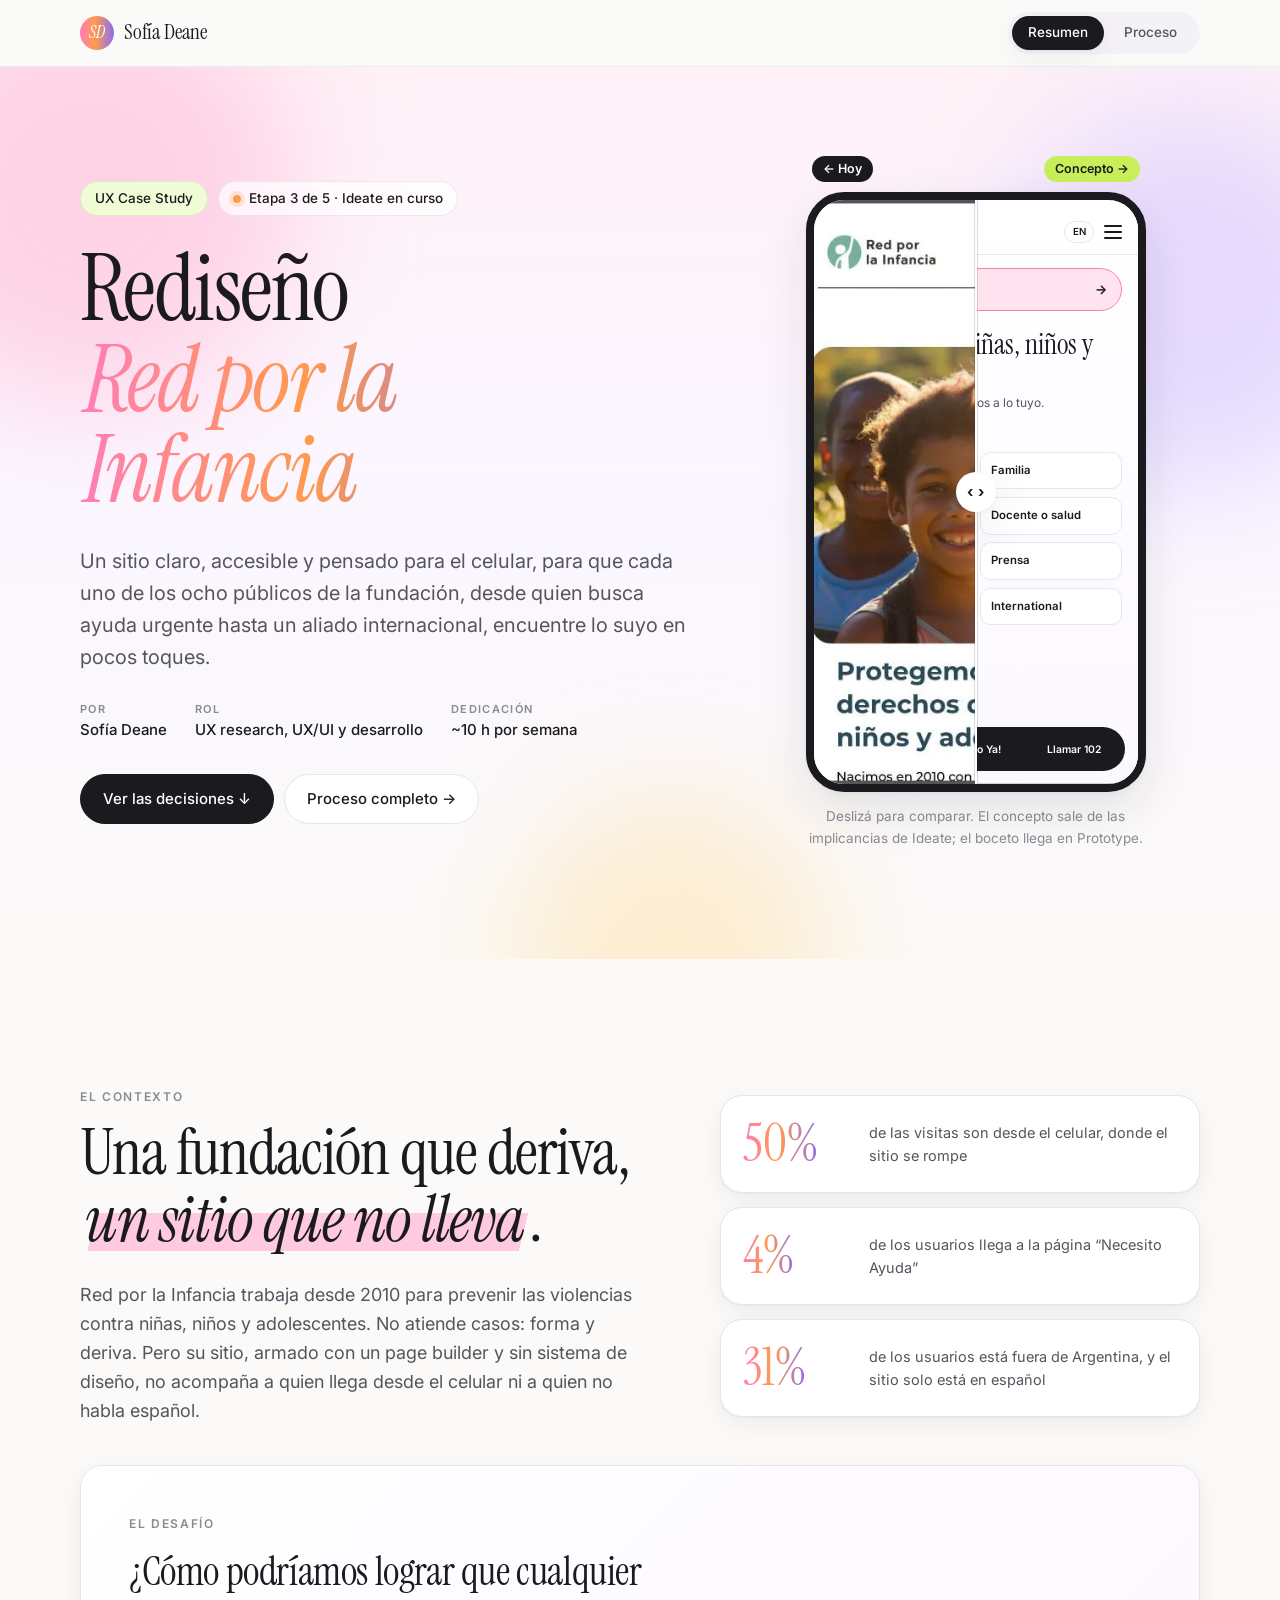
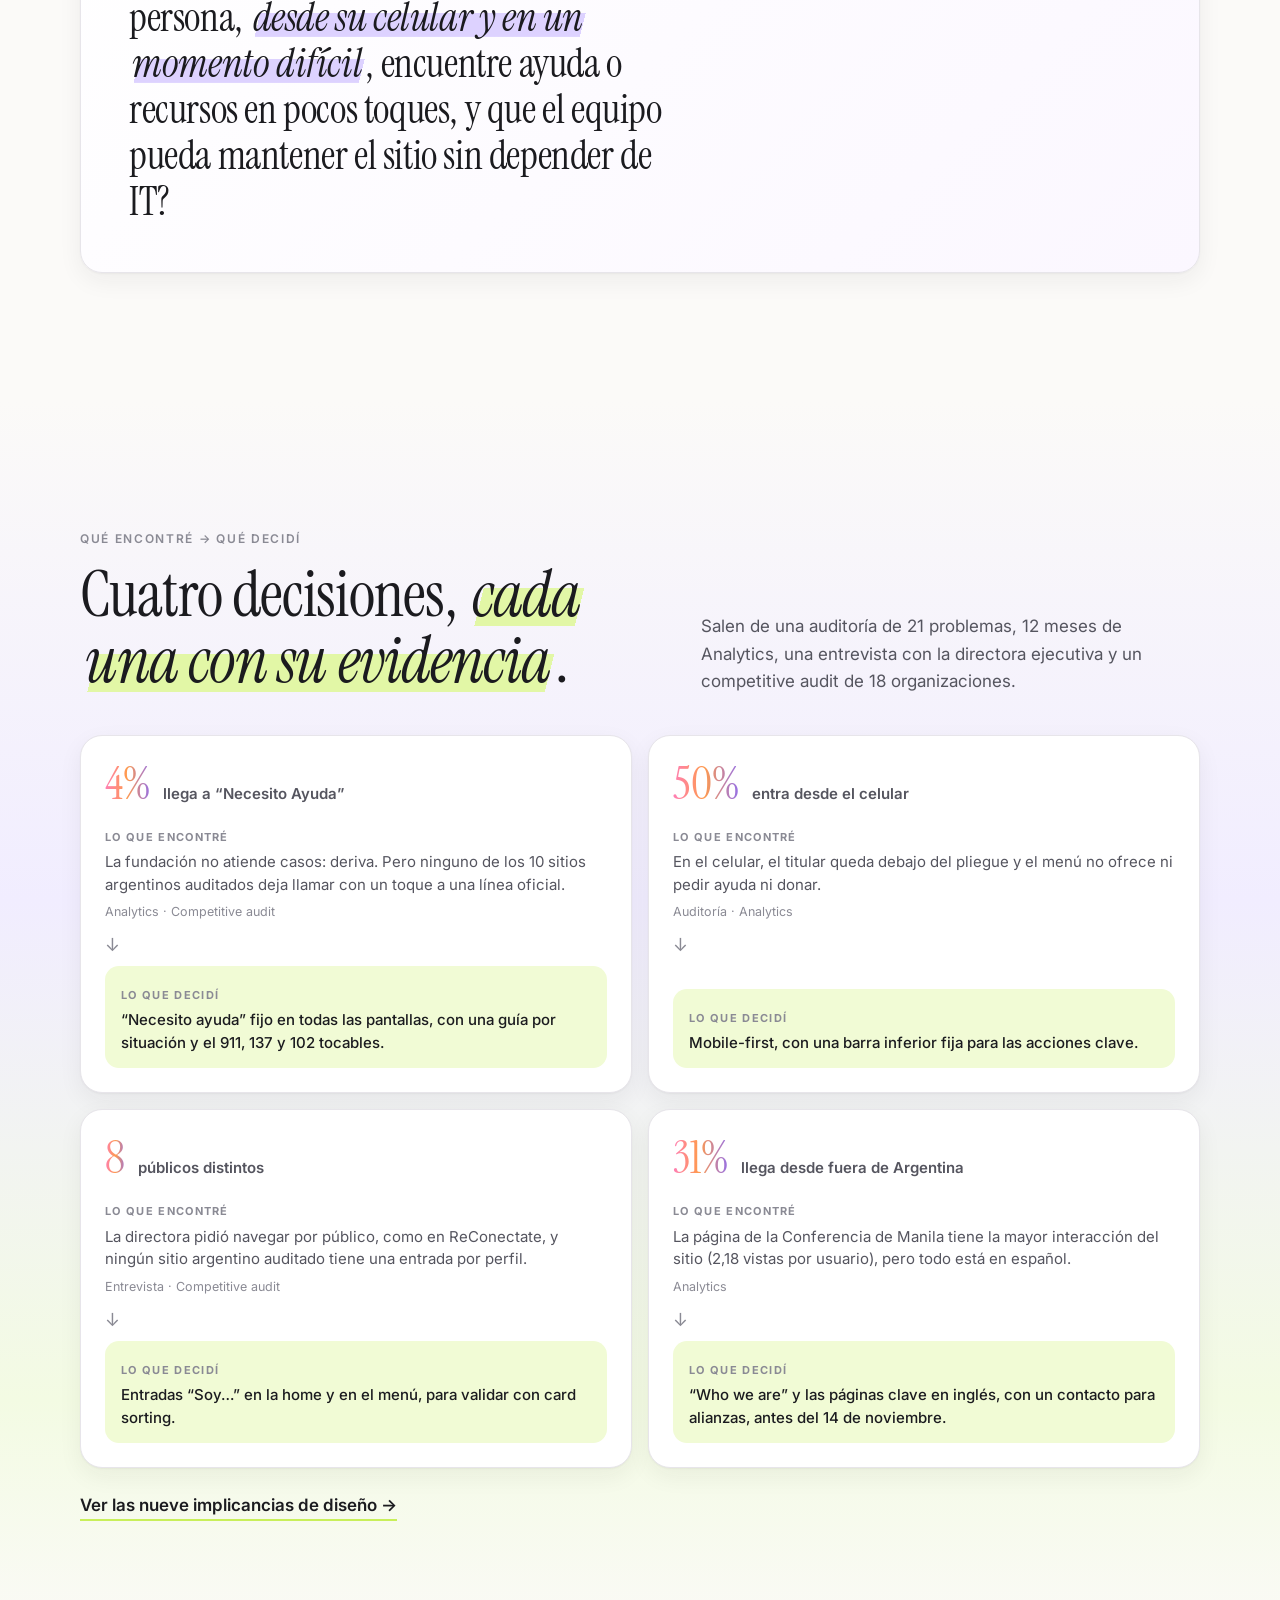
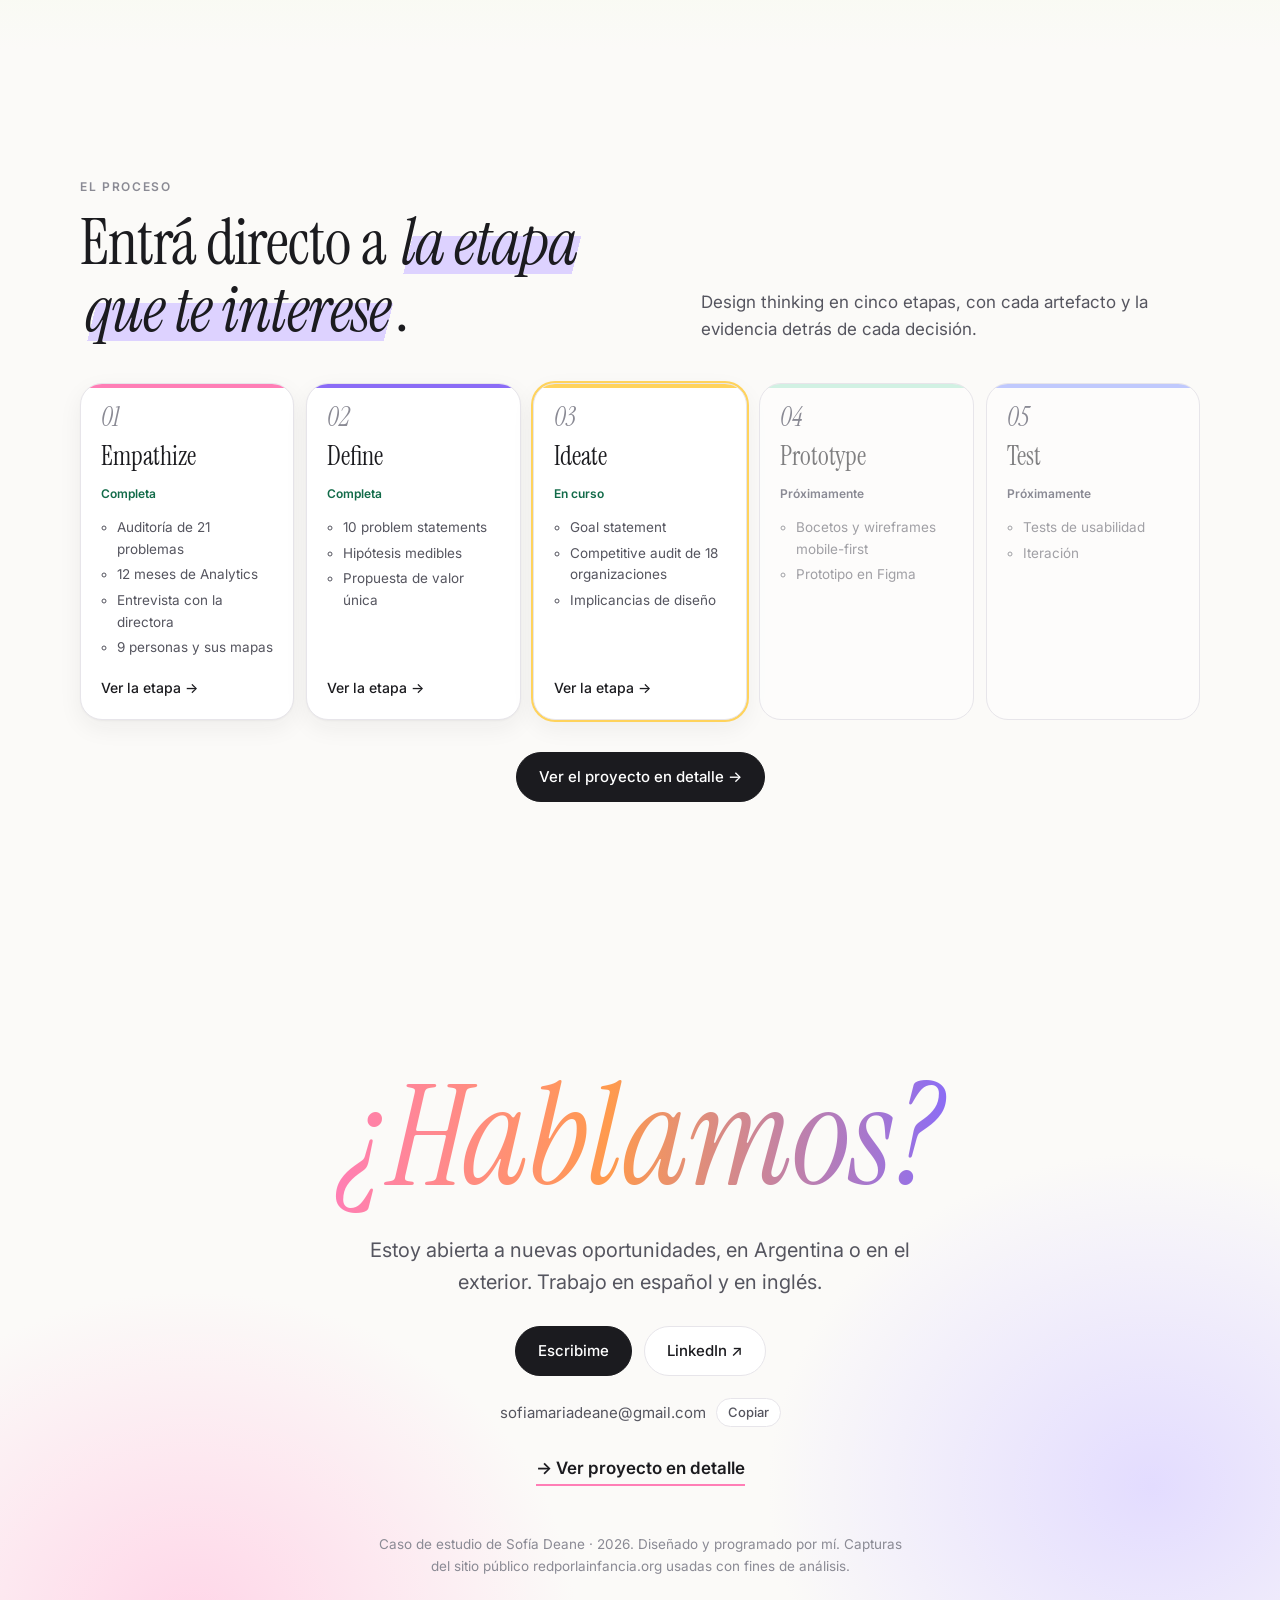
<file: index.html>
<!doctype html>
<html lang="es">
  <head>
    <meta charset="utf-8" />
    <meta name="viewport" content="width=device-width, initial-scale=1" />
    <title>Rediseño Red por la Infancia · UX Case Study · Sofía Deane</title>
    <meta
      name="description"
      content="Caso de estudio UX de Sofía Deane: rediseño mobile-first del sitio de Fundación Red por la Infancia, con design thinking."
    />
    <meta property="og:title" content="Rediseño Red por la Infancia · UX Case Study" />
    <meta
      property="og:description"
      content="Caso de estudio UX de Sofía Deane: rediseño mobile-first del sitio de Fundación Red por la Infancia, con design thinking."
    />
    <meta
      property="og:image"
      content="https://sofiadeane.github.io/redesign-Red-por-la-Infancia/assets/img/og-cover.jpg"
    />
    <link rel="icon" href="assets/img/favicon.svg" type="image/svg+xml" />
    <link rel="preconnect" href="https://fonts.googleapis.com" />
    <link rel="preconnect" href="https://fonts.gstatic.com" crossorigin />
    <link
      href="https://fonts.googleapis.com/css2?family=Instrument+Serif:ital@0;1&family=Inter:wght@400;500;600;700&display=swap"
      rel="stylesheet"
    />
    <!-- Estilos: tokens → base → componentes → layout → secciones -->
    <link rel="stylesheet" href="css/tokens.css" />
    <link rel="stylesheet" href="css/base.css" />
    <link rel="stylesheet" href="css/components.css" />
    <link rel="stylesheet" href="css/layout.css" />
    <link rel="stylesheet" href="css/sections/hero.css" />
    <link rel="stylesheet" href="css/sections/summary.css" />
    <link rel="stylesheet" href="css/sections/landing.css" />
  </head>
  <body>
    <a class="skip" href="#main">Saltar al contenido</a>
    <div class="progress" aria-hidden="true"><span id="progressBar"></span></div>

    <!-- ===== TOP BAR ===== -->
    <header class="topbar">
      <a class="brand" href="index.html" aria-label="Sofía Deane · inicio">
        <span class="brand__mark" aria-hidden="true">SD</span>
        <span class="brand__name">Sofía Deane</span>
      </a>
      <nav class="switch" aria-label="Vista del caso" data-switch>
        <a class="switch__link" href="index.html" aria-current="page">Resumen</a>
        <a class="switch__link" href="proceso.html">Proceso</a>
        <span class="switch__thumb" aria-hidden="true"></span>
      </nav>
    </header>

    <main id="main">
      <!-- ===== HERO ===== -->
      <section class="hero hero--split" id="top">
        <div class="orb orb--1" aria-hidden="true"></div>
        <div class="orb orb--2" aria-hidden="true"></div>
        <div class="orb orb--3" aria-hidden="true"></div>
        <div class="wrap hero__inner">
          <div class="hero__text">
            <div class="hero__tags">
              <span class="tag tag--lime">UX Case Study</span>
              <span class="tag tag--white"
                ><span class="dot dot--live"></span> <span id="heroStatus"></span
              ></span>
            </div>
            <h1 class="hero__title">Rediseño <em>Red por la Infancia</em></h1>
            <p class="hero__lead">
              Un sitio claro, accesible y pensado para el celular, para que cada uno de los ocho públicos de
              la fundación, desde quien busca ayuda urgente hasta un aliado internacional, encuentre lo suyo
              en pocos toques.
            </p>
            <dl class="byline">
              <div>
                <dt>Por</dt>
                <dd>Sofía Deane</dd>
              </div>
              <div>
                <dt>Rol</dt>
                <dd>UX research, UX/UI y desarrollo</dd>
              </div>
              <div>
                <dt>Dedicación</dt>
                <dd>~10 h por semana</dd>
              </div>
            </dl>
            <div class="hero__ctas">
              <a class="btn" href="#decisiones">Ver las decisiones ↓</a>
              <a class="btn btn--ghost" href="proceso.html">Proceso completo →</a>
            </div>
          </div>

          <figure class="ba" data-ba style="--pos: 50%">
            <div class="ba__tags" aria-hidden="true">
              <span class="ba__tag ba__tag--before">← Hoy</span>
              <span class="ba__tag ba__tag--after">Concepto →</span>
            </div>
            <div class="ba__frame">
              <img
                class="ba__before"
                src="assets/img/audit/09-mobile-home-headline-below-fold-no-ctas.webp"
                alt="Home actual de Red por la Infancia en el celular: el titular queda debajo de la foto y no hay accesos a pedir ayuda"
                width="390"
                height="688"
              />
              <div class="ba__after">
                <div class="concept" aria-hidden="true">
                  <div class="concept__bar">
                    <span class="concept__logo"><i></i>Red por la Infancia</span>
                    <span class="concept__lang">EN</span>
                    <span class="concept__menu"><i></i><i></i><i></i></span>
                  </div>
                  <div class="concept__help">Necesito ayuda <b>→</b></div>
                  <p class="concept__title">Protegemos a niñas, niños y adolescentes</p>
                  <p class="concept__lead">Elegí quién sos y te llevamos a lo tuyo.</p>
                  <p class="concept__label">Soy…</p>
                  <ul class="concept__grid">
                    <li class="is-hot">Busco ayuda</li>
                    <li>Familia</li>
                    <li>Adolescente</li>
                    <li>Docente o salud</li>
                    <li>Donante</li>
                    <li>Prensa</li>
                    <li>Academia</li>
                    <li>International</li>
                  </ul>
                  <div class="concept__dock">
                    <span class="is-hot">Ayuda</span>
                    <span>Bajalo Ya!</span>
                    <span>Llamar 102</span>
                  </div>
                </div>
              </div>
              <span class="ba__handle" aria-hidden="true"><span>‹ ›</span></span>
              <input
                class="ba__range"
                type="range"
                min="0"
                max="100"
                value="50"
                aria-label="Comparar la home actual con el concepto del rediseño"
              />
            </div>
            <figcaption class="ba__cap">
              Deslizá para comparar. El concepto sale de las implicancias de Ideate; el boceto llega en
              Prototype.
            </figcaption>
          </figure>
        </div>
      </section>

      <!-- ===== CONTEXTO Y DESAFÍO ===== -->
      <section class="section context" id="contexto">
        <div class="wrap">
          <div class="context__grid">
            <div>
              <p class="eyebrow">El contexto</p>
              <h2 class="h2">
                Una fundación que deriva, <mark class="hl hl--pink">un sitio que no lleva</mark>.
              </h2>
              <p class="context__lead">
                Red por la Infancia trabaja desde 2010 para prevenir las violencias contra niñas, niños y
                adolescentes. No atiende casos: forma y deriva. Pero su sitio, armado con un page builder y
                sin sistema de diseño, no acompaña a quien llega desde el celular ni a quien no habla español.
              </p>
            </div>
            <div class="kpis kpis--stack">
              <div class="kpi card">
                <span class="kpi__num" data-count="50" data-suffix="%">50%</span>
                <span class="kpi__label">de las visitas son desde el celular, donde el sitio se rompe</span>
              </div>
              <div class="kpi card">
                <span class="kpi__num" data-count="4" data-suffix="%">4%</span>
                <span class="kpi__label">de los usuarios llega a la página “Necesito Ayuda”</span>
              </div>
              <div class="kpi card">
                <span class="kpi__num" data-count="31" data-suffix="%">31%</span>
                <span class="kpi__label"
                  >de los usuarios está fuera de Argentina, y el sitio solo está en español</span
                >
              </div>
            </div>
          </div>

          <div class="summary__challenge card">
            <p class="eyebrow">El desafío</p>
            <blockquote class="challenge__quote">
              ¿Cómo podríamos lograr que cualquier persona,
              <mark class="hl hl--purple">desde su celular y en un momento difícil</mark>, encuentre ayuda o
              recursos en pocos toques, y que el equipo pueda mantener el sitio sin depender de IT?
            </blockquote>
          </div>
        </div>
      </section>

      <!-- ===== QUÉ ENCONTRÉ → QUÉ DECIDÍ ===== -->
      <section class="section section--grad-b" id="decisiones">
        <div class="wrap">
          <div class="section-head">
            <div>
              <p class="eyebrow">Qué encontré → qué decidí</p>
              <h2 class="h2">
                Cuatro decisiones, <mark class="hl hl--lime">cada una con su evidencia</mark>.
              </h2>
            </div>
            <p class="section-head__aside">
              Salen de una auditoría de 21 problemas, 12 meses de Analytics, una entrevista con la directora
              ejecutiva y un competitive audit de 18 organizaciones.
            </p>
          </div>
          <div class="decisions">
            <article class="decision card">
              <p class="decision__data"><span>4%</span> llega a “Necesito Ayuda”</p>
              <div class="decision__step">
                <span class="decision__label">Lo que encontré</span>
                <p>
                  La fundación no atiende casos: deriva. Pero ninguno de los 10 sitios argentinos auditados
                  deja llamar con un toque a una línea oficial.
                </p>
                <span class="decision__src">Analytics · Competitive audit</span>
              </div>
              <span class="decision__arrow" aria-hidden="true">↓</span>
              <div class="decision__step decision__step--do">
                <span class="decision__label">Lo que decidí</span>
                <p>
                  “Necesito ayuda” fijo en todas las pantallas, con una guía por situación y el 911, 137 y 102
                  tocables.
                </p>
              </div>
            </article>
            <article class="decision card">
              <p class="decision__data"><span>50%</span> entra desde el celular</p>
              <div class="decision__step">
                <span class="decision__label">Lo que encontré</span>
                <p>
                  En el celular, el titular queda debajo del pliegue y el menú no ofrece ni pedir ayuda ni
                  donar.
                </p>
                <span class="decision__src">Auditoría · Analytics</span>
              </div>
              <span class="decision__arrow" aria-hidden="true">↓</span>
              <div class="decision__step decision__step--do">
                <span class="decision__label">Lo que decidí</span>
                <p>Mobile-first, con una barra inferior fija para las acciones clave.</p>
              </div>
            </article>
            <article class="decision card">
              <p class="decision__data"><span>8</span> públicos distintos</p>
              <div class="decision__step">
                <span class="decision__label">Lo que encontré</span>
                <p>
                  La directora pidió navegar por público, como en ReConectate, y ningún sitio argentino
                  auditado tiene una entrada por perfil.
                </p>
                <span class="decision__src">Entrevista · Competitive audit</span>
              </div>
              <span class="decision__arrow" aria-hidden="true">↓</span>
              <div class="decision__step decision__step--do">
                <span class="decision__label">Lo que decidí</span>
                <p>Entradas “Soy…” en la home y en el menú, para validar con card sorting.</p>
              </div>
            </article>
            <article class="decision card">
              <p class="decision__data"><span>31%</span> llega desde fuera de Argentina</p>
              <div class="decision__step">
                <span class="decision__label">Lo que encontré</span>
                <p>
                  La página de la Conferencia de Manila tiene la mayor interacción del sitio (2,18 vistas por
                  usuario), pero todo está en español.
                </p>
                <span class="decision__src">Analytics</span>
              </div>
              <span class="decision__arrow" aria-hidden="true">↓</span>
              <div class="decision__step decision__step--do">
                <span class="decision__label">Lo que decidí</span>
                <p>
                  “Who we are” y las páginas clave en inglés, con un contacto para alianzas, antes del 14 de
                  noviembre.
                </p>
              </div>
            </article>
          </div>
          <a class="decisions__more" href="proceso.html#implicancias"
            >Ver las nueve implicancias de diseño →</a
          >
        </div>
      </section>

      <!-- ===== ACCESO DIRECTO AL PROCESO ===== -->
      <section class="section access" id="proceso">
        <div class="wrap">
          <div class="section-head">
            <div>
              <p class="eyebrow">El proceso</p>
              <h2 class="h2">Entrá directo a <mark class="hl hl--purple">la etapa que te interese</mark>.</h2>
            </div>
            <p class="section-head__aside">
              Design thinking en cinco etapas, con cada artefacto y la evidencia detrás de cada decisión.
            </p>
          </div>
          <ol class="timeline" id="stageCards"></ol>
          <a class="btn access__btn" href="proceso.html">Ver el proyecto en detalle →</a>
        </div>
      </section>
    </main>

    <footer class="footer" id="contacto">
      <div class="wrap footer__inner">
        <h2 class="footer__big">¿Hablamos?</h2>
        <p class="footer__lead">
          Estoy abierta a nuevas oportunidades, en Argentina o en el exterior. Trabajo en español y en inglés.
        </p>
        <div class="footer__links">
          <a class="btn" href="mailto:sofiamariadeane@gmail.com">Escribime</a>
          <a
            class="btn btn--ghost"
            href="https://www.linkedin.com/in/sofia-maria-deane-5a7285275"
            target="_blank"
            rel="noopener"
            >LinkedIn ↗</a
          >
        </div>
        <p class="footer__mail">
          <span>sofiamariadeane@gmail.com</span>
          <button class="footer__copy" type="button" data-copy="sofiamariadeane@gmail.com" aria-live="polite">
            Copiar
          </button>
        </p>
        <a class="footer__next" href="proceso.html">→ Ver proyecto en detalle</a>
        <p class="footer__small">
          Caso de estudio de Sofía Deane · 2026. Diseñado y programado por mí. Capturas del sitio público
          redporlainfancia.org usadas con fines de análisis.
        </p>
      </div>
    </footer>

    <script type="module" src="js/landing.js"></script>
  </body>
</html>
</file>
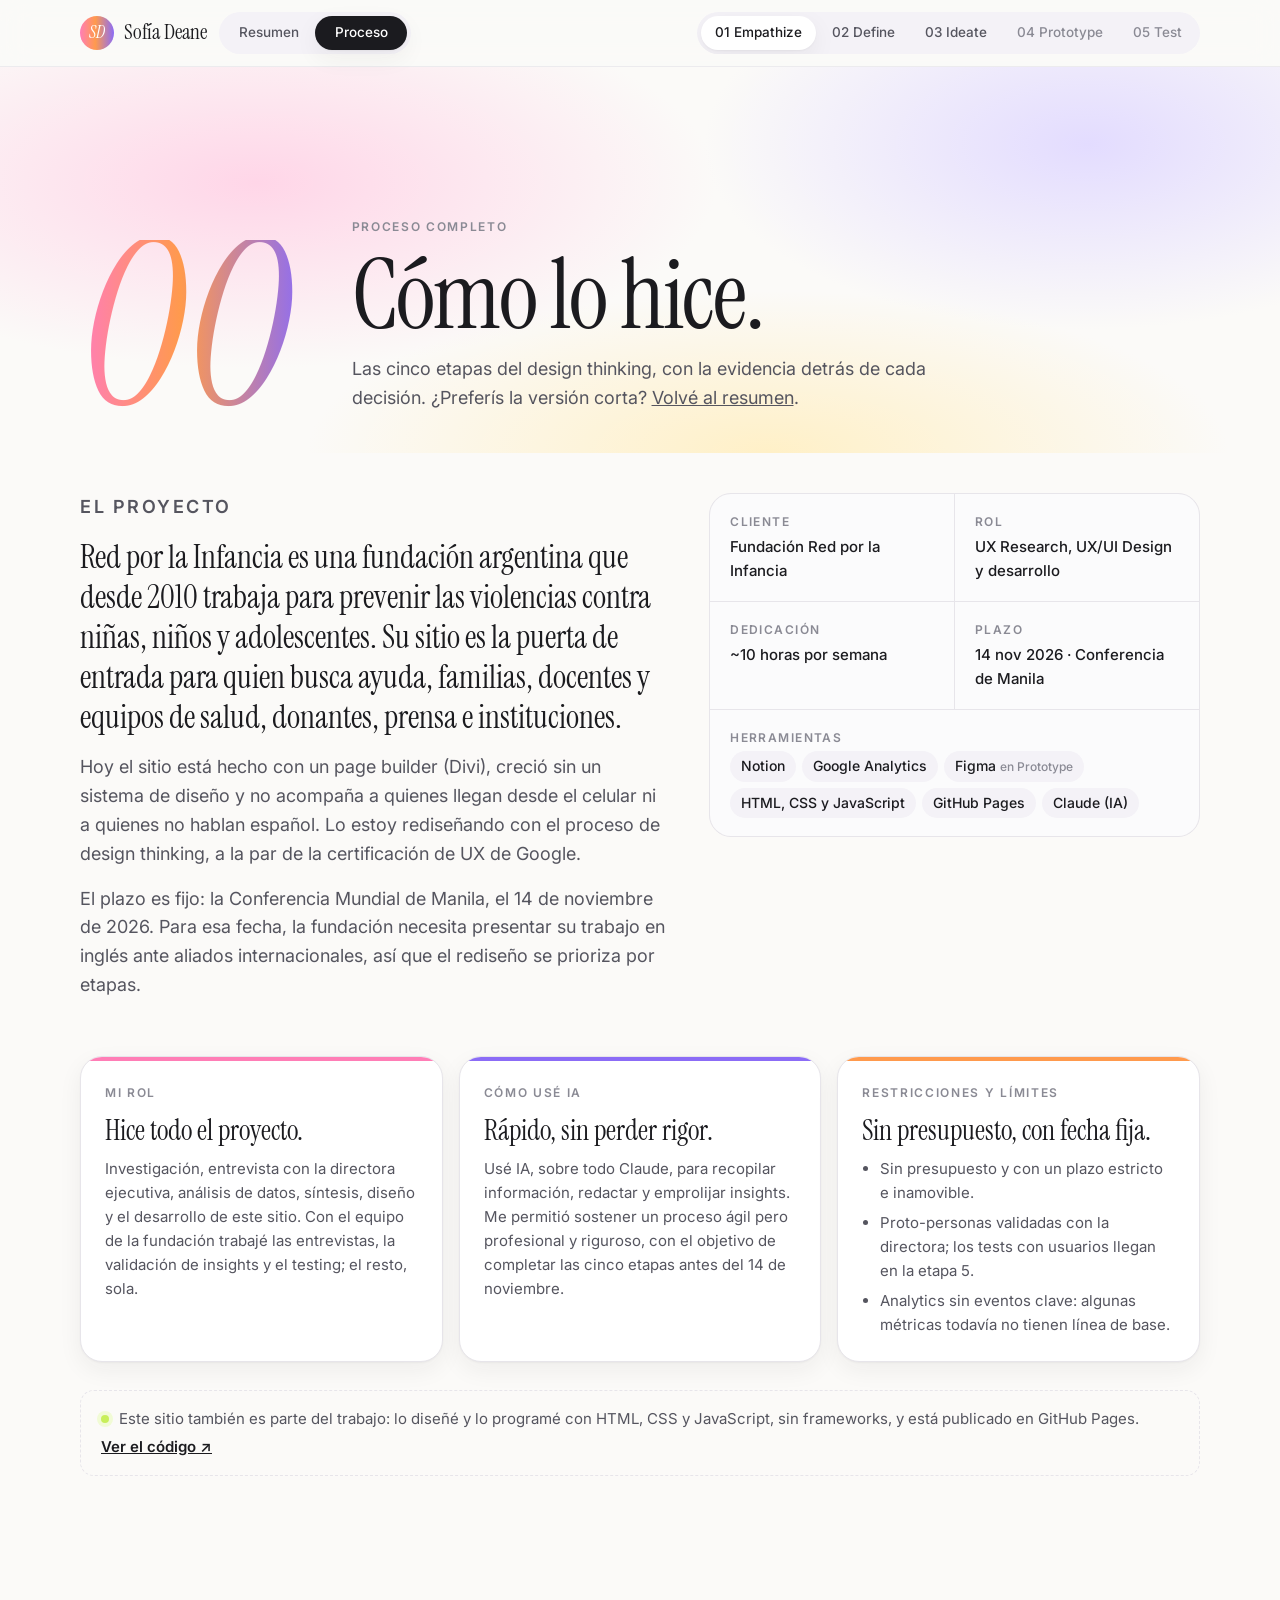
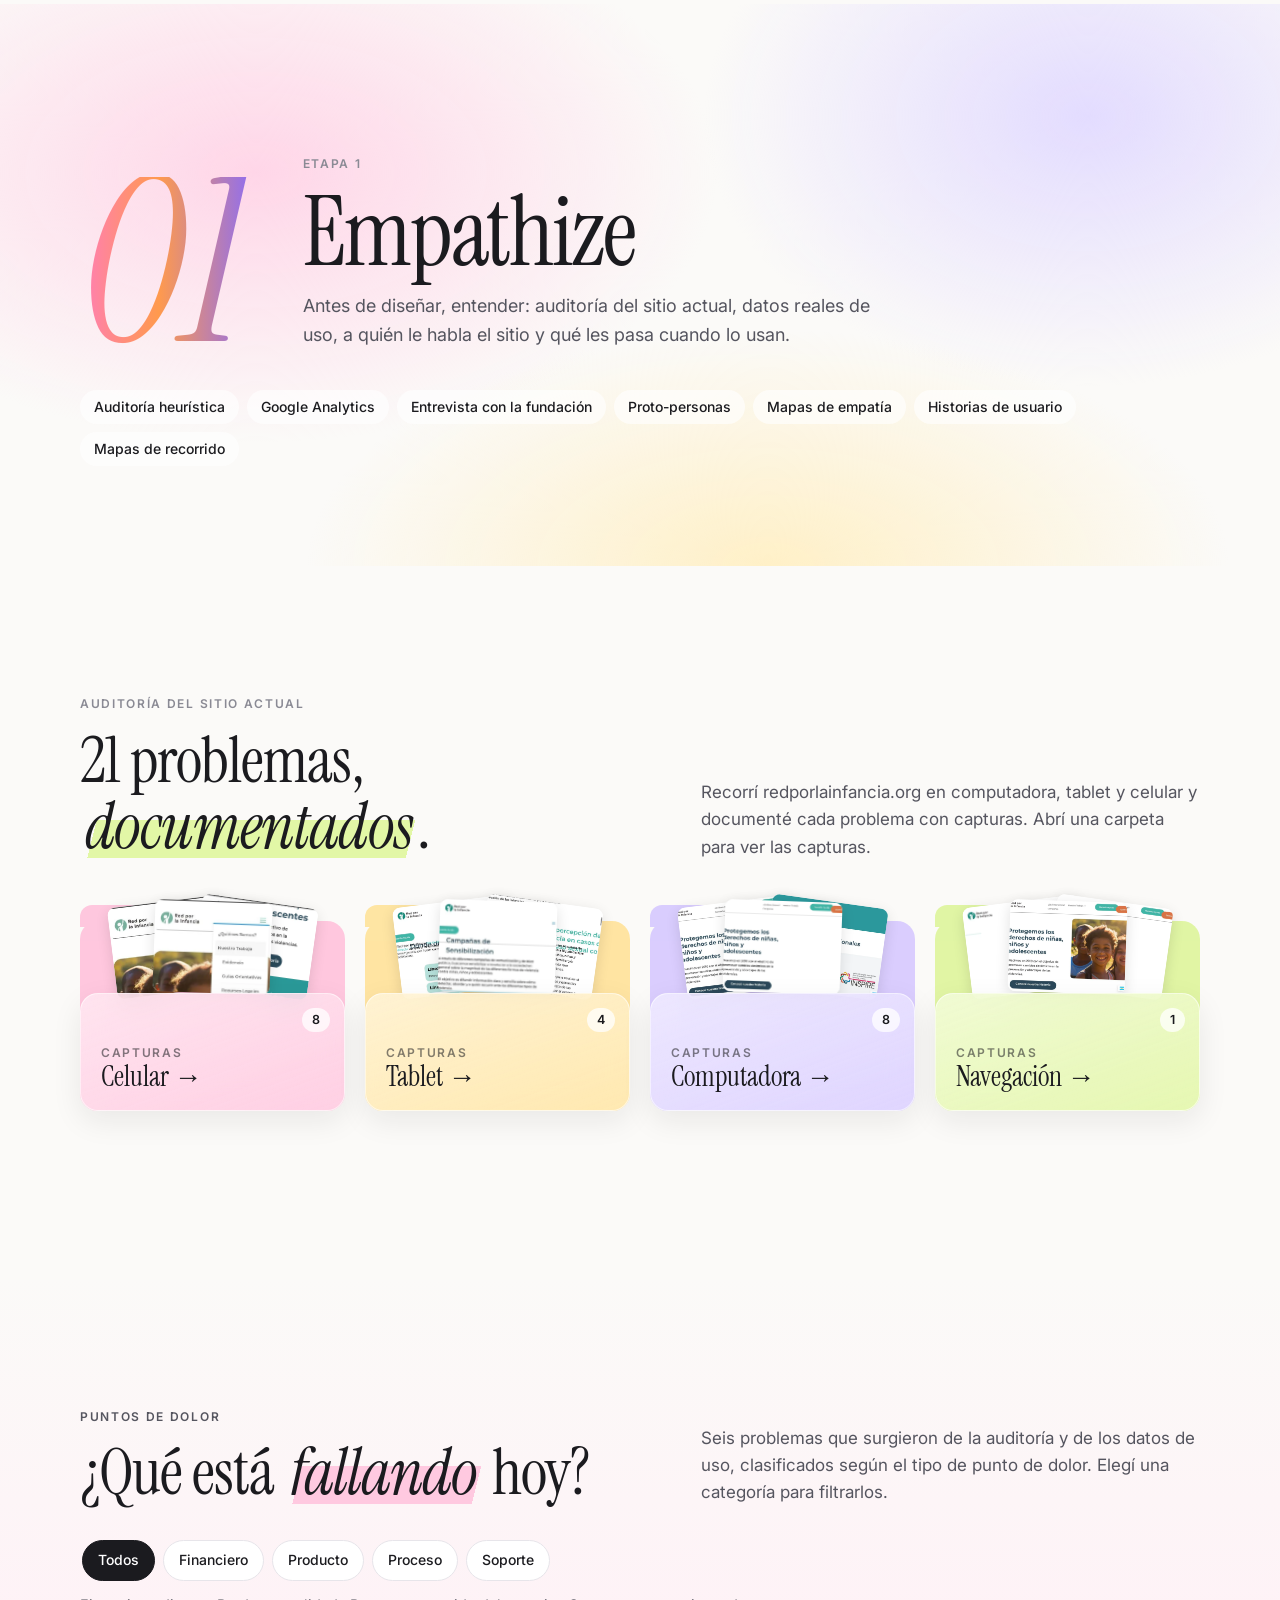
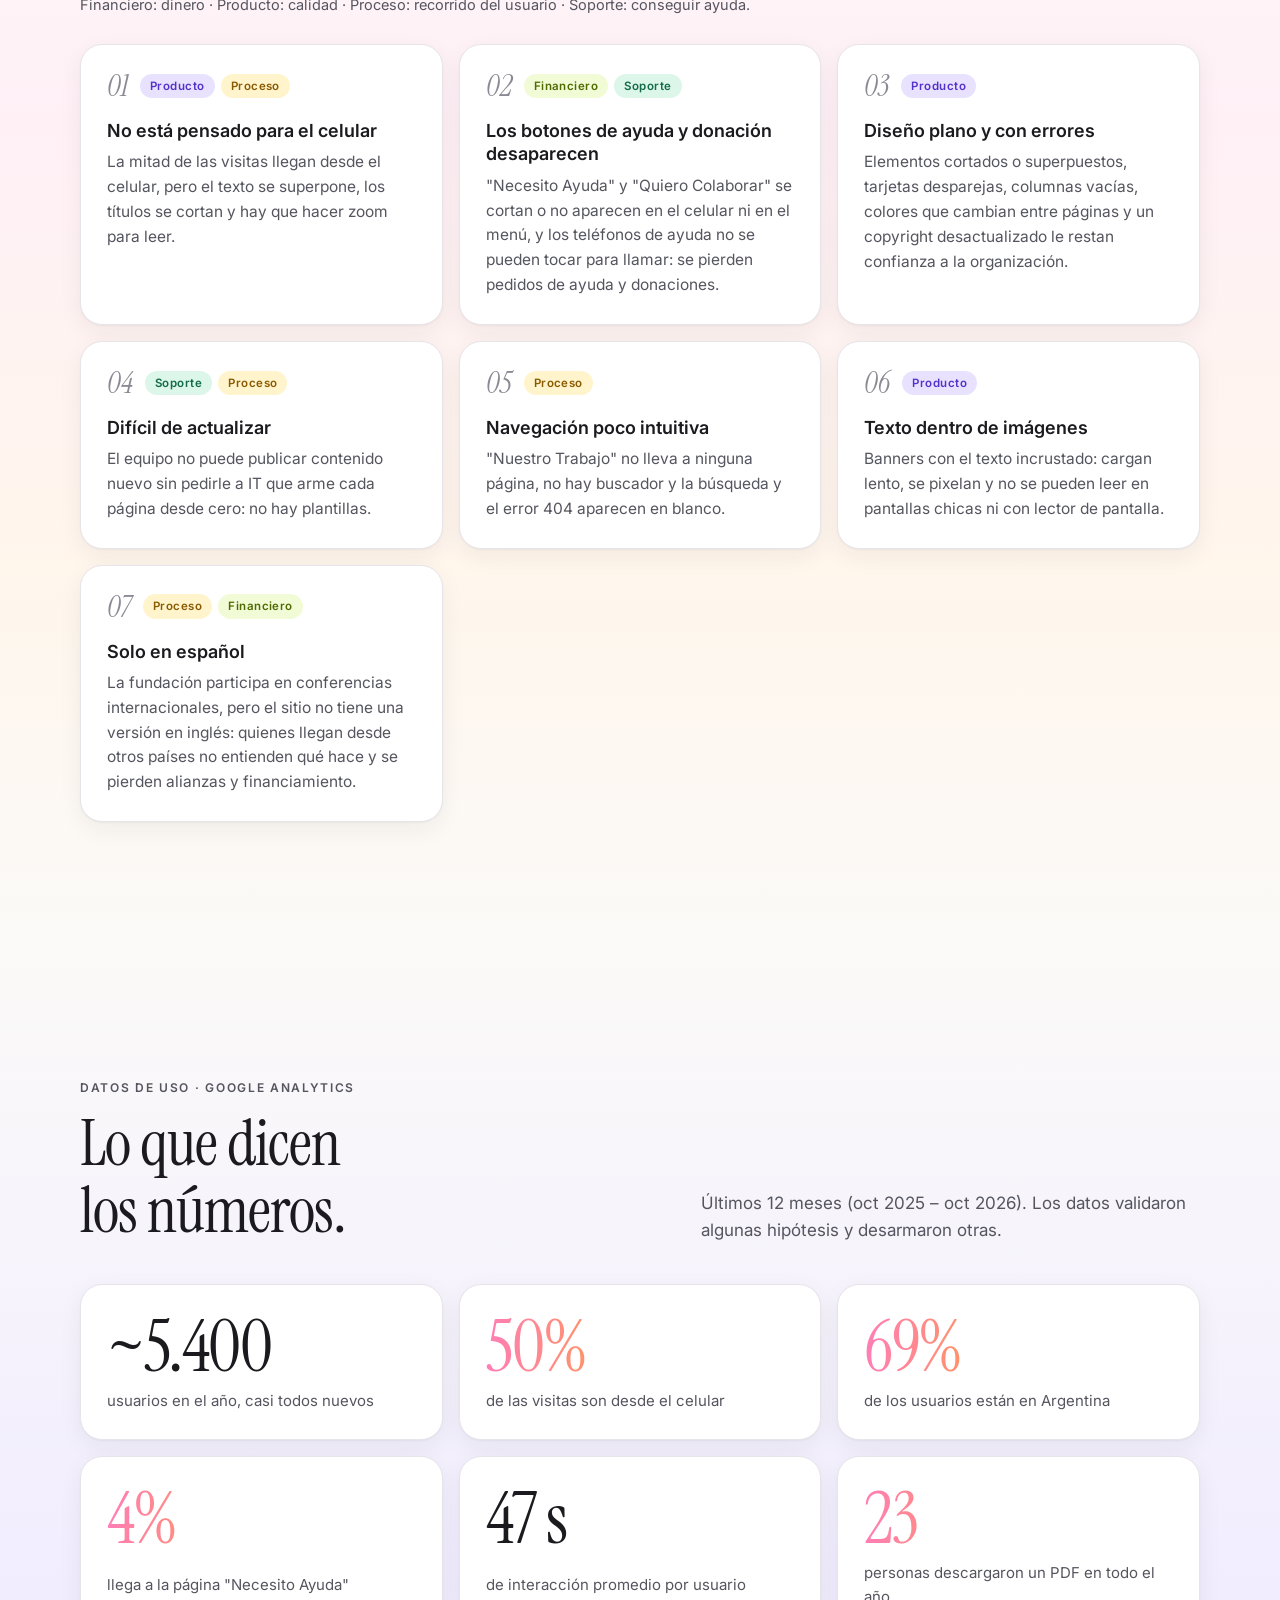
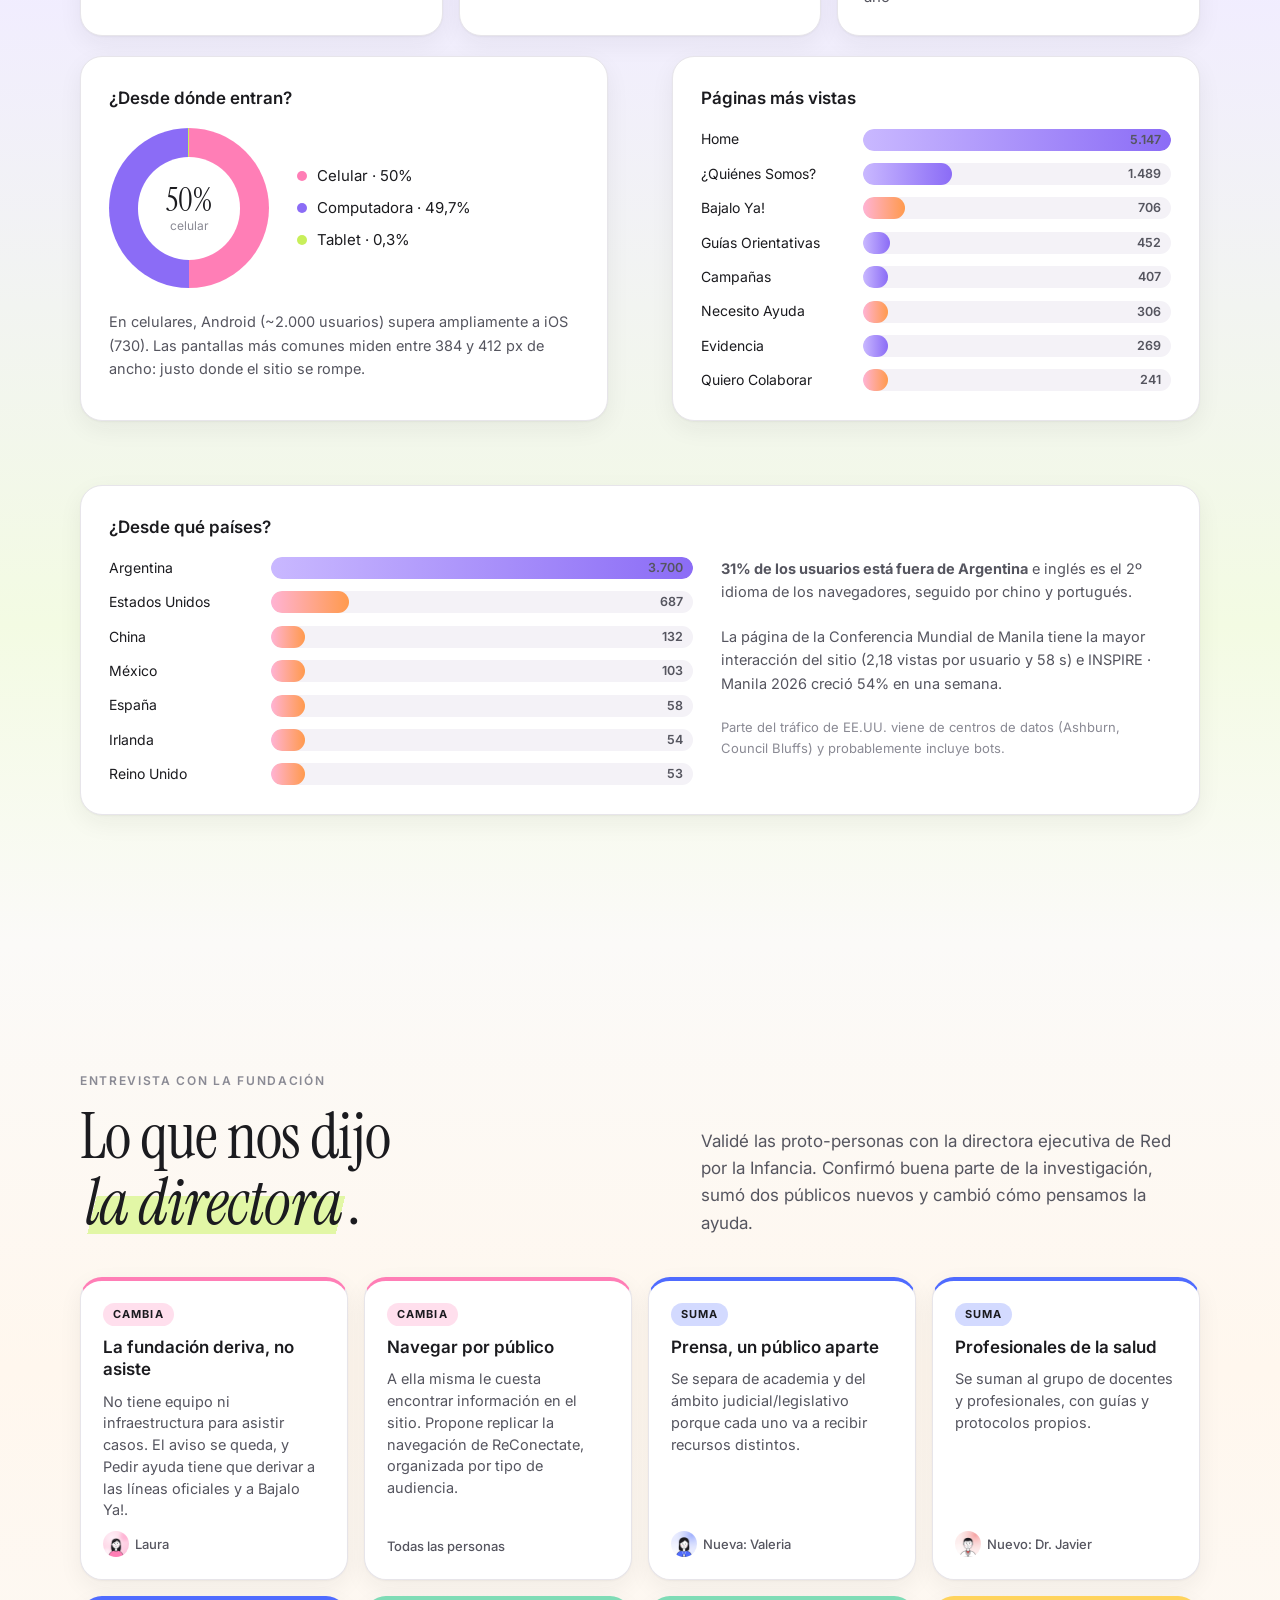
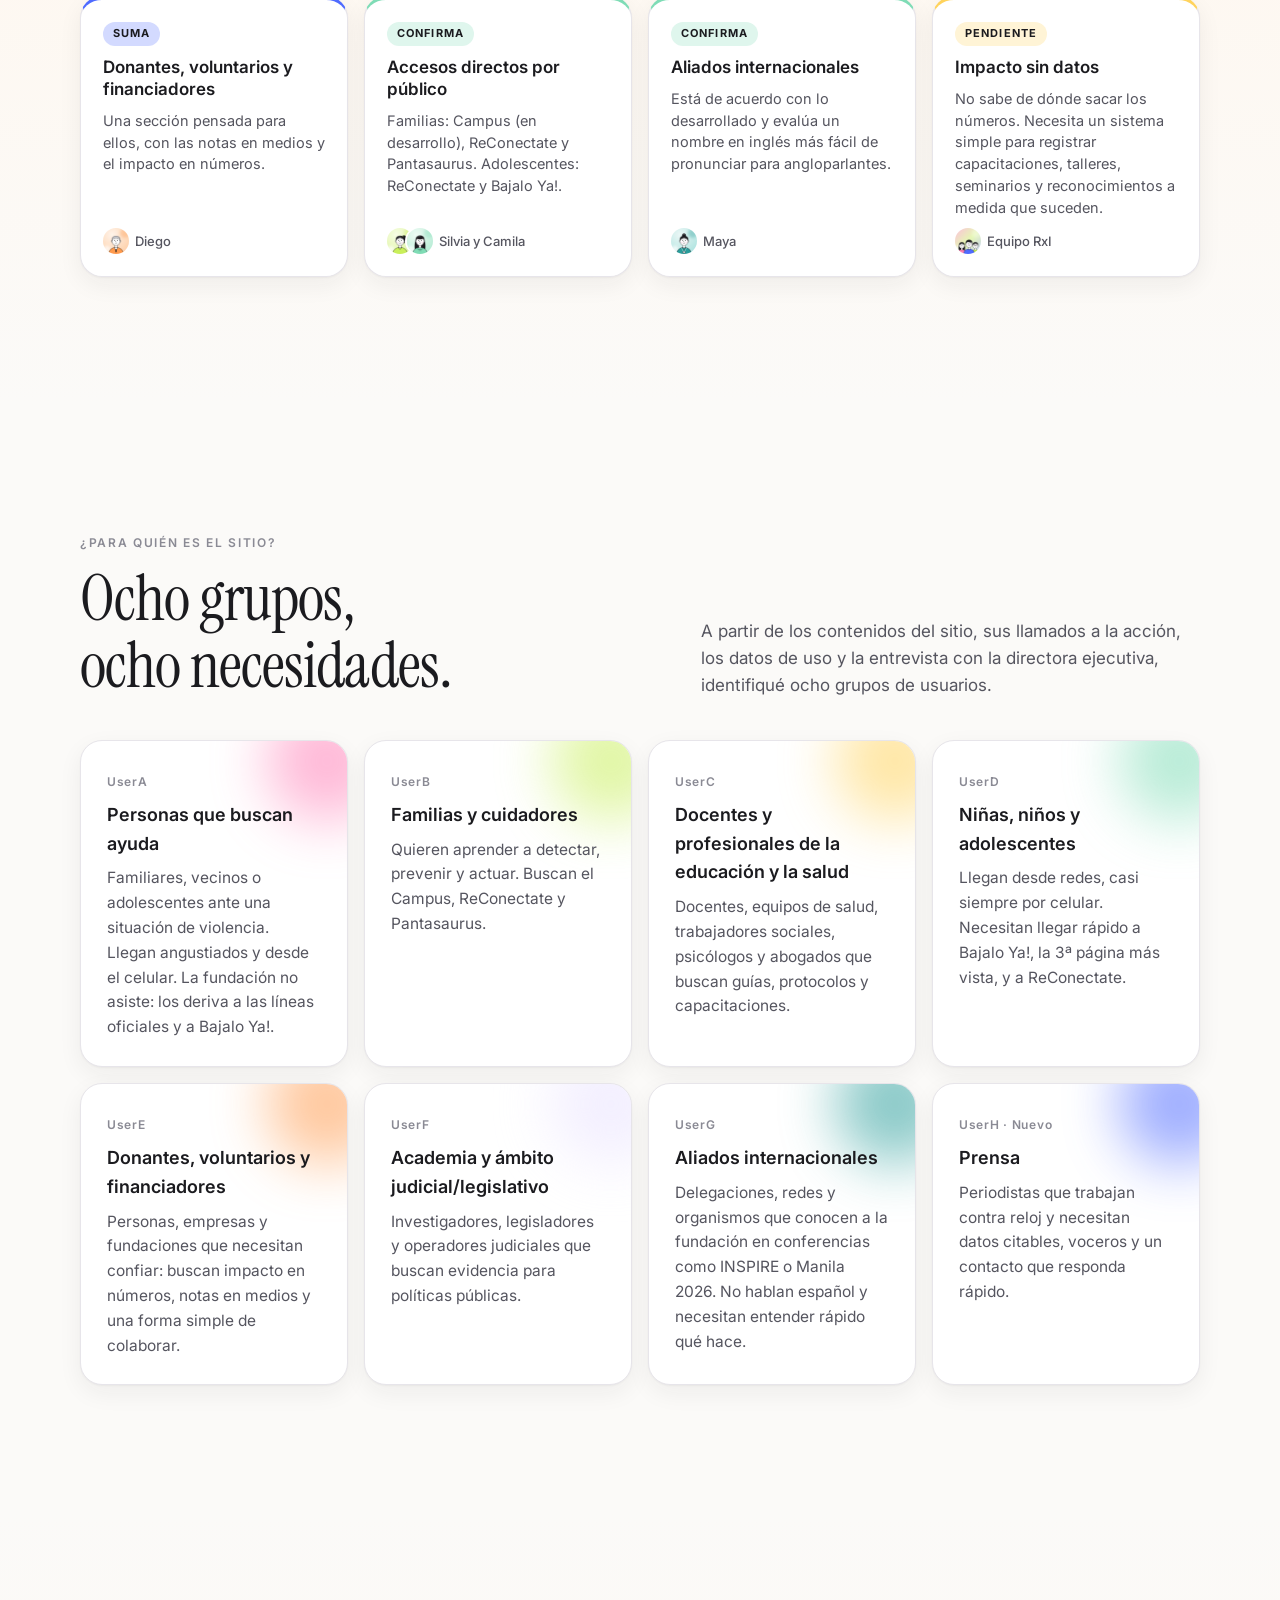
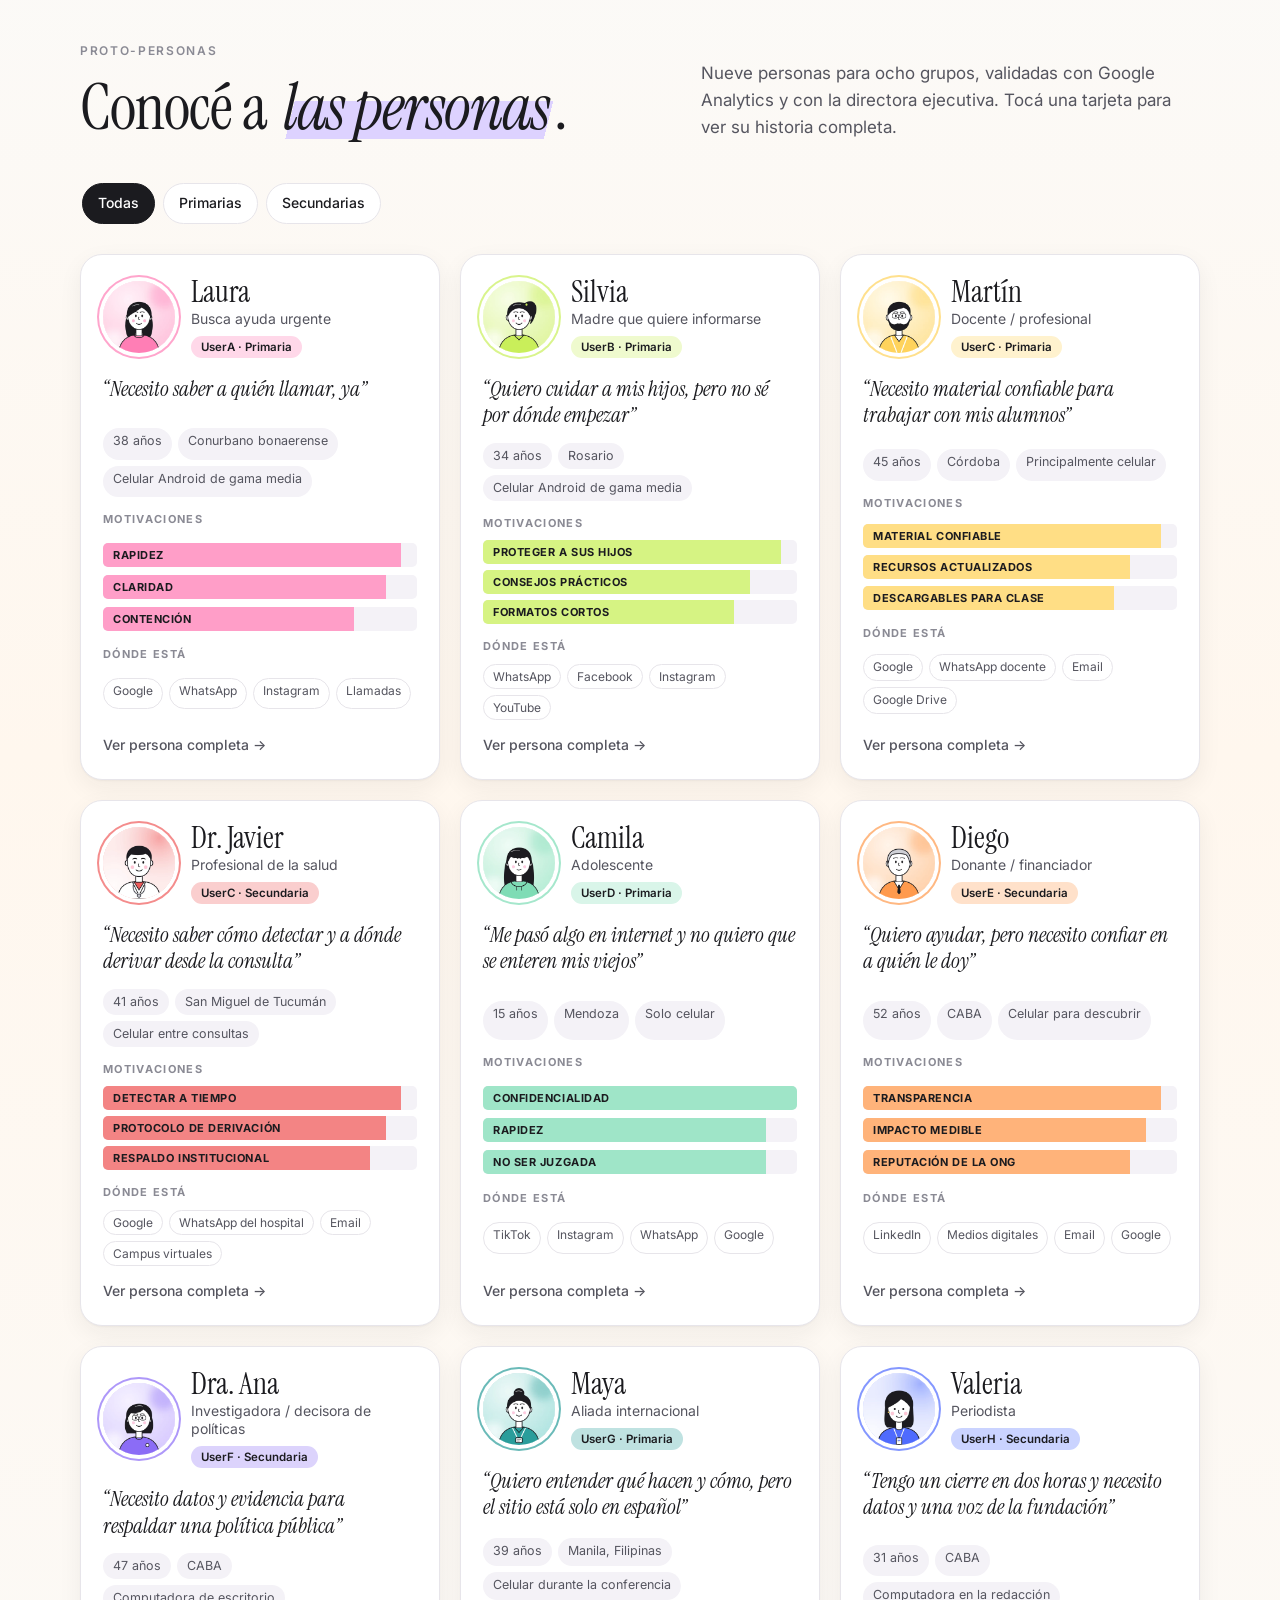
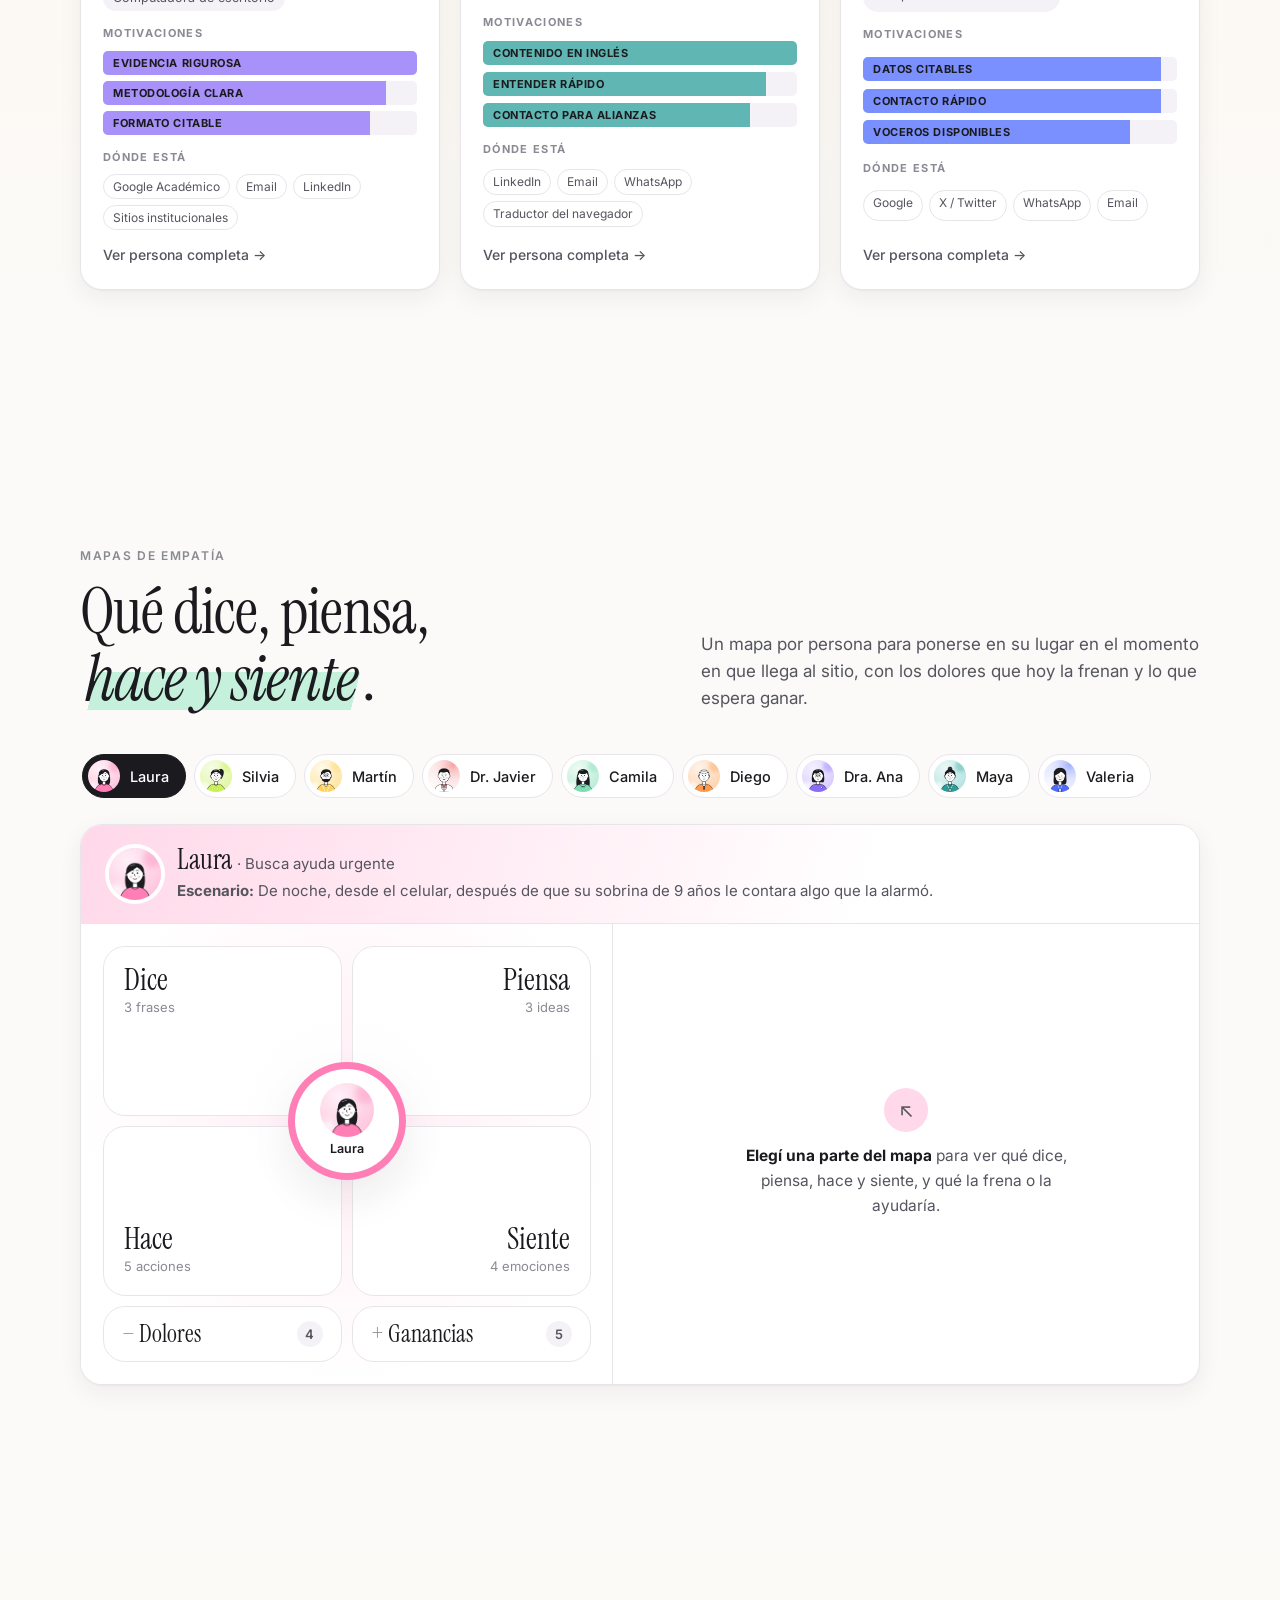
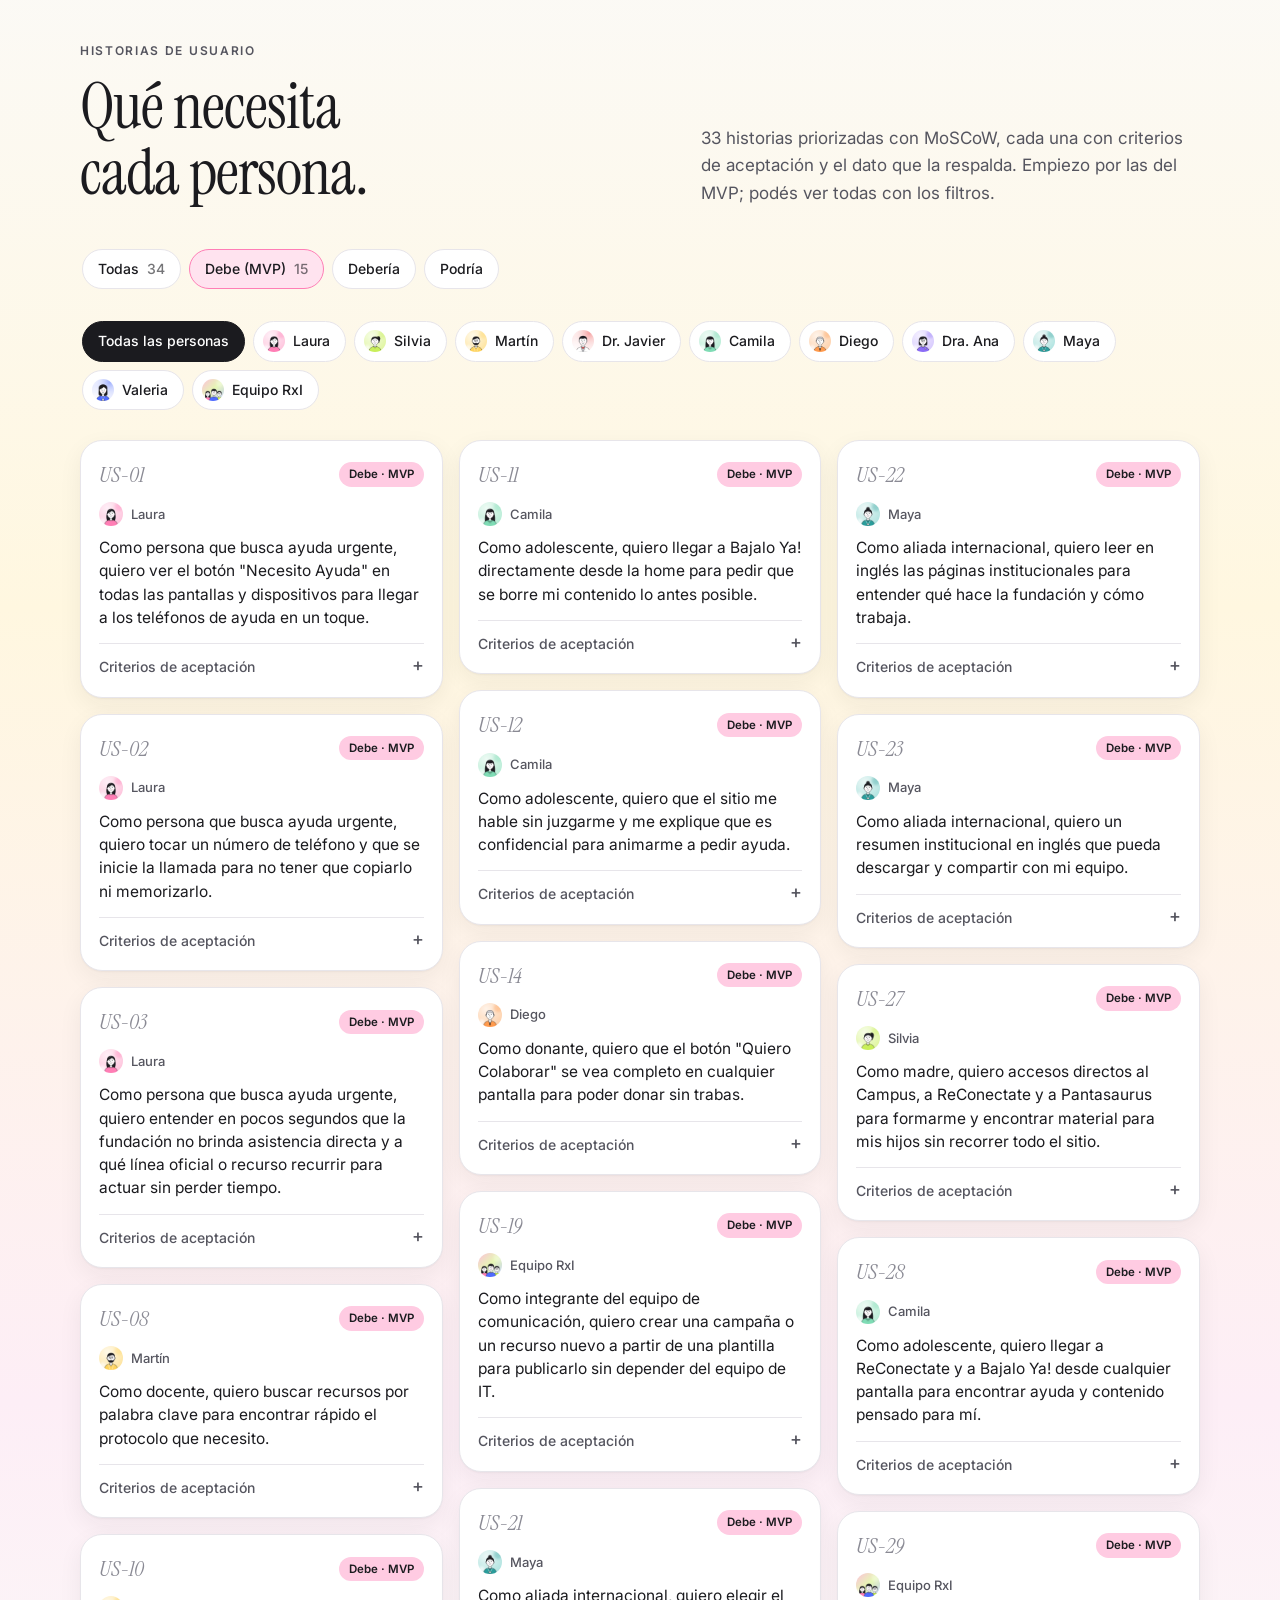
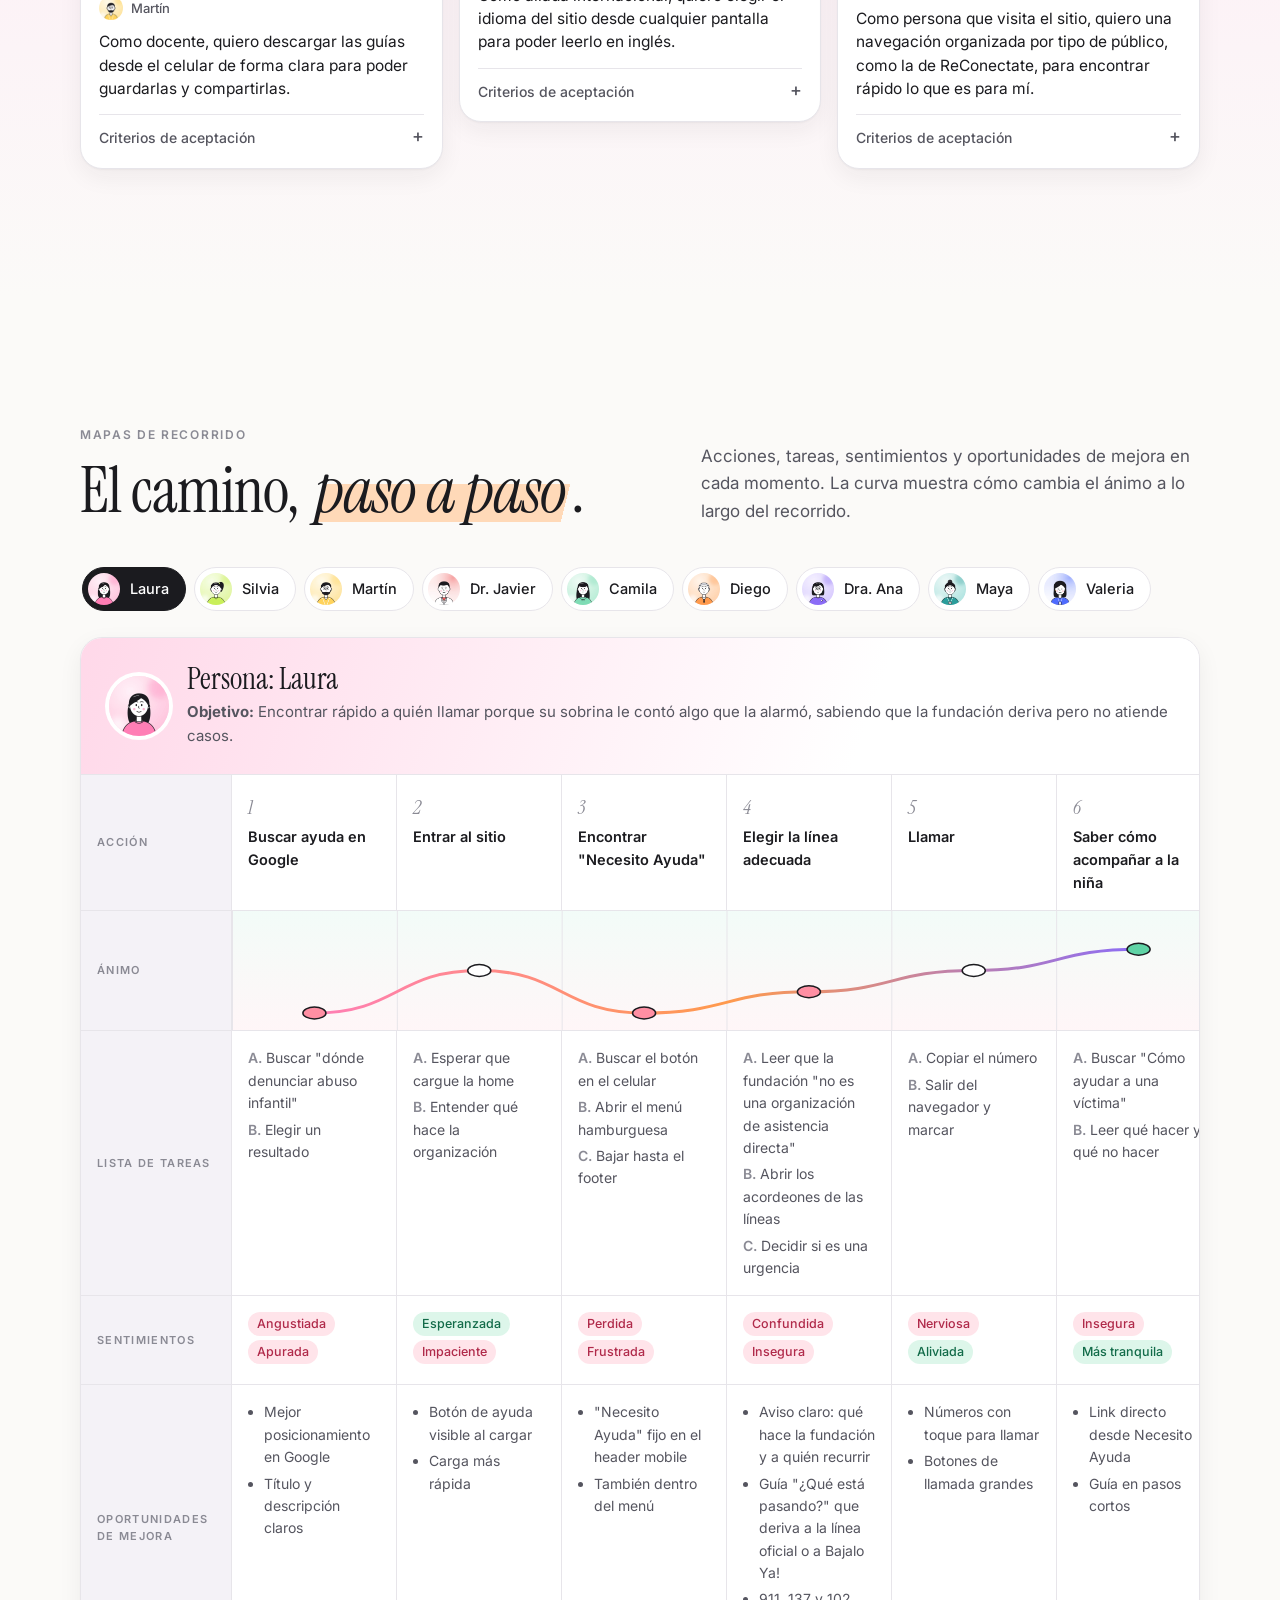
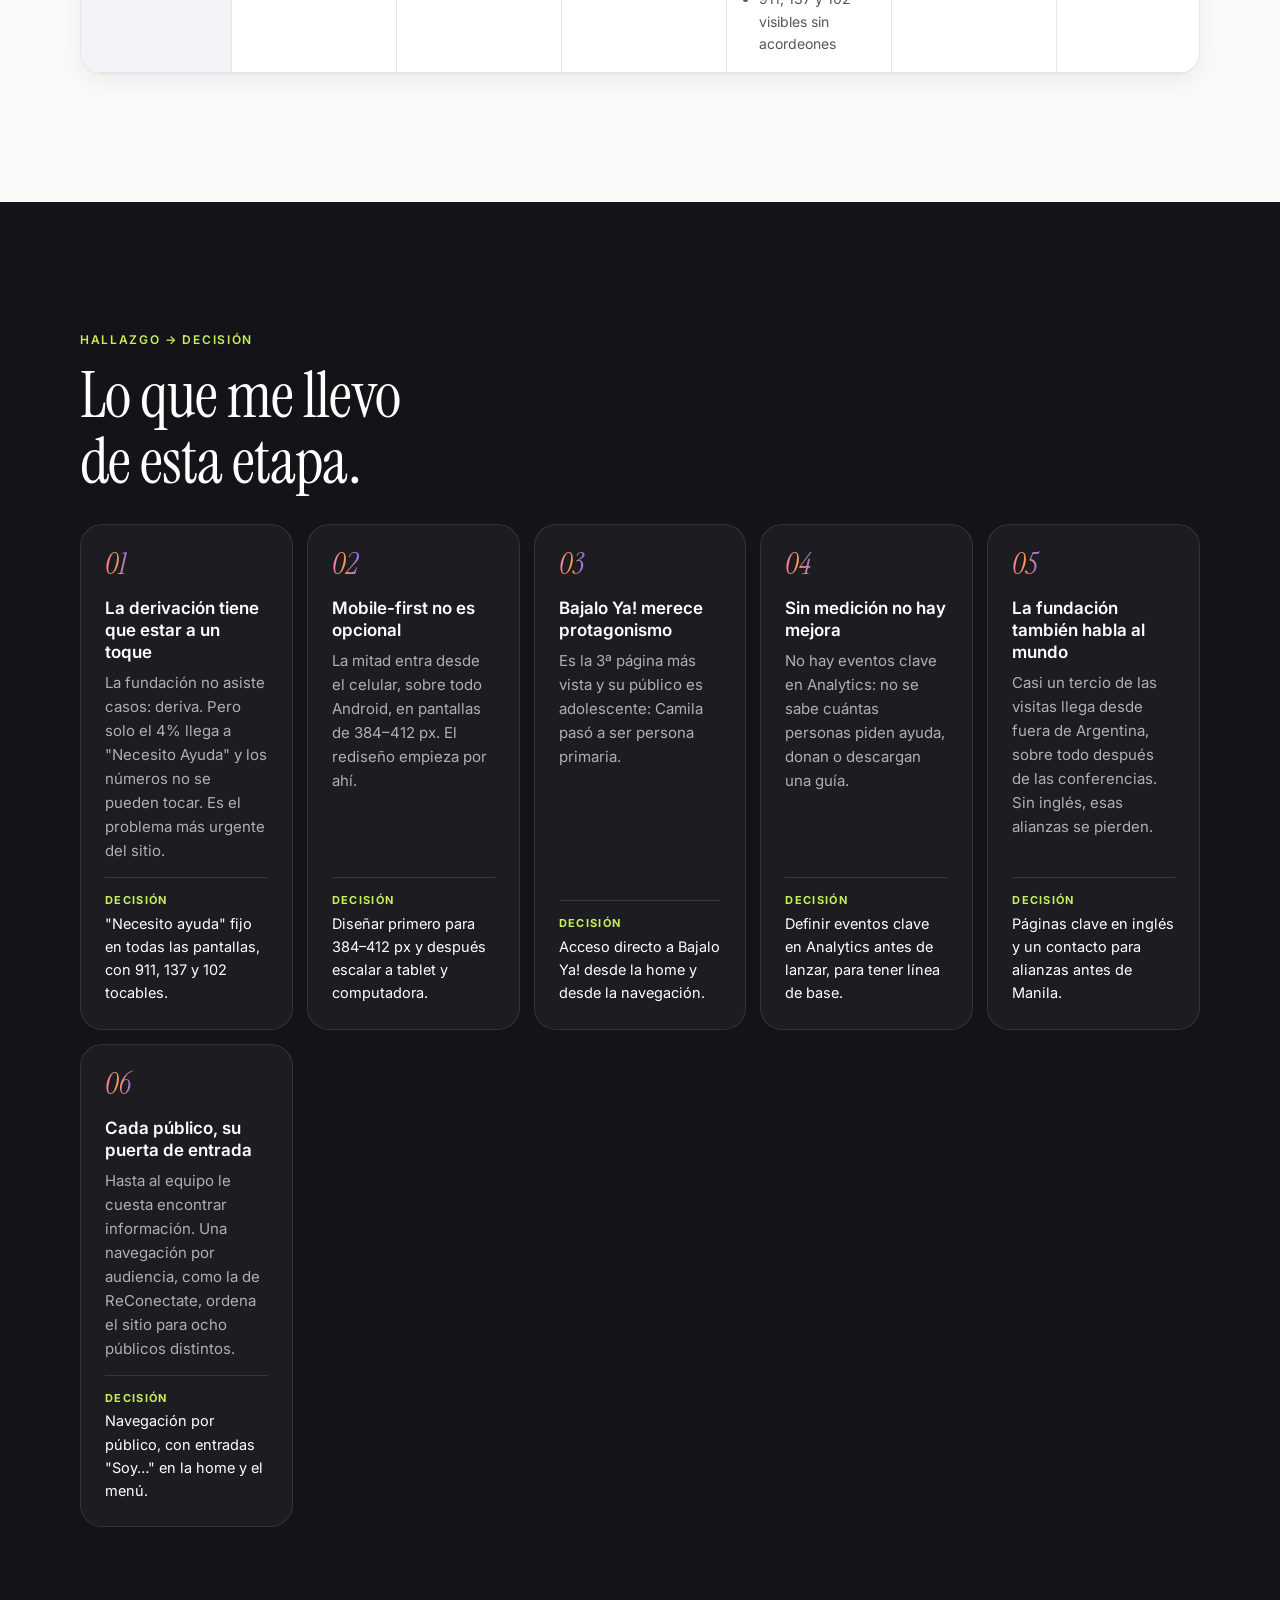
<file: proceso.html>
<!doctype html>
<html lang="es">
  <head>
    <meta charset="utf-8" />
    <meta name="viewport" content="width=device-width, initial-scale=1" />
    <title>Proceso · Rediseño Red por la Infancia · Sofía Deane</title>
    <meta
      name="description"
      content="Proceso completo del rediseño de Red por la Infancia: investigación, personas, problem statements, competitive audit y próximos pasos."
    />
    <meta property="og:title" content="Rediseño Red por la Infancia · UX Case Study" />
    <meta
      property="og:description"
      content="Proceso completo del rediseño de Red por la Infancia: investigación, personas, problem statements, competitive audit y próximos pasos."
    />
    <meta
      property="og:image"
      content="https://sofiadeane.github.io/redesign-Red-por-la-Infancia/assets/img/og-cover.jpg"
    />
    <link rel="icon" href="assets/img/favicon.svg" type="image/svg+xml" />
    <link rel="preconnect" href="https://fonts.googleapis.com" />
    <link rel="preconnect" href="https://fonts.gstatic.com" crossorigin />
    <link
      href="https://fonts.googleapis.com/css2?family=Instrument+Serif:ital@0;1&family=Inter:wght@400;500;600;700&display=swap"
      rel="stylesheet"
    />
    <!-- Estilos: tokens → base → componentes → layout → secciones -->
    <link rel="stylesheet" href="css/tokens.css" />
    <link rel="stylesheet" href="css/base.css" />
    <link rel="stylesheet" href="css/components.css" />
    <link rel="stylesheet" href="css/layout.css" />
    <link rel="stylesheet" href="css/sections/summary.css" />
    <link rel="stylesheet" href="css/sections/empathize.css" />
    <link rel="stylesheet" href="css/sections/define.css" />
    <link rel="stylesheet" href="css/sections/ideate.css" />
    <link rel="stylesheet" href="css/sections/project.css" />
  </head>
  <body>
    <a class="skip" href="#main">Saltar al contenido</a>
    <div class="progress" aria-hidden="true"><span id="progressBar"></span></div>

    <!-- ===== TOP BAR ===== -->
    <header class="topbar topbar--process">
      <a class="brand" href="index.html" aria-label="Sofía Deane · inicio">
        <span class="brand__mark" aria-hidden="true">SD</span>
        <span class="brand__name">Sofía Deane</span>
      </a>
      <nav class="switch" aria-label="Vista del caso" data-switch>
        <a class="switch__link" href="index.html">Resumen</a>
        <a class="switch__link" href="proceso.html" aria-current="page">Proceso</a>
        <span class="switch__thumb" aria-hidden="true"></span>
      </nav>
      <nav class="stages" aria-label="Etapas del proceso">
        <a href="#empathize" class="stage-link is-active" data-stage="empathize">01 Empathize</a>
        <a href="#define" class="stage-link" data-stage="define">02 Define</a>
        <a href="#ideate" class="stage-link" data-stage="ideate">03 Ideate</a>
        <a href="#lo-que-viene" class="stage-link is-locked" data-stage="prototype" aria-disabled="true"
          >04 Prototype</a
        >
        <a href="#lo-que-viene" class="stage-link is-locked" data-stage="test" aria-disabled="true"
          >05 Test</a
        >
      </nav>
    </header>

    <main id="main">
      <!-- ===================================================== -->
      <!-- ===== 00 · EL PROYECTO ===== -->
      <!-- ===================================================== -->
      <section class="stage-hero stage-hero--compact" id="proyecto">
        <div class="wrap">
          <span class="stage-hero__num">00</span>
          <div>
            <p class="eyebrow">Proceso completo</p>
            <h1 class="stage-hero__title">Cómo lo hice.</h1>
            <p class="stage-hero__lead">
              Las cinco etapas del design thinking, con la evidencia detrás de cada decisión. ¿Preferís la
              versión corta? <a href="index.html">Volvé al resumen</a>.
            </p>
          </div>
        </div>
      </section>

      <section class="section project">
        <div class="wrap">
          <div class="summary__intro">
            <div class="prose">
              <p class="eyebrow">El proyecto</p>
              <p class="summary__lead">
                Red por la Infancia es una fundación argentina que desde 2010 trabaja para prevenir las
                violencias contra niñas, niños y adolescentes. Su sitio es la puerta de entrada para quien
                busca ayuda, familias, docentes y equipos de salud, donantes, prensa e instituciones.
              </p>
              <p>
                Hoy el sitio está hecho con un page builder (Divi), creció sin un sistema de diseño y no
                acompaña a quienes llegan desde el celular ni a quienes no hablan español. Lo estoy
                rediseñando con el proceso de design thinking, a la par de la certificación de UX de Google.
              </p>
              <p>
                El plazo es fijo: la Conferencia Mundial de Manila, el 14 de noviembre de 2026. Para esa
                fecha, la fundación necesita presentar su trabajo en inglés ante aliados internacionales, así
                que el rediseño se prioriza por etapas.
              </p>
            </div>
            <dl class="meta">
              <div class="meta__item">
                <dt>Cliente</dt>
                <dd>Fundación Red por la Infancia</dd>
              </div>
              <div class="meta__item">
                <dt>Rol</dt>
                <dd>UX Research, UX/UI Design y desarrollo</dd>
              </div>
              <div class="meta__item">
                <dt>Dedicación</dt>
                <dd>~10 horas por semana</dd>
              </div>
              <div class="meta__item">
                <dt>Plazo</dt>
                <dd>14 nov 2026 · Conferencia de Manila</dd>
              </div>
              <div class="meta__item meta__item--wide">
                <dt>Herramientas</dt>
                <dd>
                  <ul class="tools">
                    <li>Notion</li>
                    <li>Google Analytics</li>
                    <li>Figma <small>en Prototype</small></li>
                    <li>HTML, CSS y JavaScript</li>
                    <li>GitHub Pages</li>
                    <li>Claude (IA)</li>
                  </ul>
                </dd>
              </div>
            </dl>
          </div>

          <div class="about">
            <article class="about__card card" style="--c: var(--pink)">
              <p class="eyebrow">Mi rol</p>
              <h2 class="about__title">Hice todo el proyecto.</h2>
              <p>
                Investigación, entrevista con la directora ejecutiva, análisis de datos, síntesis, diseño y el
                desarrollo de este sitio. Con el equipo de la fundación trabajé las entrevistas, la validación
                de insights y el testing; el resto, sola.
              </p>
            </article>
            <article class="about__card card" style="--c: var(--purple)">
              <p class="eyebrow">Cómo usé IA</p>
              <h2 class="about__title">Rápido, sin perder rigor.</h2>
              <p>
                Usé IA, sobre todo Claude, para recopilar información, redactar y emprolijar insights. Me
                permitió sostener un proceso ágil pero profesional y riguroso, con el objetivo de completar
                las cinco etapas antes del 14 de noviembre.
              </p>
            </article>
            <article class="about__card card" style="--c: var(--orange)">
              <p class="eyebrow">Restricciones y límites</p>
              <h2 class="about__title">Sin presupuesto, con fecha fija.</h2>
              <ul>
                <li>Sin presupuesto y con un plazo estricto e inamovible.</li>
                <li>
                  Proto-personas validadas con la directora; los tests con usuarios llegan en la etapa 5.
                </li>
                <li>Analytics sin eventos clave: algunas métricas todavía no tienen línea de base.</li>
              </ul>
            </article>
          </div>

          <p class="built">
            <span class="built__dot" aria-hidden="true"></span>
            Este sitio también es parte del trabajo: lo diseñé y lo programé con HTML, CSS y JavaScript, sin
            frameworks, y está publicado en GitHub Pages.
            <a
              href="https://github.com/sofiadeane/redesign-Red-por-la-Infancia"
              target="_blank"
              rel="noopener"
              >Ver el código ↗</a
            >
          </p>
        </div>
      </section>

      <!-- ===================================================== -->
      <!-- ===== STAGE 01 · EMPATHIZE ===== -->
      <!-- ===================================================== -->
      <section class="stage-hero" id="empathize">
        <div class="wrap">
          <span class="stage-hero__num">01</span>
          <div>
            <p class="eyebrow">Etapa 1</p>
            <h2 class="stage-hero__title">Empathize</h2>
            <p class="stage-hero__lead">
              Antes de diseñar, entender: auditoría del sitio actual, datos reales de uso, a quién le habla el
              sitio y qué les pasa cuando lo usan.
            </p>
          </div>
          <ul class="chips chips--static" aria-label="Métodos usados">
            <li>Auditoría heurística</li>
            <li>Google Analytics</li>
            <li>Entrevista con la fundación</li>
            <li>Proto-personas</li>
            <li>Mapas de empatía</li>
            <li>Historias de usuario</li>
            <li>Mapas de recorrido</li>
          </ul>
        </div>
      </section>

      <!-- 1.0 AUDIT -->
      <section class="section" id="auditoria">
        <div class="wrap">
          <div class="section-head">
            <div>
              <p class="eyebrow">Auditoría del sitio actual</p>
              <h2 class="h2">21 problemas, <mark class="hl hl--lime">documentados</mark>.</h2>
            </div>
            <p class="section-head__aside">
              Recorrí redporlainfancia.org en computadora, tablet y celular y documenté cada problema con
              capturas. Abrí una carpeta para ver las capturas.
            </p>
          </div>
          <div class="folders" id="folders"></div>
          <div class="audit-panel" id="auditPanel" hidden>
            <div class="audit-panel__head">
              <p class="audit-panel__title" id="auditTitle"></p>
              <button class="chip" id="auditClose">Cerrar ✕</button>
            </div>
            <div class="audit-grid" id="auditGrid"></div>
          </div>
        </div>
      </section>

      <!-- 1.1 PAIN POINTS -->
      <section class="section section--grad-a" id="problemas">
        <div class="wrap">
          <div class="section-head">
            <div>
              <p class="eyebrow eyebrow--dark">Puntos de dolor</p>
              <h2 class="h2">¿Qué está <mark class="hl hl--pink">fallando</mark> hoy?</h2>
            </div>
            <p class="section-head__aside">
              Seis problemas que surgieron de la auditoría y de los datos de uso, clasificados según el tipo
              de punto de dolor. Elegí una categoría para filtrarlos.
            </p>
          </div>
          <div class="pain-legend">
            <div
              class="filters filters--wrap"
              role="group"
              aria-label="Filtrar puntos de dolor por categoría"
            >
              <button class="chip is-on" data-pain="all">Todos</button>
              <button class="chip chip--fin" data-pain="financiero" title="Relacionados con el dinero">
                Financiero
              </button>
              <button class="chip chip--prod" data-pain="producto" title="Problemas de calidad">
                Producto
              </button>
              <button
                class="chip chip--proc"
                data-pain="proceso"
                title="Relacionados con el recorrido del usuario"
              >
                Proceso
              </button>
              <button class="chip chip--sup" data-pain="soporte" title="Relacionados con conseguir ayuda">
                Soporte
              </button>
            </div>
            <p class="pain-legend__desc" id="painDesc">
              Financiero: dinero · Producto: calidad · Proceso: recorrido del usuario · Soporte: conseguir
              ayuda.
            </p>
          </div>
          <ol class="problems">
            <li class="problem card" data-cats="producto proceso">
              <span class="problem__n">01</span>
              <div class="ptags">
                <span class="ptag ptag--producto">Producto</span
                ><span class="ptag ptag--proceso">Proceso</span>
              </div>
              <h3>No está pensado para el celular</h3>
              <p>
                La mitad de las visitas llegan desde el celular, pero el texto se superpone, los títulos se
                cortan y hay que hacer zoom para leer.
              </p>
            </li>
            <li class="problem card" data-cats="financiero soporte">
              <span class="problem__n">02</span>
              <div class="ptags">
                <span class="ptag ptag--financiero">Financiero</span
                ><span class="ptag ptag--soporte">Soporte</span>
              </div>
              <h3>Los botones de ayuda y donación desaparecen</h3>
              <p>
                "Necesito Ayuda" y "Quiero Colaborar" se cortan o no aparecen en el celular ni en el menú, y
                los teléfonos de ayuda no se pueden tocar para llamar: se pierden pedidos de ayuda y
                donaciones.
              </p>
            </li>
            <li class="problem card" data-cats="producto">
              <span class="problem__n">03</span>
              <div class="ptags"><span class="ptag ptag--producto">Producto</span></div>
              <h3>Diseño plano y con errores</h3>
              <p>
                Elementos cortados o superpuestos, tarjetas desparejas, columnas vacías, colores que cambian
                entre páginas y un copyright desactualizado le restan confianza a la organización.
              </p>
            </li>
            <li class="problem card" data-cats="soporte proceso">
              <span class="problem__n">04</span>
              <div class="ptags">
                <span class="ptag ptag--soporte">Soporte</span><span class="ptag ptag--proceso">Proceso</span>
              </div>
              <h3>Difícil de actualizar</h3>
              <p>
                El equipo no puede publicar contenido nuevo sin pedirle a IT que arme cada página desde cero:
                no hay plantillas.
              </p>
            </li>
            <li class="problem card" data-cats="proceso">
              <span class="problem__n">05</span>
              <div class="ptags"><span class="ptag ptag--proceso">Proceso</span></div>
              <h3>Navegación poco intuitiva</h3>
              <p>
                "Nuestro Trabajo" no lleva a ninguna página, no hay buscador y la búsqueda y el error 404
                aparecen en blanco.
              </p>
            </li>
            <li class="problem card" data-cats="producto">
              <span class="problem__n">06</span>
              <div class="ptags"><span class="ptag ptag--producto">Producto</span></div>
              <h3>Texto dentro de imágenes</h3>
              <p>
                Banners con el texto incrustado: cargan lento, se pixelan y no se pueden leer en pantallas
                chicas ni con lector de pantalla.
              </p>
            </li>
            <li class="problem card" data-cats="proceso financiero">
              <span class="problem__n">07</span>
              <div class="ptags">
                <span class="ptag ptag--proceso">Proceso</span
                ><span class="ptag ptag--financiero">Financiero</span>
              </div>
              <h3>Solo en español</h3>
              <p>
                La fundación participa en conferencias internacionales, pero el sitio no tiene una versión en
                inglés: quienes llegan desde otros países no entienden qué hace y se pierden alianzas y
                financiamiento.
              </p>
            </li>
          </ol>
        </div>
      </section>

      <!-- 1.2 DATA -->
      <section class="section section--grad-b" id="datos">
        <div class="wrap">
          <div class="section-head">
            <div>
              <p class="eyebrow eyebrow--dark">Datos de uso · Google Analytics</p>
              <h2 class="h2">Lo que dicen <br class="hide-sm" />los números.</h2>
            </div>
            <p class="section-head__aside">
              Últimos 12 meses (oct 2025 – oct 2026). Los datos validaron algunas hipótesis y desarmaron
              otras.
            </p>
          </div>
          <div class="stats">
            <div class="stat card">
              <span class="stat__num" data-count="5400" data-prefix="~">~5.400</span
              ><span class="stat__label">usuarios en el año, casi todos nuevos</span>
            </div>
            <div class="stat card stat--pink">
              <span class="stat__num" data-count="50" data-suffix="%">50%</span
              ><span class="stat__label">de las visitas son desde el celular</span>
            </div>
            <div class="stat card stat--lime">
              <span class="stat__num" data-count="69" data-suffix="%">69%</span
              ><span class="stat__label">de los usuarios están en Argentina</span>
            </div>
            <div class="stat card stat--blue">
              <span class="stat__num" data-count="4" data-suffix="%">4%</span
              ><span class="stat__label">llega a la página "Necesito Ayuda"</span>
            </div>
            <div class="stat card">
              <span class="stat__num" data-count="47" data-suffix=" s">47 s</span
              ><span class="stat__label">de interacción promedio por usuario</span>
            </div>
            <div class="stat card stat--orange">
              <span class="stat__num" data-count="23">23</span
              ><span class="stat__label">personas descargaron un PDF en todo el año</span>
            </div>
          </div>

          <div class="grid-2 charts">
            <div class="card chart">
              <h3 class="h3">¿Desde dónde entran?</h3>
              <div class="donut-row">
                <div
                  class="donut"
                  style="--a: 50; --b: 49.7"
                  role="img"
                  aria-label="50% celular, 49,7% computadora, 0,3% tablet"
                >
                  <span>50%<small>celular</small></span>
                </div>
                <ul class="legend">
                  <li><i style="background: var(--pink)"></i>Celular · 50%</li>
                  <li><i style="background: var(--purple)"></i>Computadora · 49,7%</li>
                  <li><i style="background: var(--lime)"></i>Tablet · 0,3%</li>
                </ul>
              </div>
              <p class="note">
                En celulares, Android (~2.000 usuarios) supera ampliamente a iOS (730). Las pantallas más
                comunes miden entre 384 y 412 px de ancho: justo donde el sitio se rompe.
              </p>
            </div>
            <div class="card chart">
              <h3 class="h3">Páginas más vistas</h3>
              <ul class="bars" id="bars"></ul>
            </div>
            <div class="card chart chart--wide">
              <h3 class="h3">¿Desde qué países?</h3>
              <div class="chart__split">
                <ul class="bars" id="countryBars"></ul>
                <div class="chart__notes">
                  <p class="note">
                    <b>31% de los usuarios está fuera de Argentina</b> e inglés es el 2º idioma de los
                    navegadores, seguido por chino y portugués.
                  </p>
                  <p class="note">
                    La página de la Conferencia Mundial de Manila tiene la mayor interacción del sitio (2,18
                    vistas por usuario y 58 s) e INSPIRE · Manila 2026 creció 54% en una semana.
                  </p>
                  <p class="note note--muted">
                    Parte del tráfico de EE.UU. viene de centros de datos (Ashburn, Council Bluffs) y
                    probablemente incluye bots.
                  </p>
                </div>
              </div>
            </div>
          </div>
        </div>
      </section>

      <!-- 1.3 ENTREVISTA -->
      <section class="section section--cream" id="entrevista">
        <div class="wrap">
          <div class="section-head">
            <div>
              <p class="eyebrow">Entrevista con la fundación</p>
              <h2 class="h2">
                Lo que nos dijo <br class="hide-sm" /><mark class="hl hl--lime">la directora</mark>.
              </h2>
            </div>
            <p class="section-head__aside">
              Validé las proto-personas con la directora ejecutiva de Red por la Infancia. Confirmó buena
              parte de la investigación, sumó dos públicos nuevos y cambió cómo pensamos la ayuda.
            </p>
          </div>
          <div class="findings">
            <article class="finding card" data-kind="cambia">
              <span class="finding__tag">Cambia</span>
              <h3>La fundación deriva, no asiste</h3>
              <p>
                No tiene equipo ni infraestructura para asistir casos. El aviso se queda, y Pedir ayuda tiene
                que derivar a las líneas oficiales y a Bajalo Ya!.
              </p>
              <span class="finding__who"><img src="assets/img/personas/laura.webp" alt="" />Laura</span>
            </article>
            <article class="finding card" data-kind="cambia">
              <span class="finding__tag">Cambia</span>
              <h3>Navegar por público</h3>
              <p>
                A ella misma le cuesta encontrar información en el sitio. Propone replicar la navegación de
                ReConectate, organizada por tipo de audiencia.
              </p>
              <span class="finding__who">Todas las personas</span>
            </article>
            <article class="finding card" data-kind="suma">
              <span class="finding__tag">Suma</span>
              <h3>Prensa, un público aparte</h3>
              <p>
                Se separa de academia y del ámbito judicial/legislativo porque cada uno va a recibir recursos
                distintos.
              </p>
              <span class="finding__who"
                ><img src="assets/img/personas/valeria.webp" alt="" />Nueva: Valeria</span
              >
            </article>
            <article class="finding card" data-kind="suma">
              <span class="finding__tag">Suma</span>
              <h3>Profesionales de la salud</h3>
              <p>Se suman al grupo de docentes y profesionales, con guías y protocolos propios.</p>
              <span class="finding__who"
                ><img src="assets/img/personas/javier.webp" alt="" />Nuevo: Dr. Javier</span
              >
            </article>
            <article class="finding card" data-kind="suma">
              <span class="finding__tag">Suma</span>
              <h3>Donantes, voluntarios y financiadores</h3>
              <p>Una sección pensada para ellos, con las notas en medios y el impacto en números.</p>
              <span class="finding__who"><img src="assets/img/personas/diego.webp" alt="" />Diego</span>
            </article>
            <article class="finding card" data-kind="confirma">
              <span class="finding__tag">Confirma</span>
              <h3>Accesos directos por público</h3>
              <p>
                Familias: Campus (en desarrollo), ReConectate y Pantasaurus. Adolescentes: ReConectate y
                Bajalo Ya!.
              </p>
              <span class="finding__who"
                ><img src="assets/img/personas/silvia.webp" alt="" /><img
                  src="assets/img/personas/camila.webp"
                  alt=""
                />Silvia y Camila</span
              >
            </article>
            <article class="finding card" data-kind="confirma">
              <span class="finding__tag">Confirma</span>
              <h3>Aliados internacionales</h3>
              <p>
                Está de acuerdo con lo desarrollado y evalúa un nombre en inglés más fácil de pronunciar para
                angloparlantes.
              </p>
              <span class="finding__who"><img src="assets/img/personas/maya.webp" alt="" />Maya</span>
            </article>
            <article class="finding card" data-kind="pendiente">
              <span class="finding__tag">Pendiente</span>
              <h3>Impacto sin datos</h3>
              <p>
                No sabe de dónde sacar los números. Necesita un sistema simple para registrar capacitaciones,
                talleres, seminarios y reconocimientos a medida que suceden.
              </p>
              <span class="finding__who"><img src="assets/img/personas/equipo.webp" alt="" />Equipo RxI</span>
            </article>
          </div>
        </div>
      </section>

      <!-- 1.4 USER GROUPS -->
      <section class="section" id="usuarios">
        <div class="wrap">
          <div class="section-head">
            <div>
              <p class="eyebrow">¿Para quién es el sitio?</p>
              <h2 class="h2">Ocho grupos, <br class="hide-sm" />ocho necesidades.</h2>
            </div>
            <p class="section-head__aside">
              A partir de los contenidos del sitio, sus llamados a la acción, los datos de uso y la entrevista
              con la directora ejecutiva, identifiqué ocho grupos de usuarios.
            </p>
          </div>
          <div class="groups">
            <article class="group card" style="--c: var(--pink)">
              <span class="group__id">UserA</span>
              <h3>Personas que buscan ayuda</h3>
              <p>
                Familiares, vecinos o adolescentes ante una situación de violencia. Llegan angustiados y desde
                el celular. La fundación no asiste: los deriva a las líneas oficiales y a Bajalo Ya!.
              </p>
            </article>
            <article class="group card" style="--c: var(--lime)">
              <span class="group__id">UserB</span>
              <h3>Familias y cuidadores</h3>
              <p>
                Quieren aprender a detectar, prevenir y actuar. Buscan el Campus, ReConectate y Pantasaurus.
              </p>
            </article>
            <article class="group card" style="--c: var(--yellow)">
              <span class="group__id">UserC</span>
              <h3>Docentes y profesionales de la educación y la salud</h3>
              <p>
                Docentes, equipos de salud, trabajadores sociales, psicólogos y abogados que buscan guías,
                protocolos y capacitaciones.
              </p>
            </article>
            <article class="group card" style="--c: var(--mint)">
              <span class="group__id">UserD</span>
              <h3>Niñas, niños y adolescentes</h3>
              <p>
                Llegan desde redes, casi siempre por celular. Necesitan llegar rápido a Bajalo Ya!, la 3ª
                página más vista, y a ReConectate.
              </p>
            </article>
            <article class="group card" style="--c: var(--orange)">
              <span class="group__id">UserE</span>
              <h3>Donantes, voluntarios y financiadores</h3>
              <p>
                Personas, empresas y fundaciones que necesitan confiar: buscan impacto en números, notas en
                medios y una forma simple de colaborar.
              </p>
            </article>
            <article class="group card" style="--c: var(--lilac)">
              <span class="group__id">UserF</span>
              <h3>Academia y ámbito judicial/legislativo</h3>
              <p>
                Investigadores, legisladores y operadores judiciales que buscan evidencia para políticas
                públicas.
              </p>
            </article>
            <article class="group card" style="--c: var(--teal)">
              <span class="group__id">UserG</span>
              <h3>Aliados internacionales</h3>
              <p>
                Delegaciones, redes y organismos que conocen a la fundación en conferencias como INSPIRE o
                Manila 2026. No hablan español y necesitan entender rápido qué hace.
              </p>
            </article>
            <article class="group card" style="--c: var(--blue)">
              <span class="group__id">UserH · Nuevo</span>
              <h3>Prensa</h3>
              <p>
                Periodistas que trabajan contra reloj y necesitan datos citables, voceros y un contacto que
                responda rápido.
              </p>
            </article>
          </div>
        </div>
      </section>

      <!-- 1.5 PERSONAS -->
      <section class="section section--cream" id="personas">
        <div class="wrap">
          <div class="section-head">
            <div>
              <p class="eyebrow">Proto-personas</p>
              <h2 class="h2">Conocé a <mark class="hl hl--purple">las personas</mark>.</h2>
            </div>
            <p class="section-head__aside">
              Nueve personas para ocho grupos, validadas con Google Analytics y con la directora ejecutiva.
              Tocá una tarjeta para ver su historia completa.
            </p>
          </div>
          <div class="filters" role="group" aria-label="Filtrar personas">
            <button class="chip is-on" data-pfilter="all">Todas</button>
            <button class="chip" data-pfilter="primary">Primarias</button>
            <button class="chip" data-pfilter="secondary">Secundarias</button>
          </div>
          <div class="personas" id="personaGrid"></div>
        </div>
      </section>

      <!-- 1.6 EMPATHY MAPS -->
      <section class="section" id="empatia">
        <div class="wrap">
          <div class="section-head">
            <div>
              <p class="eyebrow">Mapas de empatía</p>
              <h2 class="h2">
                Qué dice, piensa, <br class="hide-sm" /><mark class="hl hl--mint">hace y siente</mark>.
              </h2>
            </div>
            <p class="section-head__aside">
              Un mapa por persona para ponerse en su lugar en el momento en que llega al sitio, con los
              dolores que hoy la frenan y lo que espera ganar.
            </p>
          </div>
          <div class="tabs" role="tablist" aria-label="Elegir persona" id="empathyTabs"></div>
          <div class="emap card" id="empathyMap" aria-live="polite"></div>
        </div>
      </section>

      <!-- 1.7 USER STORIES -->
      <section class="section section--grad-c" id="historias">
        <div class="wrap">
          <div class="section-head">
            <div>
              <p class="eyebrow eyebrow--dark">Historias de usuario</p>
              <h2 class="h2">Qué necesita <br class="hide-sm" />cada persona.</h2>
            </div>
            <p class="section-head__aside">
              33 historias priorizadas con MoSCoW, cada una con criterios de aceptación y el dato que la
              respalda. Empiezo por las del MVP; podés ver todas con los filtros.
            </p>
          </div>
          <div class="filters filters--wrap" role="group" aria-label="Filtrar historias por prioridad">
            <button class="chip" data-sprio="all">Todas <b id="countAll"></b></button>
            <button class="chip chip--must is-on" data-sprio="Debe">Debe (MVP) <b id="countMust"></b></button>
            <button class="chip chip--should" data-sprio="Debería">Debería</button>
            <button class="chip chip--could" data-sprio="Podría">Podría</button>
          </div>
          <div
            class="filters filters--wrap filters--avatars"
            role="group"
            aria-label="Filtrar historias por persona"
            id="storyPersonaFilters"
          ></div>
          <div class="stories" id="stories" aria-live="polite"></div>
        </div>
      </section>

      <!-- 1.8 JOURNEY MAPS -->
      <section class="section" id="journeys">
        <div class="wrap">
          <div class="section-head">
            <div>
              <p class="eyebrow">Mapas de recorrido</p>
              <h2 class="h2">El camino, <mark class="hl hl--orange">paso a paso</mark>.</h2>
            </div>
            <p class="section-head__aside">
              Acciones, tareas, sentimientos y oportunidades de mejora en cada momento. La curva muestra cómo
              cambia el ánimo a lo largo del recorrido.
            </p>
          </div>
          <div class="tabs" role="tablist" aria-label="Elegir persona" id="journeyTabs"></div>
          <div class="journey card" id="journey"></div>
        </div>
      </section>

      <!-- 1.9 INSIGHTS -->
      <section class="section section--ink" id="insights">
        <div class="wrap">
          <p class="eyebrow eyebrow--lime">Hallazgo → decisión</p>
          <h2 class="h2 h2--light">Lo que me llevo <br class="hide-sm" />de esta etapa.</h2>
          <div class="insights">
            <article class="insight card">
              <span class="insight__icon">01</span>
              <h3>La derivación tiene que estar a un toque</h3>
              <p>
                La fundación no asiste casos: deriva. Pero solo el 4% llega a "Necesito Ayuda" y los números
                no se pueden tocar. Es el problema más urgente del sitio.
              </p>
              <p class="insight__decision">
                <b>Decisión</b> "Necesito ayuda" fijo en todas las pantallas, con 911, 137 y 102 tocables.
              </p>
            </article>
            <article class="insight card">
              <span class="insight__icon">02</span>
              <h3>Mobile-first no es opcional</h3>
              <p>
                La mitad entra desde el celular, sobre todo Android, en pantallas de 384–412 px. El rediseño
                empieza por ahí.
              </p>
              <p class="insight__decision">
                <b>Decisión</b> Diseñar primero para 384–412 px y después escalar a tablet y computadora.
              </p>
            </article>
            <article class="insight card">
              <span class="insight__icon">03</span>
              <h3>Bajalo Ya! merece protagonismo</h3>
              <p>
                Es la 3ª página más vista y su público es adolescente: Camila pasó a ser persona primaria.
              </p>
              <p class="insight__decision">
                <b>Decisión</b> Acceso directo a Bajalo Ya! desde la home y desde la navegación.
              </p>
            </article>
            <article class="insight card">
              <span class="insight__icon">04</span>
              <h3>Sin medición no hay mejora</h3>
              <p>
                No hay eventos clave en Analytics: no se sabe cuántas personas piden ayuda, donan o descargan
                una guía.
              </p>
              <p class="insight__decision">
                <b>Decisión</b> Definir eventos clave en Analytics antes de lanzar, para tener línea de base.
              </p>
            </article>
            <article class="insight card">
              <span class="insight__icon">05</span>
              <h3>La fundación también habla al mundo</h3>
              <p>
                Casi un tercio de las visitas llega desde fuera de Argentina, sobre todo después de las
                conferencias. Sin inglés, esas alianzas se pierden.
              </p>
              <p class="insight__decision">
                <b>Decisión</b> Páginas clave en inglés y un contacto para alianzas antes de Manila.
              </p>
            </article>
            <article class="insight card">
              <span class="insight__icon">06</span>
              <h3>Cada público, su puerta de entrada</h3>
              <p>
                Hasta al equipo le cuesta encontrar información. Una navegación por audiencia, como la de
                ReConectate, ordena el sitio para ocho públicos distintos.
              </p>
              <p class="insight__decision">
                <b>Decisión</b> Navegación por público, con entradas "Soy…" en la home y el menú.
              </p>
            </article>
          </div>
        </div>
      </section>

      <!-- ===================================================== -->
      <!-- ===== STAGE 02 · DEFINE ===== -->
      <!-- ===================================================== -->
      <section class="stage-hero stage-hero--define" id="define">
        <div class="wrap">
          <span class="stage-hero__num">02</span>
          <div>
            <p class="eyebrow">Etapa 2</p>
            <h2 class="stage-hero__title">Define</h2>
            <p class="stage-hero__lead">
              De la investigación a decisiones: qué problema resolver para cada persona, qué esperamos lograr
              y qué valor le va a dar el nuevo sitio.
            </p>
          </div>
          <ul class="chips chips--static" aria-label="Métodos usados">
            <li>Problem statements</li>
            <li>Hipótesis If / Then</li>
            <li>Propuestas de valor</li>
          </ul>
        </div>
      </section>

      <!-- 2.1 PROBLEM STATEMENTS -->
      <section class="section" id="problem-statements">
        <div class="wrap">
          <div class="section-head">
            <div>
              <p class="eyebrow">Problem statements</p>
              <h2 class="h2">El problema, <mark class="hl hl--pink">persona por persona</mark>.</h2>
            </div>
            <p class="section-head__aside">
              Formato: [persona] es [características] <b>que necesita</b> [necesidad] <b>porque</b> [insight].
              El insight explica por qué eso es un problema para esa persona, según su personalidad y su
              contexto.
            </p>
          </div>
          <div class="central card">
            <span class="central__label">Problema central</span>
            <p id="centralProblem"></p>
          </div>
          <div class="statements" id="statements"></div>
          <button class="btn btn--ghost more" type="button" id="statementsMore" aria-expanded="false">
            Ver los 10 problem statements
          </button>
        </div>
      </section>

      <!-- 2.2 IF / THEN -->
      <section class="section section--grad-b" id="hipotesis">
        <div class="wrap">
          <div class="section-head">
            <div>
              <p class="eyebrow eyebrow--dark">Hipótesis If / Then</p>
              <h2 class="h2">Si hacemos esto, <mark class="hl hl--lime">esperamos aquello</mark>.</h2>
            </div>
            <p class="section-head__aside">
              Cada hipótesis responde a un problem statement e incluye cómo vamos a medirla en la etapa Test.
            </p>
          </div>
          <div class="tabs" role="tablist" aria-label="Elegir persona" id="ifTabs"></div>
          <div class="ifthen card" id="ifthen" aria-live="polite"></div>
          <div class="central central--soft card">
            <span class="central__label">Hipótesis central</span>
            <p id="centralHypothesis"></p>
          </div>
        </div>
      </section>

      <!-- 2.3 VALUE PROPOSITIONS -->
      <section class="vp" id="value">
        <div class="vp__sticky">
          <div class="wrap vp__head">
            <div>
              <p class="eyebrow">Propuestas de valor</p>
              <h2 class="h2 vp__title" id="vpTitle">Primero, todas las ideas.</h2>
            </div>
            <div class="vp__steps" aria-hidden="true">
              <span class="vp__step is-on" data-vstep="0">1 · Brainstorm</span>
              <span class="vp__step" data-vstep="1">2 · Filtrar</span>
              <span class="vp__step" data-vstep="2">3 · Conectar con personas</span>
            </div>
            <p class="vp__caption" id="vpCaption">
              Listamos todas las funcionalidades y beneficios posibles, grandes y chicos, sin filtrar.
            </p>
          </div>
          <div class="vp__board" id="vpBoard" aria-hidden="true"></div>
          <ul class="vp__legend" id="vpLegend"></ul>
        </div>
      </section>
      <ul class="sr-only" id="vpList" aria-label="Propuestas de valor finales"></ul>

      <section class="section" id="uvp">
        <div class="wrap grid-2">
          <div class="card uvp">
            <p class="eyebrow">Propuesta de valor general</p>
            <p class="uvp__text" id="vpGeneral"></p>
          </div>
          <div class="card uvp uvp--accent">
            <p class="eyebrow">Propuesta de valor única · a validar</p>
            <p class="uvp__text" id="vpUnique"></p>
            <p class="uvp__note">
              Se contrastó en el competitive audit de la etapa Ideate: ningún sitio argentino auditado deja
              llamar con un toque a una línea oficial, y lo más parecido a Bajalo Ya! (el reporte de Grooming
              Argentina) no cubre el grooming ni deriva.
            </p>
          </div>
        </div>
      </section>

      <!-- NEXT STAGES -->
      <!-- ===================================================== -->
      <!-- ===== STAGE 03 · IDEATE ===== -->
      <!-- ===================================================== -->
      <section class="stage-hero stage-hero--ideate" id="ideate">
        <div class="wrap">
          <span class="stage-hero__num">03</span>
          <div>
            <p class="eyebrow">Etapa 3</p>
            <h2 class="stage-hero__title">Ideate</h2>
            <p class="stage-hero__lead">
              Antes de bocetar, definir qué queremos lograr y mirar cómo resuelven lo mismo otras
              organizaciones: qué copiar, qué evitar y qué espacio nadie está ocupando.
            </p>
          </div>
          <ul class="chips chips--static" aria-label="Métodos usados">
            <li>Goal statement</li>
            <li>Competitive audit</li>
            <li>Design implications</li>
          </ul>
        </div>
      </section>

      <!-- 3.1 GOAL STATEMENT -->
      <section class="section" id="goal">
        <div class="wrap">
          <div class="section-head">
            <div>
              <p class="eyebrow">Goal statement</p>
              <h2 class="h2">Qué queremos <mark class="hl hl--lime">lograr</mark>.</h2>
            </div>
            <p class="section-head__aside">
              Del problema al objetivo, con la plantilla del certificado de Google UX: producto, acción,
              audiencia, impacto y cómo lo vamos a medir. Tocá cada parte para ver por qué está ahí.
            </p>
          </div>
          <div class="gsflow">
            <article class="gsflow__step card">
              <span class="gsflow__label">El problema</span>
              <p id="goalProblem"></p>
            </article>
            <span class="gsflow__arrow" aria-hidden="true">→</span>
            <article class="gsflow__step gsflow__step--goal card">
              <span class="gsflow__label">El objetivo</span>
              <p class="gs" id="goalStatement"></p>
              <div
                class="filters filters--wrap gs__chips"
                role="group"
                aria-label="Partes del goal statement"
                id="goalChips"
              ></div>
              <p class="gs__why" id="goalWhy" aria-live="polite"></p>
            </article>
            <span class="gsflow__arrow" aria-hidden="true">→</span>
            <article class="gsflow__step card">
              <span class="gsflow__label">Lo que buscamos</span>
              <ul class="gsflow__list" id="goalAchieve"></ul>
            </article>
          </div>
        </div>
      </section>

      <!-- 3.2 COMPETITIVE AUDIT -->
      <section class="section section--cream" id="competencia">
        <div class="wrap">
          <div class="section-head">
            <div>
              <p class="eyebrow">Competitive audit</p>
              <h2 class="h2">¿Cómo lo resuelven <mark class="hl hl--purple">otros</mark>?</h2>
            </div>
            <p class="section-head__aside" id="auditGoal"></p>
          </div>
          <div class="filters" role="group" aria-label="Filtrar competidores">
            <button class="chip is-on" data-rfilter="all">Todos</button>
            <button class="chip" data-rfilter="direct">Directos</button>
            <button class="chip" data-rfilter="indirect">Indirectos</button>
            <button class="chip" data-rfilter="ar">Argentina</button>
            <button class="chip" data-rfilter="intl">Otros países</button>
          </div>
          <div class="rivals" id="rivals"></div>
        </div>
      </section>

      <!-- 3.3 COMPARACIÓN -->
      <section class="section" id="comparacion">
        <div class="wrap">
          <div class="section-head">
            <div>
              <p class="eyebrow">Comparación</p>
              <h2 class="h2">Lo que encontré, <mark class="hl hl--orange">lente por lente</mark>.</h2>
            </div>
            <p class="section-head__aside">
              Cinco lentes, una por cada pregunta del audit, con Red por la Infancia como punto de partida.
              Elegí una fila para ver la evidencia y desplazá la tabla para ver las 18 organizaciones.
            </p>
          </div>
          <div class="mx card">
            <div class="mx__scroll" tabindex="0" aria-label="Matriz comparativa, desplazable horizontalmente">
              <div class="mx__table" id="matrix"></div>
            </div>
            <div class="mx__legend" aria-hidden="true">
              <span><i class="mx__dot mx__dot--yes"></i>Sí</span>
              <span><i class="mx__dot mx__dot--partial"></i>Parcial</span>
              <span><i class="mx__dot mx__dot--no"></i>No</span>
              <span><i class="mx__dot mx__dot--unknown"></i>No verificable</span>
            </div>
            <p class="mx__evidence" id="matrixEvidence" aria-live="polite"></p>
          </div>
        </div>
      </section>

      <!-- 3.4 GAP -->
      <section class="section section--ink" id="gap">
        <div class="wrap gap">
          <div>
            <p class="eyebrow eyebrow--lime">El gap</p>
            <h2 class="h2 h2--light">
              Todos le hablan al donante. <br class="hide-sm" />En Argentina, nadie ordena el sitio alrededor
              de quien llega.
            </h2>
            <p class="gap__lead">
              Cuántos de los 18 competidores resuelven cada cosa. Lo que el sector hace bien está arriba; lo
              que queda vacío, abajo. Ese vacío es la posición que puede ocupar Red por la Infancia.
            </p>
          </div>
          <ul class="gapbars" id="gapBars"></ul>
        </div>
      </section>

      <!-- 3.5 DESIGN IMPLICATIONS -->
      <section class="section section--grad-b" id="implicancias">
        <div class="wrap">
          <div class="section-head">
            <div>
              <p class="eyebrow eyebrow--dark">Design implications</p>
              <h2 class="h2">Qué cambia <mark class="hl hl--pink">en el diseño</mark>.</h2>
            </div>
            <p class="section-head__aside">
              Cada hallazgo se convierte en una decisión o una pregunta para la próxima etapa: bocetos,
              arquitectura de información y prototipo.
            </p>
          </div>
          <div class="impls" id="implications"></div>
          <a class="btn btn--ghost impls__docs" id="ideateDocs" href="#" target="_blank" rel="noopener"
            >Ver la investigación completa →</a
          >
        </div>
      </section>

      <!-- ===================================================== -->
      <!-- ===== CIERRE · APRENDIZAJES Y LO QUE VIENE ===== -->
      <!-- ===================================================== -->
      <section class="section section--grad-a" id="aprendizajes">
        <div class="wrap">
          <div class="section-head">
            <div>
              <p class="eyebrow">Reflexión</p>
              <h2 class="h2">Lo que aprendí <mark class="hl hl--lime">hasta ahora</mark>.</h2>
            </div>
            <p class="section-head__aside">
              El proyecto sigue en curso, pero ya me dejó varias cosas. Estas son las que más me marcaron.
            </p>
          </div>
          <div class="learn">
            <article class="learn__card card">
              <span class="learn__n">01</span>
              <h3>Un método que ordena</h3>
              <p>
                Aplicar metodologías de forma secuencial e iterativa organiza y guía el proyecto: cada etapa
                le da a la siguiente lo que necesita para decidir.
              </p>
            </article>
            <article class="learn__card card">
              <span class="learn__n">02</span>
              <h3>Aprender haciendo</h3>
              <p>
                Hacer este proyecto a la par de la certificación de UX de Google me permitió afianzar y
                profundizar cada tema. Aunque ya había hecho varios proyectos de UI, estoy aprendiendo
                muchísimo.
              </p>
            </article>
            <article class="learn__card card">
              <span class="learn__n">03</span>
              <h3>Volver a mis proyectos</h3>
              <p>Me gustaría revisitar mis proyectos anteriores aplicando esta metodología.</p>
            </article>
            <article class="learn__card card">
              <span class="learn__n">04</span>
              <h3>Ingeniería y diseño</h3>
              <p>
                El proceso se parece mucho a las metodologías que aprendo como estudiante de ingeniería, y me
                confirma lo mucho que me gustan los métodos ágiles y eficientes.
              </p>
            </article>
          </div>

          <div class="ahead card" id="lo-que-viene">
            <div>
              <p class="eyebrow">Lo que viene</p>
              <p class="ahead__title">Prototype y Test, antes del <span id="deadline"></span>.</p>
            </div>
            <ol class="ahead__list" id="aheadList"></ol>
          </div>
        </div>
      </section>
    </main>

    <footer class="footer" id="contacto">
      <div class="wrap footer__inner">
        <h2 class="footer__big">¿Hablamos?</h2>
        <p class="footer__lead">
          Estoy abierta a nuevas oportunidades, en Argentina o en el exterior. Trabajo en español y en inglés.
        </p>
        <div class="footer__links">
          <a class="btn" href="mailto:sofiamariadeane@gmail.com">Escribime</a>
          <a
            class="btn btn--ghost"
            href="https://www.linkedin.com/in/sofia-maria-deane-5a7285275"
            target="_blank"
            rel="noopener"
            >LinkedIn ↗</a
          >
        </div>
        <p class="footer__mail">
          <span>sofiamariadeane@gmail.com</span>
          <button class="footer__copy" type="button" data-copy="sofiamariadeane@gmail.com" aria-live="polite">
            Copiar
          </button>
        </p>
        <a class="footer__next" href="index.html">← Volver al resumen</a>
        <p class="footer__small">
          Caso de estudio de Sofía Deane · 2026. Diseñado y programado por mí. Capturas del sitio público
          redporlainfancia.org usadas con fines de análisis.
        </p>
      </div>
    </footer>

    <!-- MODALS -->
    <dialog class="modal modal--persona" id="personaModal" aria-labelledby="pmTitle">
      <div class="modal__inner" id="personaModalBody"></div>
    </dialog>
    <dialog class="modal modal--img" id="imgModal" aria-label="Captura ampliada">
      <div class="modal__inner" id="imgModalBody"></div>
    </dialog>

    <script type="module" src="js/main.js"></script>
  </body>
</html>
</file>
<file: css/tokens.css>
/* Design tokens: colores, tipografías, radios y sombras. */

:root {
  --ink: #1b1b1f;
  --ink-2: #55555f;
  --ink-3: #8a8a94;
  --line: #e7e5ea;
  --bg: #fbfaf8;
  --surface: #ffffff;
  --soft: #f4f2f7;

  --purple: #8b6cf6;
  --lilac: #e9e2ff;
  --pink: #ff7eb6;
  --rose: #ffe3ef;
  --lime: #c8ef5a;
  --lime-soft: #f1fbd5;
  --orange: #ff9a4d;
  --peach: #ffe9d6;
  --yellow: #ffd35c;
  --butter: #fff4cc;
  --blue: #4f6bff;
  --sky: #e3e8ff;
  --mint: #7fdcb6;
  --mint-soft: #ddf6ea;
  --teal: #2a9d9a;
  --red: #ef5b5b;

  /* Equipo de Red por la Infancia: identidad de 3 colores */
  --team: linear-gradient(120deg, var(--pink), var(--lime) 50%, var(--blue));

  --r: 22px;
  --r-sm: 14px;
  --shadow: 0 1px 2px rgba(27, 27, 31, 0.04), 0 8px 24px rgba(27, 27, 31, 0.06);
  --shadow-lg: 0 2px 4px rgba(27, 27, 31, 0.04), 0 18px 48px rgba(27, 27, 31, 0.1);

  --f-display: "Instrument Serif", "Iowan Old Style", Georgia, serif;
  --f-body: "Inter", system-ui, -apple-system, "Segoe UI", sans-serif;

  --grad: linear-gradient(90deg, #ff7eb6, #ff9a4d 45%, #8b6cf6);
}
</file>
<file: css/base.css>
/* Base: reset, tipografía y utilidades. */

*,
*::before,
*::after {
  box-sizing: border-box;
}
html {
  scroll-behavior: smooth;
  /* Los anclajes no quedan tapados por la barra superior fija */
  scroll-padding-top: 76px;
  -webkit-text-size-adjust: 100%;
}
body {
  margin: 0;
  font-family: var(--f-body);
  font-size: 17px;
  line-height: 1.6;
  color: var(--ink);
  background: var(--bg);
  overflow-x: hidden;
  -webkit-font-smoothing: antialiased;
}
img {
  max-width: 100%;
  display: block;
}
button {
  font: inherit;
  color: inherit;
  cursor: pointer;
}
a {
  color: inherit;
}
:focus-visible {
  outline: 2px solid var(--purple);
  outline-offset: 3px;
  border-radius: 8px;
}
.skip {
  position: absolute;
  left: -999px;
  top: 8px;
  z-index: 100;
  background: var(--ink);
  color: #fff;
  padding: 8px 14px;
  border-radius: 999px;
}
.skip:focus {
  left: 16px;
}
.wrap {
  width: min(1120px, 100% - 40px);
  margin-inline: auto;
}
.hide-sm {
  display: inline;
}
.eyebrow {
  display: block;
  margin: 0 0 14px;
  font-weight: 600;
  font-size: 12px;
  letter-spacing: 0.14em;
  text-transform: uppercase;
  color: var(--ink-3);
}
.eyebrow--dark {
  color: var(--ink-2);
}
.eyebrow--lime {
  color: var(--lime);
}
.h2 {
  font-family: var(--f-display);
  font-weight: 400;
  font-size: clamp(38px, 5.2vw, 64px);
  line-height: 1.04;
  letter-spacing: -0.015em;
  margin: 0 0 28px;
}
.h2--light {
  color: #fff;
}
.h3 {
  font-size: 17px;
  font-weight: 600;
  margin: 0 0 16px;
}
.prose p {
  margin: 0 0 16px;
  color: var(--ink-2);
  font-size: 18px;
}
.hl {
  color: inherit;
  font-style: italic;
  padding: 0 0.12em;
  margin: 0 -0.04em;
  border-radius: 0.2em;
  background: linear-gradient(
      104deg,
      transparent 0.3em,
      var(--hl, var(--rose)) 0.3em,
      var(--hl, var(--rose)) calc(100% - 0.2em),
      transparent calc(100% - 0.2em)
    )
    0 78% / 100% 46% no-repeat;
  box-decoration-break: clone;
  -webkit-box-decoration-break: clone;
}
.hl--pink {
  --hl: #ffc9e0;
}
.hl--lime {
  --hl: #e2f7a6;
}
.hl--purple {
  --hl: #ddd2ff;
}
.hl--orange {
  --hl: #ffd9b8;
}
.hl--mint {
  --hl: #c4f0dc;
}
.section--ink .hl {
  --hl: rgba(139, 108, 246, 0.45);
}
.u-grad {
  background: var(--grad);
  -webkit-background-clip: text;
  background-clip: text;
  color: transparent;
  font-style: italic;
}
.sr-only {
  position: absolute;
  width: 1px;
  height: 1px;
  overflow: hidden;
  clip: rect(0 0 0 0);
  white-space: nowrap;
}
.reveal {
  opacity: 0;
  transform: translateY(20px);
  transition:
    opacity 0.7s ease,
    transform 0.7s cubic-bezier(0.2, 0.8, 0.2, 1);
}
.reveal.is-in {
  opacity: 1;
  transform: none;
}

@media (max-width: 760px) {
  body {
    font-size: 16px;
  }
  .wrap {
    width: min(1120px, 100% - 32px);
  }
  .hide-sm {
    display: none;
  }
}

@media (prefers-reduced-motion: reduce) {
  *,
  *::before,
  *::after {
    animation: none !important;
    transition: none !important;
    scroll-behavior: auto !important;
  }
  .reveal {
    opacity: 1;
    transform: none;
  }
}

@media (max-width: 760px) {
  html:has(.topbar--process) {
    scroll-padding-top: 118px;
  }
}
</file>
<file: css/components.css>
/* Componentes reutilizables: tarjetas, chips, botones, tags y modales. */

.card {
  background: var(--surface);
  border: 1px solid var(--line);
  border-radius: var(--r);
  box-shadow: var(--shadow);
}
.tag {
  display: inline-flex;
  align-items: center;
  gap: 8px;
  padding: 6px 14px;
  border-radius: 999px;
  font-weight: 500;
  font-size: 13.5px;
  background: rgba(255, 255, 255, 0.7);
  border: 1px solid rgba(27, 27, 31, 0.08);
  backdrop-filter: blur(6px);
}
.tag--lime {
  background: var(--lime-soft);
}
.dot {
  width: 8px;
  height: 8px;
  border-radius: 50%;
  display: inline-block;
}
.dot--live {
  background: var(--orange);
  box-shadow: 0 0 0 4px rgba(255, 154, 77, 0.2);
  animation: pulse 2s infinite;
}
@keyframes pulse {
  50% {
    box-shadow: 0 0 0 7px rgba(255, 154, 77, 0);
  }
}
.chips {
  list-style: none;
  display: flex;
  flex-wrap: wrap;
  gap: 8px;
  padding: 0;
  margin: 0;
}
.chips--static li {
  padding: 6px 14px;
  border-radius: 999px;
  background: rgba(255, 255, 255, 0.65);
  font-weight: 500;
  font-size: 14px;
}
.filters {
  display: flex;
  gap: 8px;
  margin: 0 0 28px;
  overflow-x: auto;
  padding: 2px;
  scrollbar-width: none;
}
.filters::-webkit-scrollbar {
  display: none;
}
.filters--wrap {
  flex-wrap: wrap;
  overflow: visible;
}
.chip {
  flex: none;
  display: inline-flex;
  align-items: center;
  gap: 8px;
  padding: 8px 15px;
  border: 1px solid var(--line);
  border-radius: 999px;
  background: var(--surface);
  font-weight: 500;
  font-size: 14px;
  white-space: nowrap;
  transition:
    border-color 0.15s,
    background 0.15s,
    color 0.15s;
}
.chip:hover {
  border-color: var(--ink-3);
}
.chip.is-on {
  background: var(--ink);
  border-color: var(--ink);
  color: #fff;
}
.chip--must.is-on {
  background: var(--rose);
  border-color: var(--pink);
  color: var(--ink);
}
.chip--should.is-on {
  background: var(--butter);
  border-color: var(--yellow);
  color: var(--ink);
}
.chip--could.is-on {
  background: var(--mint-soft);
  border-color: var(--mint);
  color: var(--ink);
}
.chip--fin.is-on {
  background: var(--lime-soft);
  border-color: var(--lime);
  color: var(--ink);
}
.chip--prod.is-on {
  background: var(--lilac);
  border-color: var(--purple);
  color: var(--ink);
}
.chip--proc.is-on {
  background: var(--butter);
  border-color: var(--yellow);
  color: var(--ink);
}
.chip--sup.is-on {
  background: var(--mint-soft);
  border-color: var(--mint);
  color: var(--ink);
}
.chip b {
  font-weight: 500;
  opacity: 0.6;
}
.chip img {
  width: 22px;
  height: 22px;
  border-radius: 50%;
  margin-left: -6px;
}
.btn {
  display: inline-flex;
  align-items: center;
  gap: 8px;
  padding: 12px 22px;
  border-radius: 999px;
  background: var(--ink);
  color: #fff;
  font-weight: 500;
  font-size: 15px;
  text-decoration: none;
  border: 1px solid var(--ink);
  transition:
    transform 0.2s,
    box-shadow 0.2s;
}
.btn:hover {
  transform: translateY(-2px);
  box-shadow: var(--shadow-lg);
}
.btn--ghost {
  background: var(--surface);
  color: var(--ink);
  border-color: var(--line);
}
.modal {
  border: none;
  padding: 0;
  background: transparent;
  max-width: min(820px, 100% - 24px);
  width: 100%;
  max-height: calc(100dvh - 32px);
}
.modal::backdrop {
  background: rgba(20, 20, 24, 0.35);
  backdrop-filter: blur(6px);
}
.modal[open] {
  animation: modalIn 0.3s cubic-bezier(0.2, 0.9, 0.3, 1);
}
@keyframes modalIn {
  from {
    transform: translateY(16px);
    opacity: 0;
  }
}
.modal__inner {
  position: relative;
  background: var(--surface);
  border-radius: var(--r);
  box-shadow: var(--shadow-lg);
  overflow: auto;
  max-height: calc(100dvh - 40px);
}
.modal__close {
  position: absolute;
  top: 16px;
  right: 16px;
  width: 40px;
  height: 40px;
  border: 1px solid var(--line);
  border-radius: 50%;
  background: rgba(255, 255, 255, 0.85);
  font-size: 20px;
  z-index: 3;
}
/* Ficha de persona (modal) */
.modal--persona {
  max-width: min(1120px, 100% - 24px);
}
.pm__band {
  position: relative;
  display: flex;
  align-items: center;
  justify-content: space-between;
  gap: 24px;
  padding: 30px 84px 30px 36px;
  background: var(--c);
  color: var(--ink);
}
.pm__band h3 {
  margin: 0;
  font-family: var(--f-display);
  font-weight: 400;
  font-size: clamp(40px, 6vw, 64px);
  line-height: 0.95;
  text-transform: uppercase;
  letter-spacing: 0.01em;
}
.pm__band p {
  margin: 6px 0 0;
  font-size: 16px;
  font-weight: 500;
}
.pm__tag {
  flex: none;
  padding-top: 10px;
  border-top: 2px solid rgba(255, 255, 255, 0.75);
  text-align: right;
  font-size: 12px;
  letter-spacing: 0.12em;
  text-transform: uppercase;
  line-height: 1.5;
}
.pm__band .modal__close {
  top: 50%;
  transform: translateY(-50%);
}
.pm__grid {
  display: grid;
  grid-template-columns: 1fr 1.05fr 1fr;
  gap: 32px;
  padding: 32px 36px;
}
.pm__col {
  display: grid;
  gap: 26px;
  align-content: start;
  min-width: 0;
}
.pm__h {
  margin: 0 0 12px;
  font-family: var(--f-display);
  font-weight: 400;
  font-size: 24px;
  line-height: 1;
}
.pm__facts {
  display: grid;
  gap: 8px;
  margin: 0;
}
.pm__facts div {
  display: flex;
  flex-wrap: wrap;
  gap: 0 6px;
  font-size: 15px;
  line-height: 1.4;
}
.pm__facts dt {
  font-weight: 700;
}
.pm__facts dt::after {
  content: ":";
}
.pm__facts dd {
  margin: 0;
  color: var(--ink-2);
}
.pm__portrait {
  margin: 0;
  border-radius: var(--r-sm);
  overflow: hidden;
  background: color-mix(in srgb, var(--c) 18%, white);
}
.pm__portrait img {
  display: block;
  width: 62%;
  margin: 26px auto 22px;
  border-radius: 50%;
  box-shadow: 0 0 0 6px #fff;
}
.pm__quote {
  margin: 0;
  padding: 20px 22px;
  background: var(--c);
  font-family: var(--f-display);
  font-size: 24px;
  line-height: 1.15;
}
.pm__bio {
  padding: 22px 24px;
  border-radius: var(--r-sm);
  background: var(--soft);
}
.pm__bio p {
  margin: 0 0 12px;
  font-size: 15px;
  line-height: 1.55;
  color: var(--ink-2);
}
.pm__bio p:last-child {
  margin-bottom: 0;
}
.pm__bio b {
  color: var(--ink);
}
.pm__col ul {
  margin: 0;
  padding-left: 18px;
  display: grid;
  gap: 6px;
  font-size: 14.5px;
  line-height: 1.4;
  color: var(--ink-2);
}
.pm__channels,
.persona__channels {
  display: flex;
  flex-wrap: wrap;
  gap: 6px;
}
.pm__channels span {
  padding: 5px 12px;
  border-radius: 999px;
  border: 1px solid var(--line);
  font-size: 13px;
  font-weight: 500;
}
.pm__foot {
  display: grid;
  grid-template-columns: 1.2fr 1fr;
  gap: 16px 24px;
  align-items: start;
  padding: 0 36px 32px;
}
.pm__needs {
  padding: 20px 22px;
  border-radius: var(--r-sm);
  border: 1px solid var(--line);
}
.pm__needs p {
  margin: 0 0 8px;
  font-size: 15px;
  color: var(--ink-2);
}
.pm__needs p:last-child {
  margin: 0;
}
.pm__ga {
  padding: 16px 18px;
  border-radius: var(--r-sm);
  background: linear-gradient(120deg, var(--lime-soft), var(--mint-soft));
  font-size: 15px;
}
.pm__ga b {
  display: block;
  font-size: 11px;
  text-transform: uppercase;
  letter-spacing: 0.12em;
  margin-bottom: 4px;
  color: #4f6a00;
}
.pm__links {
  grid-column: 1 / -1;
  display: flex;
  flex-wrap: wrap;
  gap: 10px;
}

/* Barras de motivación */
.mbars {
  display: grid;
  gap: 10px;
}
.mbar {
  position: relative;
  display: block;
  height: 34px;
  background: var(--soft);
  border-radius: 6px;
  overflow: hidden;
}
.mbar__fill {
  position: absolute;
  inset: 0 auto 0 0;
  background: var(--c);
}
.mbar__label {
  position: relative;
  display: block;
  padding: 0 12px;
  line-height: 34px;
  font-size: 12.5px;
  font-weight: 700;
  text-transform: uppercase;
  letter-spacing: 0.05em;
  white-space: nowrap;
  overflow: hidden;
  text-overflow: ellipsis;
}
.mbars--mini {
  gap: 6px;
}
.mbars--mini .mbar {
  height: 24px;
  border-radius: 5px;
}
.mbars--mini .mbar__fill {
  background: color-mix(in srgb, var(--c) 75%, white);
}
.mbars--mini .mbar__label {
  line-height: 24px;
  font-size: 11px;
  padding: 0 10px;
}

/* Ejes de personalidad */
.psliders {
  display: grid;
  gap: 14px;
}
.pslider__track {
  position: relative;
  display: block;
  height: 8px;
  border-radius: 999px;
  background: var(--soft);
}
.pslider__knob {
  position: absolute;
  top: 50%;
  width: 34px;
  height: 18px;
  border-radius: 4px;
  background: var(--c);
  transform: translate(-50%, -50%);
  box-shadow: 0 0 0 2px #fff;
}
.pslider__ends {
  display: flex;
  justify-content: space-between;
  margin-top: 6px;
  font-size: 11.5px;
  font-weight: 700;
  text-transform: uppercase;
  letter-spacing: 0.05em;
}

@media (max-width: 960px) {
  .pm__grid {
    grid-template-columns: 1fr 1fr;
  }
  .pm__grid .pm__col:first-child {
    grid-column: 1 / -1;
    grid-template-columns: 1fr 1fr;
    align-items: start;
  }
}
@media (max-width: 640px) {
  .pm__band {
    padding: 24px 72px 24px 22px;
  }
  .pm__tag {
    display: none;
  }
  .pm__grid,
  .pm__grid .pm__col:first-child,
  .pm__foot {
    grid-template-columns: 1fr;
  }
  .pm__grid {
    padding: 24px 22px;
    gap: 26px;
  }
  .pm__foot {
    padding: 0 22px 24px;
  }
}

.modal--img .modal__inner {
  background: #141418;
}
.modal--img figure {
  margin: 0;
}
.modal--img img {
  width: 100%;
  max-height: 72dvh;
  object-fit: contain;
  background: #0e0e11;
}
.modal--img figcaption {
  color: #fff;
  padding: 16px 20px;
  font-size: 15px;
}
.modal--img .modal__nav {
  display: flex;
  justify-content: space-between;
  gap: 10px;
  padding: 0 20px 20px;
}
.modal--img .chip {
  background: rgba(255, 255, 255, 0.08);
  border-color: rgba(255, 255, 255, 0.15);
  color: #fff;
}

.modal__count {
  align-self: center;
  color: #fff;
  font-weight: 600;
}
</file>
<file: css/layout.css>
/* Layout: barra superior, secciones, encabezados de etapa y footer. */

.progress {
  position: fixed;
  inset: 0 0 auto 0;
  height: 3px;
  z-index: 60;
}
.progress span {
  display: block;
  height: 100%;
  width: 0;
  background: var(--grad);
}
.topbar {
  position: sticky;
  top: 0;
  z-index: 50;
  display: flex;
  align-items: center;
  gap: 12px;
  padding: 12px max(20px, (100% - 1120px) / 2);
  background: color-mix(in srgb, var(--bg) 80%, transparent);
  backdrop-filter: saturate(1.4) blur(14px);
  border-bottom: 1px solid color-mix(in srgb, var(--line) 70%, transparent);
}

/* Marca personal: vuelve al inicio */
.brand {
  display: inline-flex;
  align-items: center;
  gap: 10px;
  flex: none;
  text-decoration: none;
}
.brand__mark {
  display: grid;
  place-items: center;
  width: 34px;
  height: 34px;
  border-radius: 50%;
  background: var(--grad);
  color: #fff;
  font-family: var(--f-display);
  font-style: italic;
  font-size: 17px;
  line-height: 1;
}
.brand__name {
  font-family: var(--f-display);
  font-size: 21px;
  line-height: 1;
  white-space: nowrap;
}

/* Slider Resumen ↔ Proceso: dos links reales con un indicador que se desliza */
.switch {
  position: relative;
  display: grid;
  grid-template-columns: 1fr 1fr;
  flex: none;
  padding: 4px;
  border-radius: 999px;
  background: var(--soft);
  isolation: isolate;
}
.switch__link {
  grid-row: 1;
  padding: 6px 16px;
  border-radius: 999px;
  text-align: center;
  text-decoration: none;
  font-weight: 500;
  font-size: 13.5px;
  color: var(--ink-2);
  transition: color 0.25s;
}
.switch__link:nth-child(1) {
  grid-column: 1;
}
.switch__link:nth-child(2) {
  grid-column: 2;
}
.switch__link[aria-current="page"] {
  color: #fff;
}
.switch__thumb {
  position: absolute;
  z-index: -1;
  top: 4px;
  bottom: 4px;
  left: 4px;
  width: calc(50% - 4px);
  border-radius: 999px;
  background: var(--ink);
  box-shadow: var(--shadow);
  transition: transform 0.32s cubic-bezier(0.3, 0.9, 0.3, 1);
}
.switch:has(.switch__link:nth-child(2)[aria-current="page"]) .switch__thumb {
  transform: translateX(100%);
}
.switch.is-going-1 .switch__thumb {
  transform: translateX(0);
}
.switch.is-going-2 .switch__thumb {
  transform: translateX(100%);
}
.switch.is-going-1 .switch__link:nth-child(1),
.switch.is-going-2 .switch__link:nth-child(2) {
  color: #fff;
}
.switch.is-going-1 .switch__link:nth-child(2),
.switch.is-going-2 .switch__link:nth-child(1) {
  color: var(--ink-2);
}
.topbar:not(.topbar--process) .switch {
  margin-left: auto;
}
.stages {
  display: flex;
  gap: 2px;
  margin-left: auto;
  padding: 4px;
  border-radius: 999px;
  background: var(--soft);
  overflow-x: auto;
  scrollbar-width: none;
}
.stages::-webkit-scrollbar {
  display: none;
}
.stage-link {
  padding: 6px 14px;
  border-radius: 999px;
  text-decoration: none;
  font-weight: 500;
  font-size: 13.5px;
  white-space: nowrap;
  color: var(--ink-2);
}
.stage-link.is-active {
  background: var(--surface);
  color: var(--ink);
  box-shadow: var(--shadow);
}
.stage-link.is-locked {
  color: var(--ink-3);
}
.section {
  padding: clamp(72px, 10vw, 128px) 0;
  position: relative;
}
.section--cream {
  background: linear-gradient(180deg, var(--bg), #fff7ee 40%, var(--bg));
}
.section--ink {
  background: #141418;
  color: #fff;
}
.section--grad-a {
  background: linear-gradient(180deg, var(--bg) 0%, #fff0f6 35%, #fff6ec 70%, var(--bg) 100%);
}
.section--grad-b {
  background: linear-gradient(180deg, var(--bg) 0%, #f1edff 40%, #f3fbe3 80%, var(--bg) 100%);
}
.section--grad-c {
  background: linear-gradient(180deg, var(--bg) 0%, #fff7e0 35%, #fdeef6 75%, var(--bg) 100%);
}
.grid-2 {
  display: grid;
  grid-template-columns: 1fr 1fr;
  gap: clamp(24px, 5vw, 72px);
  align-items: start;
}
.section-head {
  display: grid;
  grid-template-columns: 1.15fr 1fr;
  gap: 24px 48px;
  align-items: end;
  margin-bottom: 40px;
}
.section-head .h2 {
  margin-bottom: 0;
}
.section-head__aside {
  margin: 0;
  color: var(--ink-2);
  max-width: 46ch;
}
.stage-hero {
  position: relative;
  padding: clamp(90px, 12vw, 150px) 0 clamp(60px, 8vw, 100px);
  background:
    radial-gradient(60% 80% at 20% 30%, #ffd6e8 0%, transparent 60%),
    radial-gradient(50% 80% at 85% 20%, #e3dcff 0%, transparent 60%),
    radial-gradient(60% 70% at 60% 100%, #fff0c7 0%, transparent 60%), var(--bg);
  overflow: hidden;
}
.stage-hero .wrap {
  display: grid;
  grid-template-columns: auto 1fr;
  gap: 12px 48px;
  align-items: end;
}
.stage-hero__num {
  font-family: var(--f-display);
  font-style: italic;
  font-size: clamp(120px, 18vw, 240px);
  line-height: 0.75;
  background: var(--grad);
  -webkit-background-clip: text;
  background-clip: text;
  color: transparent;
  padding-right: 0.05em;
}
.stage-hero__title {
  font-family: var(--f-display);
  font-weight: 400;
  font-size: clamp(52px, 7.5vw, 96px);
  margin: 0;
  line-height: 0.95;
  letter-spacing: -0.02em;
}
.stage-hero__lead {
  max-width: 54ch;
  font-size: 18px;
  color: var(--ink-2);
  margin: 14px 0 0;
}
.stage-hero .chips {
  grid-column: 1 / -1;
  margin-top: 28px;
}
.footer {
  position: relative;
  overflow: hidden;
  padding: clamp(80px, 11vw, 140px) 0 48px;
  background:
    radial-gradient(50% 80% at 15% 100%, #ffd6e8, transparent 60%),
    radial-gradient(50% 80% at 90% 80%, #e3dcff, transparent 60%), var(--bg);
  text-align: center;
}
.footer__inner {
  display: grid;
  gap: 28px;
  justify-items: center;
  grid-template-columns: minmax(0, 1fr);
}
.footer__big {
  font-weight: 400;
  font-family: var(--f-display);
  font-style: italic;
  font-size: clamp(56px, 11vw, 140px);
  line-height: 0.95;
  margin: 0;
  background: var(--grad);
  -webkit-background-clip: text;
  background-clip: text;
  color: transparent;
  padding: 0 0.06em 0.08em;
  overflow-wrap: anywhere;
}
.footer__links {
  display: flex;
  gap: 12px;
  flex-wrap: wrap;
  justify-content: center;
}
.footer__lead {
  margin: -8px 0 0;
  max-width: 46ch;
  font-size: clamp(17px, 1.6vw, 20px);
  color: var(--ink-2);
}
.footer__mail {
  display: inline-flex;
  align-items: center;
  gap: 10px;
  margin: -6px 0 0;
  font-size: 15px;
  color: var(--ink-2);
}
.footer__copy {
  padding: 3px 11px;
  border: 1px solid var(--line);
  border-radius: 999px;
  background: var(--surface);
  font-size: 13px;
  font-weight: 500;
}
.footer__copy:hover {
  border-color: var(--ink-3);
}
.footer__copy.is-done {
  background: var(--lime-soft);
  border-color: var(--lime);
}
.footer__next {
  font-weight: 600;
  font-size: 17px;
  text-decoration: none;
  border-bottom: 2px solid var(--pink);
  padding-bottom: 2px;
}
.footer__next:hover {
  border-color: var(--purple);
}
.footer__small {
  font-size: 13.5px;
  margin: 20px 0 0;
  color: var(--ink-3);
  max-width: 60ch;
}
.stage-hero--compact {
  padding-bottom: 40px;
}
.stage-hero--ideate {
  background:
    radial-gradient(60% 80% at 15% 30%, #fff1c2 0%, transparent 60%),
    radial-gradient(50% 80% at 85% 20%, #ddf6ea 0%, transparent 60%),
    radial-gradient(60% 70% at 60% 100%, #ffe0cc 0%, transparent 60%), var(--bg);
}
.stage-hero--define {
  background:
    radial-gradient(60% 80% at 15% 30%, #e3dcff 0%, transparent 60%),
    radial-gradient(50% 80% at 85% 20%, #e2f7a6 0%, transparent 60%),
    radial-gradient(60% 70% at 60% 100%, #ffd9e8 0%, transparent 60%), var(--bg);
}

@media (max-width: 760px) {
  .topbar {
    gap: 8px;
    padding: 10px 16px;
  }
  .brand__name {
    display: none;
  }
  .topbar--process {
    flex-wrap: wrap;
    row-gap: 8px;
  }
  .topbar--process .switch {
    margin-left: auto;
  }
  .topbar--process .stages {
    flex: 1 1 100%;
    margin-left: 0;
  }
  .stages {
    flex: 1;
    min-width: 0;
  }
  .stage-link {
    padding: 6px 10px;
    font-size: 13px;
  }
  .grid-2,
  .section-head {
    grid-template-columns: 1fr;
  }
  .section-head {
    align-items: start;
    margin-bottom: 28px;
  }
  .stage-hero .wrap {
    grid-template-columns: 1fr;
  }
  .stage-hero__num {
    font-size: 110px;
  }
}
</file>
<file: css/sections/hero.css>
/* Sección: portada. */

.hero {
  position: relative;
  overflow: hidden;
  padding: clamp(80px, 12vw, 150px) 0 clamp(64px, 9vw, 110px);
  background: linear-gradient(180deg, #fff1f7 0%, #fbf6ff 45%, var(--bg) 100%);
  text-align: center;
}
.hero__inner {
  position: relative;
  z-index: 2;
}
.hero__tags {
  display: flex;
  flex-wrap: wrap;
  justify-content: center;
  gap: 10px;
  margin-bottom: 28px;
}
.hero__title {
  font-family: var(--f-display);
  font-weight: 400;
  margin: 0 auto;
  line-height: 0.98;
  letter-spacing: -0.02em;
  font-size: clamp(52px, 9vw, 118px);
  max-width: 12ch;
}
.hero__title em {
  display: block;
  font-style: italic;
  background: var(--grad);
  -webkit-background-clip: text;
  background-clip: text;
  color: transparent;
  padding: 0 0.04em 0.06em;
}
.hero__lead {
  max-width: 54ch;
  margin: 26px auto 56px;
  font-size: clamp(17px, 1.6vw, 20px);
  color: var(--ink-2);
}
.orb {
  position: absolute;
  border-radius: 50%;
  filter: blur(60px);
  opacity: 0.65;
  z-index: 1;
}
.orb--1 {
  width: 420px;
  height: 420px;
  background: #ffc2dc;
  left: -120px;
  top: -80px;
}
.orb--2 {
  width: 380px;
  height: 380px;
  background: #d9ccff;
  right: -100px;
  top: 40px;
}
.orb--3 {
  width: 320px;
  height: 320px;
  background: #ffe0a8;
  left: 40%;
  bottom: -160px;
  opacity: 0.5;
}

@media (max-width: 760px) {
  .orb--1 {
    width: 260px;
    height: 260px;
  }
  .orb--2 {
    width: 240px;
    height: 240px;
  }
}
</file>
<file: css/sections/summary.css>
/* Sección 00: resumen del proceso. */

.challenge {
  text-align: center;
}
.challenge__quote {
  margin: 0 auto;
  font-family: var(--f-display);
  font-size: clamp(30px, 4.2vw, 52px);
  line-height: 1.15;
  letter-spacing: -0.01em;
  max-width: 22ch;
}
.summary {
  padding-top: 40px;
}
.summary__intro {
  display: grid;
  grid-template-columns: 1.2fr 1fr;
  gap: 40px;
  align-items: start;
  margin-bottom: 40px;
}
.prose .summary__lead {
  font-family: var(--f-display);
  font-size: clamp(24px, 2.6vw, 32px);
  line-height: 1.25;
  color: var(--ink) !important;
}
.meta {
  display: grid;
  grid-template-columns: 1fr 1fr;
  gap: 1px;
  margin: 0;
  background: var(--line);
  border: 1px solid var(--line);
  border-radius: var(--r);
  overflow: hidden;
}
.meta__item {
  padding: 18px 20px;
  background: rgba(255, 255, 255, 0.85);
}
.meta dt {
  font-size: 12px;
  text-transform: uppercase;
  letter-spacing: 0.12em;
  font-weight: 600;
  color: var(--ink-3);
  margin-bottom: 4px;
}
.meta dd {
  margin: 0;
  font-weight: 500;
  font-size: 15px;
}
.summary__challenge {
  padding: clamp(28px, 4vw, 48px);
  margin-bottom: 48px;
  background: linear-gradient(135deg, #fff, #fbf7ff);
}
.summary__challenge .challenge__quote {
  max-width: 30ch;
  margin: 0;
  font-size: clamp(26px, 3.2vw, 40px);
}
.summary__label {
  margin-top: 8px;
}
.kpis {
  display: grid;
  grid-template-columns: repeat(4, 1fr);
  gap: 14px;
  margin-bottom: 48px;
}
.kpi {
  padding: 22px;
  display: grid;
  gap: 6px;
}
.kpi__num {
  font-family: var(--f-display);
  font-size: 52px;
  line-height: 1;
  background: var(--grad);
  -webkit-background-clip: text;
  background-clip: text;
  color: transparent;
  width: max-content;
  padding-right: 0.06em;
}
.kpi__label {
  font-size: 14.5px;
  color: var(--ink-2);
}
.timeline {
  list-style: none;
  padding: 0;
  margin: 0 0 48px;
  display: grid;
  grid-template-columns: repeat(5, 1fr);
  gap: 12px;
  counter-reset: tl;
}
.tl {
  padding: 20px;
  position: relative;
  display: flex;
  flex-direction: column;
  gap: 6px;
  overflow: hidden;
}
.tl::before {
  content: "";
  position: absolute;
  inset: 0 0 auto 0;
  height: 4px;
  background: var(--c);
  opacity: 0.35;
}
.tl--done::before {
  opacity: 1;
}
.tl__n {
  font-family: var(--f-display);
  font-style: italic;
  font-size: 26px;
  color: var(--ink-3);
  line-height: 1;
}
.tl h3 {
  margin: 0;
  font-family: var(--f-display);
  font-weight: 400;
  font-size: 26px;
}
.tl__state {
  font-size: 12px;
  font-weight: 600;
  color: var(--ink-3);
}
.tl--done .tl__state {
  color: #126b49;
}
.tl ul {
  margin: 8px 0 0;
  padding-left: 16px;
  font-size: 13.5px;
  color: var(--ink-2);
  display: grid;
  gap: 4px;
}
.tl:not(.tl--done) {
  background: rgba(255, 255, 255, 0.55);
  box-shadow: none;
}
.tl:not(.tl--done) h3,
.tl:not(.tl--done) ul {
  opacity: 0.55;
}
.tl__link {
  margin-top: auto;
  padding-top: 12px;
  font-weight: 500;
  font-size: 14px;
  text-decoration: none;
}
.tl__link:hover {
  text-decoration: underline;
}
.summary__takeaway {
  display: flex;
  gap: 24px;
  align-items: center;
  justify-content: space-between;
  padding: clamp(24px, 3vw, 36px);
  background: linear-gradient(120deg, #fff1f7, #f1edff 60%, #f3fbe3);
  border: none;
}
.summary__quote {
  margin: 0;
  font-family: var(--f-display);
  font-size: clamp(22px, 2.4vw, 30px);
  line-height: 1.25;
  max-width: 36ch;
}

@media (max-width: 1024px) {
  .timeline {
    grid-template-columns: repeat(5, minmax(200px, 1fr));
    overflow-x: auto;
    padding-bottom: 10px;
  }
  .kpis {
    grid-template-columns: repeat(2, 1fr);
  }
  .summary__intro {
    grid-template-columns: 1fr;
  }
}

@media (max-width: 760px) {
  .summary__takeaway {
    flex-direction: column;
    align-items: flex-start;
  }
  .kpi__num {
    font-size: 42px;
  }
}
</file>
<file: css/sections/landing.css>
/* Página de resumen: hero con comparador, contexto, decisiones y acceso al proceso. */

/* Hero en dos columnas: texto + comparador */
.hero--split {
  text-align: left;
  padding-top: clamp(48px, 7vw, 96px);
}
.hero--split .hero__inner {
  display: grid;
  grid-template-columns: 1.15fr 0.85fr;
  gap: clamp(32px, 5vw, 72px);
  align-items: center;
}
.hero--split .hero__tags {
  justify-content: flex-start;
}
.hero--split .hero__title {
  margin: 0;
  font-size: clamp(50px, 7.2vw, 100px);
}
.hero--split .hero__lead {
  margin: 24px 0 28px;
}
.byline {
  display: flex;
  flex-wrap: wrap;
  gap: 10px 28px;
  margin: 0 0 32px;
}
.byline dt {
  font-size: 11px;
  font-weight: 600;
  letter-spacing: 0.12em;
  text-transform: uppercase;
  color: var(--ink-3);
}
.byline dd {
  margin: 0;
  font-weight: 500;
  font-size: 15px;
}
.hero__ctas {
  display: flex;
  flex-wrap: wrap;
  gap: 10px;
}

/* Comparador antes / concepto */
@property --pos {
  syntax: "<percentage>";
  inherits: true;
  initial-value: 50%;
}
.ba {
  margin: 0;
  justify-self: center;
  width: min(340px, 100%);
}
.ba__frame {
  position: relative;
  aspect-ratio: 390 / 688;
  border: 8px solid var(--ink);
  border-radius: 38px;
  overflow: hidden;
  background: #fff;
  box-shadow: var(--shadow-lg);
  container-type: inline-size;
  touch-action: pan-y;
}
.ba__frame:has(.ba__range:focus-visible) {
  outline: 3px solid var(--purple);
  outline-offset: 4px;
}
.ba__before {
  position: absolute;
  inset: 0;
  width: 100%;
  height: 100%;
  object-fit: cover;
  object-position: top;
}
.ba__after {
  position: absolute;
  inset: 0;
  clip-path: inset(0 0 0 var(--pos));
}
.ba__handle {
  position: absolute;
  top: 0;
  bottom: 0;
  left: var(--pos);
  width: 2px;
  margin-left: -1px;
  background: #fff;
  box-shadow: 0 0 0 1px rgba(27, 27, 31, 0.15);
  pointer-events: none;
}
.ba__handle span {
  position: absolute;
  top: 50%;
  left: 50%;
  translate: -50% -50%;
  display: grid;
  place-items: center;
  width: 40px;
  height: 40px;
  border-radius: 50%;
  background: #fff;
  box-shadow: var(--shadow-lg);
  font-size: 15px;
  font-weight: 700;
  letter-spacing: 0.06em;
  color: var(--ink);
}
.ba__range {
  position: absolute;
  inset: 0;
  width: 100%;
  height: 100%;
  margin: 0;
  opacity: 0;
  cursor: ew-resize;
  -webkit-appearance: none;
  appearance: none;
}
.ba__tags {
  display: flex;
  justify-content: space-between;
  margin-bottom: 10px;
  padding: 0 6px;
}
.ba__tag {
  padding: 3px 11px;
  border-radius: 999px;
  font-size: 12.5px;
  font-weight: 600;
}
.ba__tag--before {
  background: var(--ink);
  color: #fff;
}
.ba__tag--after {
  background: var(--lime);
  color: var(--ink);
}
.ba__cap {
  margin-top: 14px;
  font-size: 13.5px;
  color: var(--ink-3);
  text-align: center;
}
.ba.is-hinting {
  animation: baHint 1.8s cubic-bezier(0.45, 0, 0.3, 1);
}
@keyframes baHint {
  0%,
  100% {
    --pos: 50%;
  }
  35% {
    --pos: 30%;
  }
  70% {
    --pos: 66%;
  }
}

/* Concepto: wireframe en HTML, escala con el ancho del marco (cqw) */
.concept {
  position: absolute;
  inset: 0;
  padding: 0 5cqw;
  background: linear-gradient(180deg, #fff 0%, #fbf8ff 100%);
  color: var(--ink);
  font-family: var(--f-body);
}
.concept__bar {
  display: flex;
  align-items: center;
  gap: 3cqw;
  height: 17cqw;
  border-bottom: 1px solid var(--line);
  margin: 0 -5cqw;
  padding: 3cqw 5cqw 0;
}
.concept__logo {
  display: flex;
  align-items: center;
  gap: 2cqw;
  font-weight: 700;
  font-size: 3.8cqw;
}
.concept__logo i {
  width: 7cqw;
  height: 7cqw;
  border-radius: 50%;
  background: linear-gradient(135deg, var(--mint), var(--teal));
}
.concept__lang {
  margin-left: auto;
  padding: 0.8cqw 2.4cqw;
  border: 1px solid var(--line);
  border-radius: 999px;
  font-size: 3cqw;
  font-weight: 600;
}
.concept__menu {
  display: grid;
  gap: 1.2cqw;
}
.concept__menu i {
  display: block;
  width: 5.5cqw;
  height: 0.7cqw;
  border-radius: 1cqw;
  background: var(--ink);
}
.concept__help {
  display: flex;
  justify-content: space-between;
  margin-top: 4cqw;
  padding: 3.2cqw 4.4cqw;
  border-radius: 999px;
  background: var(--rose);
  border: 1px solid var(--pink);
  font-weight: 700;
  font-size: 4cqw;
}
.concept__title {
  margin: 6cqw 0 2cqw;
  font-family: var(--f-display);
  font-size: 8.6cqw;
  line-height: 1.04;
}
.concept__lead {
  margin: 0;
  font-size: 3.7cqw;
  line-height: 1.4;
  color: var(--ink-2);
}
.concept__label {
  margin: 5cqw 0 2.4cqw;
  font-size: 3cqw;
  font-weight: 700;
  letter-spacing: 0.12em;
  text-transform: uppercase;
  color: var(--ink-3);
}
.concept__grid {
  list-style: none;
  margin: 0;
  padding: 0;
  display: grid;
  grid-template-columns: 1fr 1fr;
  gap: 2.4cqw;
}
.concept__grid li {
  padding: 3.4cqw 3cqw;
  border-radius: 3.2cqw;
  border: 1px solid var(--line);
  background: #fff;
  font-size: 3.5cqw;
  font-weight: 600;
  line-height: 1.2;
}
.concept__grid li.is-hot {
  background: var(--rose);
  border-color: var(--pink);
}
.concept__dock {
  position: absolute;
  left: 4cqw;
  right: 4cqw;
  bottom: 4cqw;
  display: grid;
  grid-template-columns: repeat(3, 1fr);
  gap: 1.6cqw;
  padding: 1.6cqw;
  border-radius: 999px;
  background: var(--ink);
}
.concept__dock span {
  padding: 2.6cqw 0;
  border-radius: 999px;
  text-align: center;
  color: #fff;
  font-size: 3.2cqw;
  font-weight: 600;
  white-space: nowrap;
}
.concept__dock span.is-hot {
  background: var(--pink);
  color: var(--ink);
}

/* Contexto */
.context__grid {
  display: grid;
  grid-template-columns: 1.2fr 1fr;
  gap: clamp(28px, 5vw, 72px);
  align-items: center;
  margin-bottom: 40px;
}
.context__lead {
  margin: 0;
  font-size: 18px;
  color: var(--ink-2);
  max-width: 52ch;
}
.kpis--stack {
  grid-template-columns: 1fr;
  margin: 0;
}
.kpis--stack .kpi {
  grid-template-columns: 110px 1fr;
  align-items: center;
  gap: 16px;
}
.context .summary__challenge {
  margin: 0;
}

/* Decisiones */
.decisions {
  display: grid;
  grid-template-columns: repeat(2, 1fr);
  gap: 16px;
}
.decision {
  display: flex;
  flex-direction: column;
  gap: 12px;
  padding: 24px;
}
.decision__data {
  display: flex;
  align-items: baseline;
  gap: 10px;
  margin: 0 0 4px;
  font-weight: 600;
  font-size: 15px;
  color: var(--ink-2);
}
.decision__data span {
  font-family: var(--f-display);
  font-weight: 400;
  font-size: 46px;
  line-height: 1;
  background: var(--grad);
  -webkit-background-clip: text;
  background-clip: text;
  color: transparent;
  padding-right: 0.06em;
}
.decision__step p {
  margin: 2px 0 0;
  font-size: 15px;
  line-height: 1.5;
  color: var(--ink-2);
}
.decision__step--do {
  margin-top: auto;
  padding: 14px 16px;
  border-radius: var(--r-sm);
  background: var(--lime-soft);
}
.decision__step--do p {
  color: var(--ink);
  font-weight: 500;
}
.decision__label {
  font-size: 11px;
  font-weight: 700;
  letter-spacing: 0.12em;
  text-transform: uppercase;
  color: var(--ink-3);
}
.decision__src {
  display: inline-block;
  margin-top: 6px;
  font-size: 12.5px;
  color: var(--ink-3);
}
.decision__arrow {
  color: var(--ink-3);
  font-size: 18px;
  line-height: 1;
}
.decisions__more {
  display: inline-block;
  margin-top: 24px;
  font-weight: 600;
  text-decoration: none;
  border-bottom: 2px solid var(--lime);
}

/* Acceso directo al proceso */
.access .timeline {
  margin-bottom: 32px;
}
.tl--current {
  box-shadow:
    0 0 0 2px var(--c),
    var(--shadow);
}
.access__btn {
  display: flex;
  width: max-content;
  max-width: 100%;
  margin-inline: auto;
}

@media (max-width: 900px) {
  .hero--split .hero__inner,
  .context__grid,
  .decisions {
    grid-template-columns: 1fr;
  }
}

@media (max-width: 760px) {
  .access .timeline {
    grid-template-columns: 1fr;
    overflow: visible;
  }
  /* En el celular, cada etapa es una fila compacta: número, nombre, estado y link */
  .access .timeline {
    gap: 8px;
  }
  .access .tl {
    display: grid;
    grid-template-columns: 34px 1fr auto;
    align-items: center;
    gap: 0 12px;
    padding: 14px 16px;
  }
  .access .tl__n {
    grid-row: span 2;
  }
  .access .tl h3 {
    font-size: 22px;
    line-height: 1.1;
  }
  .access .tl__state {
    grid-column: 2;
  }
  .access .tl ul {
    display: none;
  }
  .access .tl__link {
    grid-column: 3;
    grid-row: 1 / span 2;
    margin: 0;
    padding: 0;
  }
  .kpis--stack .kpi {
    grid-template-columns: 84px 1fr;
  }
  .byline {
    gap: 8px 20px;
  }
}
</file>
<file: css/sections/empathize.css>
/* Sección 01: Empathize (auditoría, puntos de dolor, datos, personas, historias y recorridos). */

.problems {
  list-style: none;
  padding: 0;
  margin: 0;
  display: grid;
  grid-template-columns: repeat(3, 1fr);
  gap: 16px;
}
.problem {
  padding: 26px;
  transition:
    opacity 0.25s,
    transform 0.25s,
    box-shadow 0.25s;
}
.problem:hover {
  transform: translateY(-3px);
  box-shadow: var(--shadow-lg);
}
.problems .problem.is-hidden {
  display: none;
}
.problems .problem.is-match {
  animation: pop 0.35s both;
}
.problem__n {
  float: left;
  margin-right: 12px;
  font-family: var(--f-display);
  font-style: italic;
  font-size: 30px;
  line-height: 1;
  color: var(--ink-3);
}
.ptags {
  display: flex;
  flex-wrap: wrap;
  gap: 6px;
  min-height: 30px;
  align-items: center;
  margin-bottom: 18px;
}
.ptag {
  font-size: 11.5px;
  font-weight: 600;
  letter-spacing: 0.04em;
  padding: 3px 10px;
  border-radius: 999px;
}
.ptag--financiero {
  background: var(--lime-soft);
  color: #4f6a00;
}
.ptag--producto {
  background: var(--lilac);
  color: #5432c9;
}
.ptag--proceso {
  background: var(--butter);
  color: #8a5a00;
}
.ptag--soporte {
  background: var(--mint-soft);
  color: #126b49;
}
.problem h3 {
  clear: both;
  margin: 0 0 8px;
  font-size: 18px;
  font-weight: 600;
  line-height: 1.3;
}
.problem p {
  margin: 0;
  color: var(--ink-2);
  font-size: 15.5px;
}
.pain-legend {
  margin: -8px 0 28px;
}
.pain-legend__title {
  font-weight: 600;
  font-size: 14px;
  margin: 0 0 10px;
}
.pain-legend .filters {
  margin-bottom: 10px;
}
.pain-legend__desc {
  margin: 0;
  font-size: 14.5px;
  color: var(--ink-2);
}
.folders {
  display: grid;
  grid-template-columns: repeat(4, 1fr);
  gap: 20px;
  margin-bottom: 40px;
}
.folder {
  position: relative;
  border: none;
  background: none;
  padding: 40px 0 0;
  text-align: left;
  transition: transform 0.3s cubic-bezier(0.2, 0.8, 0.2, 1);
}
.folder:hover {
  transform: translateY(-4px);
}
.folder__back {
  position: absolute;
  inset: 20px 0 0;
  background: var(--c);
  border-radius: 18px;
  opacity: 0.9;
}
.folder__back::before {
  content: "";
  position: absolute;
  top: -16px;
  left: 0;
  width: 42%;
  height: 22px;
  background: var(--c);
  border-radius: 12px 12px 0 0;
}
.folder__papers {
  position: absolute;
  left: 12%;
  right: 12%;
  top: 0;
  height: 92px;
}
.folder__papers img {
  position: absolute;
  width: 58%;
  height: 92px;
  object-fit: cover;
  object-position: top;
  border-radius: 8px;
  box-shadow: 0 4px 14px rgba(0, 0, 0, 0.12);
  transition: transform 0.35s cubic-bezier(0.2, 0.8, 0.2, 1);
  background: #fff;
}
.folder__papers img:nth-child(1) {
  left: 0;
  transform: rotate(-7deg);
}
.folder__papers img:nth-child(2) {
  left: 21%;
  transform: rotate(2deg);
  z-index: 1;
}
.folder__papers img:nth-child(3) {
  right: 0;
  transform: rotate(8deg);
}
.folder:hover .folder__papers img:nth-child(1) {
  transform: rotate(-12deg) translateY(-10px);
}
.folder:hover .folder__papers img:nth-child(2) {
  transform: rotate(0) translateY(-14px);
}
.folder:hover .folder__papers img:nth-child(3) {
  transform: rotate(12deg) translateY(-10px);
}
.folder__front {
  position: relative;
  z-index: 2;
  margin-top: 52px;
  min-height: 118px;
  padding: 18px 20px;
  border-radius: 18px;
  border: 1px solid rgba(255, 255, 255, 0.6);
  background:
    linear-gradient(160deg, rgba(255, 255, 255, 0.55), rgba(255, 255, 255, 0.2)),
    color-mix(in srgb, var(--c) 70%, transparent);
  backdrop-filter: blur(14px);
  -webkit-backdrop-filter: blur(14px);
  box-shadow: 0 10px 30px rgba(27, 27, 31, 0.08);
  display: flex;
  flex-direction: column;
  justify-content: flex-end;
}
.folder__kicker {
  font-size: 12px;
  font-weight: 600;
  letter-spacing: 0.14em;
  text-transform: uppercase;
  color: rgba(27, 27, 31, 0.55);
}
.folder__title {
  font-family: var(--f-display);
  font-size: 28px;
  line-height: 1.05;
}
.folder__count {
  position: absolute;
  top: 14px;
  right: 14px;
  background: rgba(255, 255, 255, 0.75);
  border-radius: 999px;
  padding: 2px 10px;
  font-weight: 600;
  font-size: 12.5px;
}
.folder.is-open .folder__front {
  outline: 2px solid var(--ink);
  outline-offset: -2px;
}
.audit-grid {
  display: grid;
  grid-template-columns: repeat(3, 1fr);
  gap: 18px;
}
.shot {
  padding: 0;
  overflow: hidden;
  text-align: left;
  display: flex;
  flex-direction: column;
  transition:
    transform 0.25s,
    box-shadow 0.25s;
  animation: pop 0.4s both;
}
.shot:hover {
  transform: translateY(-3px);
  box-shadow: var(--shadow-lg);
}
.shot__img {
  aspect-ratio: 4 / 3;
  background: var(--soft);
  overflow: hidden;
}
.shot__img img {
  width: 100%;
  height: 100%;
  object-fit: cover;
  object-position: top center;
  transition: transform 0.5s;
}
.shot:hover .shot__img img {
  transform: scale(1.03);
}
.shot__body {
  padding: 14px 16px 18px;
}
.shot__device {
  display: inline-block;
  font-size: 11.5px;
  font-weight: 600;
  letter-spacing: 0.04em;
  padding: 2px 10px;
  border-radius: 999px;
  margin-bottom: 8px;
}
.shot__device[data-d="mobile"] {
  background: var(--rose);
  color: #b8236a;
}
.shot__device[data-d="tablet"] {
  background: var(--butter);
  color: #8a5a00;
}
.shot__device[data-d="desktop"] {
  background: var(--lilac);
  color: #5432c9;
}
.shot__title {
  font-weight: 500;
  margin: 0;
  line-height: 1.4;
  font-size: 15px;
}
@keyframes pop {
  from {
    opacity: 0;
    transform: translateY(10px);
  }
}
.stats {
  display: grid;
  grid-template-columns: repeat(3, 1fr);
  gap: 16px;
  margin-bottom: 20px;
}
.stat {
  padding: 26px;
  display: grid;
  gap: 6px;
}
.stat__num {
  font-family: var(--f-display);
  font-size: clamp(48px, 6vw, 72px);
  line-height: 1;
  letter-spacing: -0.02em;
}
.stat--pink .stat__num,
.stat--lime .stat__num,
.stat--blue .stat__num,
.stat--orange .stat__num {
  background: var(--grad);
  -webkit-background-clip: text;
  background-clip: text;
  color: transparent;
  padding-right: 0.05em;
}
.stat__label {
  font-size: 15px;
  color: var(--ink-2);
}
.charts {
  align-items: stretch;
}
.chart {
  padding: 28px;
}
.donut-row {
  display: flex;
  align-items: center;
  gap: 28px;
  flex-wrap: wrap;
}
.donut {
  --a: 50;
  --b: 49.7;
  width: 160px;
  aspect-ratio: 1;
  border-radius: 50%;
  background: conic-gradient(
    var(--pink) 0 calc(var(--a) * 1%),
    var(--purple) 0 calc((var(--a) + var(--b)) * 1%),
    var(--lime) 0
  );
  display: grid;
  place-items: center;
  position: relative;
}
.donut::after {
  content: "";
  position: absolute;
  inset: 18%;
  background: var(--surface);
  border-radius: 50%;
}
.donut span {
  position: relative;
  z-index: 1;
  font-family: var(--f-display);
  font-size: 32px;
  text-align: center;
  line-height: 1;
}
.donut small {
  display: block;
  font-family: var(--f-body);
  font-size: 12px;
  color: var(--ink-3);
  margin-top: 4px;
}
.legend {
  list-style: none;
  padding: 0;
  margin: 0;
  display: grid;
  gap: 8px;
  font-size: 15px;
}
.legend i {
  display: inline-block;
  width: 10px;
  height: 10px;
  border-radius: 50%;
  margin-right: 10px;
}
.note {
  margin: 22px 0 0;
  font-size: 14.5px;
  color: var(--ink-2);
}
.bars {
  list-style: none;
  padding: 0;
  margin: 0;
  display: grid;
  gap: 12px;
}
.bar {
  display: grid;
  grid-template-columns: 150px 1fr;
  gap: 12px;
  align-items: center;
  font-size: 14px;
}
.bar__track {
  position: relative;
  height: 22px;
  border-radius: 999px;
  background: var(--soft);
  overflow: hidden;
}
.bar__fill {
  position: absolute;
  inset: 0 auto 0 0;
  width: 0;
  border-radius: 999px;
  background: linear-gradient(90deg, #c9b8ff, var(--purple));
  transition: width 1.2s cubic-bezier(0.2, 0.8, 0.2, 1);
}
.bar__val {
  position: absolute;
  right: 10px;
  top: 50%;
  transform: translateY(-50%);
  font-weight: 600;
  font-size: 12.5px;
  color: var(--ink-2);
}
.bar.is-key .bar__fill {
  background: linear-gradient(90deg, #ffb3d4, var(--orange));
}
.groups {
  display: grid;
  grid-template-columns: repeat(4, 1fr);
  gap: 16px;
}
.group {
  padding: 26px;
  position: relative;
  overflow: hidden;
  transition:
    transform 0.25s,
    box-shadow 0.25s;
}
.group::before {
  content: "";
  position: absolute;
  right: -40px;
  top: -40px;
  width: 120px;
  height: 120px;
  border-radius: 50%;
  background: var(--c);
  filter: blur(28px);
  opacity: 0.55;
}
.group:hover {
  transform: translateY(-3px);
  box-shadow: var(--shadow-lg);
}
.group__id {
  display: inline-block;
  font-size: 12px;
  font-weight: 600;
  letter-spacing: 0.06em;
  color: var(--ink-3);
  margin-bottom: 10px;
}
.group h3 {
  margin: 0 0 8px;
  font-size: 18px;
  font-weight: 600;
  position: relative;
}
.group p {
  margin: 0;
  color: var(--ink-2);
  font-size: 15.5px;
  position: relative;
}
.personas {
  display: grid;
  grid-template-columns: repeat(3, 1fr);
  gap: 20px;
}
.persona {
  text-align: left;
  padding: 0;
  overflow: hidden;
  display: flex;
  flex-direction: column;
  transition:
    transform 0.25s,
    box-shadow 0.25s;
  animation: pop 0.4s both;
}
.persona:hover {
  transform: translateY(-4px);
  box-shadow: var(--shadow-lg);
}
.persona__top {
  display: flex;
  gap: 16px;
  align-items: center;
  padding: 22px 22px 0;
}
.persona__id {
  display: flex;
  flex-direction: column;
  align-items: flex-start;
  gap: 3px;
  min-width: 0;
}
.persona__img {
  width: 72px;
  height: 72px;
  border-radius: 50%;
  flex: none;
  box-shadow:
    0 0 0 4px var(--surface),
    0 0 0 6px color-mix(in srgb, var(--c) 70%, white);
}
.persona__name {
  display: block;
  font-family: var(--f-display);
  font-size: 30px;
  line-height: 1;
  margin: 0;
}
.persona__role {
  display: block;
  font-size: 14px;
  color: var(--ink-2);
  line-height: 1.3;
}
.persona__badge {
  display: inline-block;
  margin-top: 5px;
  font-size: 11.5px;
  font-weight: 600;
  padding: 2px 10px;
  border-radius: 999px;
  background: color-mix(in srgb, var(--c) 30%, white);
}
.persona__body {
  padding: 18px 22px 22px;
  display: grid;
  gap: 14px;
  flex: 1;
}
.persona__quote {
  font-family: var(--f-display);
  font-style: italic;
  font-size: 21px;
  line-height: 1.25;
  margin: 0;
}
.persona__facts {
  display: flex;
  flex-wrap: wrap;
  gap: 6px;
}
.persona__facts span {
  font-size: 12.5px;
  padding: 3px 10px;
  border-radius: 999px;
  background: var(--soft);
  color: var(--ink-2);
}
.persona__block {
  display: grid;
  gap: 8px;
}
.persona__label {
  font-size: 11px;
  font-weight: 700;
  text-transform: uppercase;
  letter-spacing: 0.12em;
  color: var(--ink-3);
}
.persona__channels span {
  font-size: 12px;
  padding: 2px 9px;
  border-radius: 999px;
  border: 1px solid var(--line);
  color: var(--ink-2);
}
.persona__more {
  margin-top: auto;
  font-weight: 500;
  font-size: 14px;
  color: var(--ink-2);
}
.persona:hover .persona__more {
  color: var(--ink);
}
.stories {
  columns: 3 300px;
  column-gap: 16px;
}
.story {
  break-inside: avoid;
  margin: 0 0 16px;
  padding: 0;
  overflow: hidden;
  animation: pop 0.3s both;
  display: block;
  width: 100%;
  text-align: left;
}
.story__head {
  display: flex;
  align-items: center;
  justify-content: space-between;
  gap: 10px;
  padding: 16px 18px 0;
}
.story__id {
  font-family: var(--f-display);
  font-style: italic;
  font-size: 22px;
  color: var(--ink-3);
}
.story__prio {
  font-size: 11.5px;
  font-weight: 600;
  padding: 3px 10px;
  border-radius: 999px;
  background: color-mix(in srgb, var(--c) 40%, white);
}
.story__who {
  display: flex;
  align-items: center;
  gap: 8px;
  font-size: 13px;
  font-weight: 500;
  color: var(--ink-2);
}
.story__who img {
  width: 24px;
  height: 24px;
  border-radius: 50%;
}
.story__body {
  padding: 10px 18px 18px;
}
.story__text {
  margin: 10px 0 14px;
  font-size: 15.5px;
  line-height: 1.5;
}
.story details {
  border-top: 1px solid var(--line);
  padding-top: 12px;
}
.story summary {
  cursor: pointer;
  font-weight: 500;
  font-size: 14px;
  list-style: none;
  display: flex;
  justify-content: space-between;
  color: var(--ink-2);
}
.story summary::-webkit-details-marker {
  display: none;
}
.story summary::after {
  content: "+";
  font-size: 18px;
  line-height: 1;
}
.story details[open] summary::after {
  content: "–";
}
.story ul {
  margin: 10px 0 0;
  padding-left: 18px;
  font-size: 14.5px;
  display: grid;
  gap: 4px;
  color: var(--ink-2);
}
.story__ev {
  margin: 12px 0 0;
  font-size: 13.5px;
  padding: 10px 12px;
  background: var(--soft);
  border-radius: 10px;
  color: var(--ink-2);
}
.story__ev b {
  text-transform: uppercase;
  font-size: 10.5px;
  letter-spacing: 0.12em;
  color: var(--ink-3);
}
.empty {
  padding: 24px;
  color: var(--ink-2);
}
.tabs {
  display: flex;
  gap: 8px;
  overflow-x: auto;
  padding: 2px 2px 12px;
  margin-bottom: 14px;
  scrollbar-width: none;
}
.tabs::-webkit-scrollbar {
  display: none;
}
.tab {
  flex: none;
  display: inline-flex;
  align-items: center;
  gap: 10px;
  padding: 5px 16px 5px 5px;
  border: 1px solid var(--line);
  border-radius: 999px;
  background: var(--surface);
  font-weight: 500;
  font-size: 14.5px;
  white-space: nowrap;
  transition:
    border-color 0.15s,
    background 0.15s;
}
.tab img {
  width: 32px;
  height: 32px;
  border-radius: 50%;
}
.tab:hover {
  border-color: var(--ink-3);
}
.tab[aria-selected="true"] {
  background: var(--ink);
  color: #fff;
  border-color: var(--ink);
}
.journey {
  padding: 0;
  overflow: hidden;
}
.journey__head {
  padding: 26px 28px;
  background: linear-gradient(110deg, color-mix(in srgb, var(--c) 30%, white), #fff 70%);
  display: flex;
  gap: 18px;
  align-items: center;
  border-bottom: 1px solid var(--line);
}
.journey__head img {
  width: 60px;
  height: 60px;
  border-radius: 50%;
  box-shadow: 0 0 0 4px #fff;
}
.journey__head h3 {
  margin: 0;
  font-family: var(--f-display);
  font-weight: 400;
  font-size: 30px;
  line-height: 1;
}
.journey__head p {
  margin: 6px 0 0;
  color: var(--ink-2);
  font-size: 15px;
}
.journey__scroll {
  overflow-x: auto;
}
.jtable {
  display: grid;
  grid-template-columns: 150px repeat(6, minmax(165px, 1fr));
  min-width: 1140px;
}
.jcell {
  padding: 16px;
  border-left: 1px solid var(--line);
  border-bottom: 1px solid var(--line);
  font-size: 14px;
  color: var(--ink-2);
}
.jcell--label {
  border-left: none;
}
.jcell--label {
  background: var(--soft);
  color: var(--ink-3);
  font-weight: 600;
  font-size: 11px;
  letter-spacing: 0.12em;
  text-transform: uppercase;
  display: flex;
  align-items: center;
  position: sticky;
  left: 0;
  z-index: 1;
}
.jcell--action {
  color: var(--ink);
  font-weight: 600;
  font-size: 14.5px;
}
.jcell--action span {
  display: inline-block;
  font-family: var(--f-display);
  font-style: italic;
  font-weight: 400;
  font-size: 20px;
  color: var(--ink-3);
  margin-bottom: 2px;
}
.jcell ul {
  margin: 0;
  padding-left: 16px;
  display: grid;
  gap: 4px;
}
.jcell ol {
  margin: 0;
  padding-left: 0;
  list-style: none;
  display: grid;
  gap: 4px;
}
.jcell ol b {
  color: var(--ink-3);
  font-weight: 600;
}
.jcell--curve {
  grid-column: 2 / -1;
  padding: 0;
  position: relative;
  height: 120px;
  background:
    linear-gradient(to right, var(--line) 1px, transparent 1px) 0 0 / calc(100% / 6) 100% repeat-x,
    linear-gradient(180deg, rgba(95, 211, 165, 0.08), rgba(255, 143, 163, 0.08));
}
.jcell--curve svg {
  width: 100%;
  height: 100%;
  display: block;
}
.feel {
  display: inline-block;
  padding: 2px 9px;
  border-radius: 999px;
  font-size: 12.5px;
  font-weight: 500;
  margin: 0 4px 4px 0;
  background: var(--soft);
  color: var(--ink);
}
.feel--neg {
  background: #ffe4ea;
  color: #b02a4a;
}
.feel--pos {
  background: var(--mint-soft);
  color: #126b49;
}
.journey__hint {
  margin: 0;
  padding: 10px 16px;
  font-size: 13px;
  color: var(--ink-3);
  border-top: 1px solid var(--line);
  display: none;
  text-align: center;
}
.insights {
  display: grid;
  grid-template-columns: repeat(auto-fit, minmax(190px, 1fr));
  gap: 14px;
}
.insight {
  padding: 24px;
  background: rgba(255, 255, 255, 0.04);
  border: 1px solid rgba(255, 255, 255, 0.1);
  box-shadow: none;
  color: #fff;
}
.insight__icon {
  display: block;
  font-family: var(--f-display);
  font-style: italic;
  font-size: 30px;
  line-height: 1;
  margin-bottom: 18px;
  background: var(--grad);
  -webkit-background-clip: text;
  background-clip: text;
  color: transparent;
  width: max-content;
  padding-right: 0.05em;
}
.insight h3 {
  margin: 0 0 8px;
  font-size: 17px;
  font-weight: 600;
  line-height: 1.3;
}
.insight p {
  margin: 0;
  font-size: 15px;
  color: rgba(255, 255, 255, 0.65);
}
.insight {
  display: flex;
  flex-direction: column;
}
.insight p.insight__decision {
  margin-top: auto;
  padding-top: 14px;
  border-top: 1px solid rgba(255, 255, 255, 0.12);
  font-size: 14.5px;
  color: #fff;
}
.insight p:not(.insight__decision) {
  margin-bottom: 14px;
}
.insight__decision b {
  display: block;
  font-size: 11px;
  font-weight: 700;
  letter-spacing: 0.12em;
  text-transform: uppercase;
  color: var(--lime);
  margin-bottom: 2px;
}
.audit-panel {
  margin-top: 8px;
  padding: 22px;
  border-radius: var(--r);
  background: var(--soft);
  animation: pop 0.35s both;
}
.audit-panel[hidden] {
  display: none;
}
.audit-panel__head {
  display: flex;
  justify-content: space-between;
  align-items: center;
  gap: 12px;
  margin-bottom: 18px;
}
.audit-panel__title {
  margin: 0;
  font-family: var(--f-display);
  font-size: 28px;
}

@media (max-width: 1024px) {
  .folders {
    grid-template-columns: repeat(2, 1fr);
  }
  .insights,
  .personas,
  .groups,
  .problems {
    grid-template-columns: repeat(2, 1fr);
  }
}

@media (max-width: 760px) {
  .problems,
  .personas,
  .groups,
  .insights {
    grid-template-columns: 1fr;
  }
  .stats {
    grid-template-columns: repeat(2, 1fr);
    gap: 12px;
  }
  .stat {
    padding: 20px;
  }
  .stat__label {
    font-size: 13.5px;
  }
  .audit-grid {
    grid-template-columns: repeat(2, 1fr);
    gap: 12px;
  }
  .bar {
    grid-template-columns: 1fr;
    gap: 4px;
  }
  .journey__hint {
    display: block;
  }
  .journey__head {
    padding: 20px;
  }
  .jtable {
    grid-template-columns: 110px repeat(6, 190px);
    min-width: 0;
    width: max-content;
  }
  .jcell--label {
    font-size: 10.5px;
    letter-spacing: 0.06em;
    padding: 12px 10px;
  }
}

@media (max-width: 420px) {
  .audit-grid {
    grid-template-columns: 1fr;
  }
  .folders {
    grid-template-columns: 1fr 1fr;
    gap: 12px;
  }
  .folder__title {
    font-size: 22px;
  }
}

/* Gráfico de países (ancho completo) */
.chart--wide {
  grid-column: 1 / -1;
}
.chart__split {
  display: grid;
  grid-template-columns: 1.3fr 1fr;
  gap: 28px;
  align-items: start;
}
.chart__notes .note:first-child {
  margin-top: 0;
}
.note--muted {
  color: var(--ink-3);
  font-size: 13px;
}

@media (max-width: 760px) {
  .chart__split {
    grid-template-columns: 1fr;
  }
}

/* Mapas de empatía: mapa explorable (títulos alrededor de la persona + panel de lectura) */
.emap {
  padding: 0;
  overflow: hidden;
}
.emap__head {
  padding: 20px 28px;
  background: linear-gradient(110deg, color-mix(in srgb, var(--c) 30%, white), #fff 70%);
  display: flex;
  gap: 16px;
  align-items: center;
  border-bottom: 1px solid var(--line);
}
.emap__head img {
  width: 52px;
  height: 52px;
  border-radius: 50%;
  box-shadow: 0 0 0 4px #fff;
  flex-shrink: 0;
}
.emap__head h3 {
  margin: 0;
  font-family: var(--f-display);
  font-weight: 400;
  font-size: 28px;
  line-height: 1.05;
}
.emap__head h3 span::before {
  content: "· ";
}
.emap__head h3 span {
  font-family: var(--f-body);
  font-size: 15px;
  color: var(--ink-2);
}
.emap__head p {
  margin: 4px 0 0;
  color: var(--ink-2);
  font-size: 15px;
}
.emap__body {
  display: grid;
  grid-template-columns: minmax(0, 1fr) minmax(0, 1.1fr);
  min-height: 460px;
}

/* Lienzo: cuatro cuadrantes iguales con la persona en el centro exacto, y dolores / ganancias abajo */
.emap__canvas {
  display: grid;
  grid-template-rows: 1fr auto;
  gap: 10px;
  padding: 22px;
  border-right: 1px solid var(--line);
  background: radial-gradient(circle at 50% 42%, color-mix(in srgb, var(--c) 14%, white), #fff 70%);
}
.emap__quads {
  position: relative;
  display: grid;
  grid-template-columns: 1fr 1fr;
  grid-template-rows: 1fr 1fr;
  gap: 10px;
  min-height: 300px;
}
.emap__pair {
  display: grid;
  grid-template-columns: 1fr 1fr;
  gap: 10px;
}
.emap__tile {
  --dx: 0px;
  --dy: 0px;
  display: flex;
  flex-direction: column;
  gap: 2px;
  padding: 18px 20px;
  border: 1px solid var(--line);
  border-radius: var(--r);
  background: rgba(255, 255, 255, 0.92);
  text-align: left;
  transition:
    background 0.2s,
    border-color 0.2s,
    transform 0.2s,
    box-shadow 0.2s,
    opacity 0.2s;
}
.emap__tile:hover {
  border-color: var(--c);
  transform: translateY(-2px);
  box-shadow: var(--shadow);
}
.emap__tile[aria-pressed="true"] {
  background: color-mix(in srgb, var(--c) 32%, white);
  border-color: var(--c);
  box-shadow: var(--shadow);
}
.emap.has-selection .emap__tile[aria-pressed="false"] {
  opacity: 0.62;
}
.emap.has-selection .emap__tile[aria-pressed="false"]:hover {
  opacity: 1;
}
.emap__tile-label {
  font-family: var(--f-display);
  font-size: 30px;
  line-height: 1;
}
.emap__tile-count {
  font-size: 13px;
  color: var(--ink-3);
}
/* Cada cuadrante apunta hacia su esquina y deja libre el centro para la persona */
.emap__tile--says {
  justify-content: flex-start;
  --dx: 40px;
  --dy: 40px;
}
.emap__tile--thinks {
  justify-content: flex-start;
  align-items: flex-end;
  text-align: right;
  --dx: -40px;
  --dy: 40px;
}
.emap__tile--does {
  justify-content: flex-end;
  --dx: 40px;
  --dy: -40px;
}
.emap__tile--feels {
  justify-content: flex-end;
  align-items: flex-end;
  text-align: right;
  --dx: -40px;
  --dy: -40px;
}
.emap__pair .emap__tile {
  flex-direction: row;
  align-items: center;
  justify-content: space-between;
  padding: 14px 18px;
  --dy: -30px;
}
.emap__pair .emap__tile-label {
  font-size: 24px;
}
.emap__pair .emap__tile-count {
  display: grid;
  place-items: center;
  min-width: 26px;
  height: 26px;
  padding: 0 6px;
  border-radius: 999px;
  background: var(--soft);
  font-weight: 600;
  color: var(--ink-2);
}
.emap__tile--pains[aria-pressed="true"] .emap__tile-count {
  background: rgba(255, 255, 255, 0.15);
}
.emap__tile--pains .emap__tile-label::before {
  content: "− ";
  color: var(--ink-3);
}
.emap__tile--gains .emap__tile-label::before {
  content: "+ ";
  color: var(--ink-3);
}
.emap__tile--pains[aria-pressed="true"] {
  background: var(--ink);
  border-color: var(--ink);
  color: #fff;
}
.emap__tile--pains[aria-pressed="true"] .emap__tile-count,
.emap__tile--pains[aria-pressed="true"] .emap__tile-label::before {
  color: rgba(255, 255, 255, 0.7);
}
.emap__center {
  position: absolute;
  left: 50%;
  top: 50%;
  translate: -50% -50%;
  width: 104px;
  height: 104px;
  border-radius: 50%;
  background: #fff;
  box-shadow:
    0 0 0 7px var(--c),
    var(--shadow-lg);
  display: grid;
  place-items: center;
  align-content: center;
  gap: 2px;
  text-align: center;
  pointer-events: none;
}
.emap__center img {
  width: 54px;
  height: 54px;
  border-radius: 50%;
}
.emap__center span {
  font-size: 12.5px;
  font-weight: 600;
}

/* Animación de entrada: la persona aparece y los títulos se abren desde el centro */
.emap.is-waiting .emap__tile,
.emap.is-waiting .emap__center {
  opacity: 0;
}
.emap.is-entering .emap__center {
  animation: emapCenter 0.5s cubic-bezier(0.2, 0.9, 0.3, 1.3) both;
}
.emap.is-entering .emap__tile {
  animation: emapOut 0.55s cubic-bezier(0.2, 0.9, 0.3, 1) both;
  animation-delay: calc(0.15s + var(--i) * 0.08s);
}
@keyframes emapCenter {
  from {
    opacity: 0;
    scale: 0.6;
  }
}
@keyframes emapOut {
  from {
    opacity: 0;
    transform: translate(var(--dx), var(--dy)) scale(0.85);
  }
}

/* Panel de lectura */
.emap__panel {
  display: flex;
  flex-direction: column;
  padding: 26px 28px;
}
.emap__empty {
  margin: auto;
  max-width: 34ch;
  text-align: center;
  color: var(--ink-2);
  font-size: 15.5px;
}
.emap__empty p {
  margin: 0;
}
.emap__empty b {
  color: var(--ink);
}
.emap__empty-icon {
  display: inline-grid;
  place-items: center;
  width: 44px;
  height: 44px;
  margin-bottom: 12px;
  border-radius: 50%;
  background: color-mix(in srgb, var(--c) 30%, white);
  font-size: 20px;
  animation: emapNudge 1.8s ease-in-out infinite;
}
@keyframes emapNudge {
  50% {
    translate: -4px -4px;
  }
}
.emap__label {
  display: inline-block;
  margin: 0;
  padding: 4px 12px;
  border-radius: 999px;
  font-size: 12px;
  font-weight: 700;
  text-transform: uppercase;
  letter-spacing: 0.1em;
  background: color-mix(in srgb, var(--c) 35%, white);
}
.emap__detail--pains .emap__label {
  background: var(--ink);
  color: #fff;
}
.emap__hint {
  margin: 8px 0 14px;
  color: var(--ink-3);
  font-size: 13.5px;
}
.emap ul {
  margin: 0;
  padding: 0;
  list-style: none;
  display: grid;
  gap: 8px;
}
.emap li {
  padding: 11px 14px;
  border-radius: var(--r-sm);
  background: color-mix(in srgb, var(--c) 10%, white);
  border-left: 3px solid color-mix(in srgb, var(--c) 70%, white);
  font-size: 15px;
  line-height: 1.45;
}
.emap__detail--says li {
  font-style: italic;
}
.emap__detail--pains li {
  background: var(--soft);
  border-left-color: var(--ink-3);
}
.emap__panel.is-swap li {
  animation: emapItem 0.4s cubic-bezier(0.2, 0.9, 0.3, 1) both;
  animation-delay: calc(var(--i) * 0.06s);
}
.emap__panel.is-swap .emap__label,
.emap__panel.is-swap .emap__hint {
  animation: emapItem 0.3s both;
}
@keyframes emapItem {
  from {
    opacity: 0;
    transform: translateY(8px);
  }
}
.emap__nav {
  display: flex;
  align-items: center;
  justify-content: space-between;
  gap: 12px;
  margin-top: auto;
  padding-top: 20px;
  font-size: 13px;
  color: var(--ink-3);
}
.emap__nav button {
  padding: 7px 14px;
  border: 1px solid var(--line);
  border-radius: 999px;
  background: var(--surface);
  font-size: 13.5px;
  font-weight: 500;
}
.emap__nav button:hover {
  border-color: var(--ink-3);
}

@media (prefers-reduced-motion: reduce) {
  .emap.is-waiting .emap__tile,
  .emap.is-waiting .emap__center {
    opacity: 1;
  }
  .emap.is-entering .emap__tile,
  .emap.is-entering .emap__center,
  .emap__panel.is-swap li,
  .emap__empty-icon {
    animation: none;
  }
}

@media (max-width: 900px) {
  .emap__body {
    grid-template-columns: 1fr;
    min-height: 0;
  }
  .emap__canvas {
    border-right: none;
    border-bottom: 1px solid var(--line);
  }
  .emap__panel {
    min-height: 220px;
    scroll-margin-bottom: 16px;
  }
}

@media (max-width: 760px) {
  .emap__head {
    padding: 16px 18px;
    align-items: flex-start;
  }
  .emap__head h3 {
    font-size: 24px;
  }
  .emap__head h3 span {
    display: block;
    margin-top: 4px;
  }
  .emap__head h3 span::before {
    content: none;
  }
  .emap__head p {
    font-size: 14px;
  }
  .emap__canvas {
    padding: 14px;
    gap: 8px;
  }
  .emap__quads {
    gap: 8px;
    min-height: 0;
    grid-template-rows: 112px 112px;
  }
  .emap__pair {
    gap: 8px;
  }
  .emap__tile {
    padding: 12px 14px;
  }
  .emap__tile-label {
    font-size: 24px;
  }
  .emap__tile-count {
    font-size: 12px;
  }
  .emap__pair .emap__tile {
    padding: 11px 14px;
  }
  .emap__pair .emap__tile-label {
    font-size: 20px;
  }
  .emap__center {
    width: 76px;
    height: 76px;
    box-shadow:
      0 0 0 5px var(--c),
      var(--shadow-lg);
  }
  .emap__center img {
    width: 40px;
    height: 40px;
  }
  .emap__center span {
    font-size: 11px;
  }
  .emap__panel {
    padding: 20px 18px;
  }
  .emap__nav button {
    padding: 7px 11px;
    font-size: 13px;
  }
}

/* Entrevista con la fundación */
.findings {
  display: grid;
  grid-template-columns: repeat(4, 1fr);
  gap: 16px;
}
.finding {
  --k: var(--purple);
  display: flex;
  flex-direction: column;
  gap: 10px;
  padding: 22px;
  border-top: 4px solid var(--k);
}
.finding[data-kind="cambia"] {
  --k: var(--pink);
}
.finding[data-kind="suma"] {
  --k: var(--blue);
}
.finding[data-kind="confirma"] {
  --k: var(--mint);
}
.finding[data-kind="pendiente"] {
  --k: var(--yellow);
}
.finding__tag {
  align-self: flex-start;
  padding: 3px 10px;
  border-radius: 999px;
  font-size: 11px;
  font-weight: 700;
  text-transform: uppercase;
  letter-spacing: 0.1em;
  background: color-mix(in srgb, var(--k) 25%, white);
}
.finding h3 {
  margin: 0;
  font-size: 17px;
  font-weight: 600;
  line-height: 1.3;
}
.finding p {
  margin: 0;
  font-size: 14.5px;
  line-height: 1.5;
  color: var(--ink-2);
}
.finding__who {
  margin-top: auto;
  display: flex;
  align-items: center;
  gap: 6px;
  font-size: 13px;
  font-weight: 500;
  color: var(--ink-2);
}
.finding__who img {
  width: 26px;
  height: 26px;
  border-radius: 50%;
}
.finding__who img + img {
  margin-left: -12px;
  box-shadow: 0 0 0 2px #fff;
}

@media (max-width: 1024px) {
  .findings {
    grid-template-columns: repeat(2, 1fr);
  }
}
@media (max-width: 560px) {
  .findings {
    grid-template-columns: 1fr;
  }
}
</file>
<file: css/sections/define.css>
/* Sección 02: Define (problem statements, hipótesis y propuestas de valor). */

.central {
  padding: clamp(24px, 3vw, 36px);
  margin-bottom: 24px;
  background: linear-gradient(135deg, #fff, #fff6fa);
}
.central--soft {
  margin: 24px 0 0;
  background: rgba(255, 255, 255, 0.75);
}
.central__label {
  display: block;
  font-size: 12px;
  font-weight: 600;
  letter-spacing: 0.14em;
  text-transform: uppercase;
  color: var(--ink-3);
  margin-bottom: 10px;
}
.central p {
  margin: 0;
  font-family: var(--f-display);
  font-size: clamp(22px, 2.4vw, 30px);
  line-height: 1.3;
}
.statements {
  display: grid;
  grid-template-columns: repeat(2, 1fr);
  gap: 16px;
}
.statement {
  padding: 24px;
  display: grid;
  gap: 14px;
  align-content: start;
  animation: pop 0.4s both;
}
.statement:last-child:nth-child(odd) {
  grid-column: 1 / -1;
}
.statement__who {
  display: flex;
  align-items: center;
  gap: 12px;
}
.statement__who img {
  width: 48px;
  height: 48px;
  border-radius: 50%;
}
.statement__name {
  font-family: var(--f-display);
  font-size: 24px;
  line-height: 1;
}
.statement__role {
  font-size: 13px;
  color: var(--ink-3);
}
.statement__text {
  margin: 0;
  font-size: 16.5px;
  line-height: 1.6;
  color: var(--ink-2);
}
.statement__text b {
  color: var(--ink);
  font-weight: 600;
}
.seg-need {
  background: linear-gradient(transparent 58%, #e2f7a6 58%);
  color: var(--ink);
}
.seg-because {
  background: linear-gradient(transparent 58%, #ffd9e8 58%);
  color: var(--ink);
}
.statement__meta {
  display: flex;
  flex-wrap: wrap;
  gap: 6px;
  align-items: center;
  font-size: 12.5px;
  color: var(--ink-3);
}
.ifthen {
  display: grid;
  grid-template-columns: 1fr 1fr;
  overflow: hidden;
  padding: 0;
}
.ifthen__col {
  padding: clamp(24px, 3vw, 40px);
}
.ifthen__col + .ifthen__col {
  border-left: 1px solid var(--line);
  background: linear-gradient(135deg, #fbfff0, #fff);
}
.ifthen__kw {
  display: inline-block;
  font-family: var(--f-display);
  font-style: italic;
  font-size: 44px;
  line-height: 1;
  margin-bottom: 12px;
  background: var(--grad);
  -webkit-background-clip: text;
  background-clip: text;
  color: transparent;
  padding-right: 0.08em;
}
.ifthen__text {
  margin: 0;
  font-size: clamp(18px, 1.8vw, 22px);
  line-height: 1.45;
}
.ifthen__foot {
  grid-column: 1 / -1;
  display: flex;
  gap: 16px;
  align-items: flex-start;
  padding: 18px clamp(24px, 3vw, 40px);
  border-top: 1px solid var(--line);
  background: var(--soft);
  font-size: 14.5px;
  color: var(--ink-2);
}
.ifthen__foot b {
  color: var(--ink);
  white-space: nowrap;
}
.ifthen.is-swap .ifthen__col {
  animation: pop 0.35s both;
}
.vp {
  position: relative;
  height: 420vh;
  background: linear-gradient(180deg, var(--bg), #fffaf0 30%, #fff5fa 70%, var(--bg));
}
.vp__sticky {
  position: sticky;
  top: 56px;
  height: calc(100vh - 56px);
  display: flex;
  flex-direction: column;
  overflow: hidden;
  padding-top: clamp(20px, 4vh, 48px);
}
.vp__head {
  display: grid;
  grid-template-columns: 1fr auto;
  gap: 8px 32px;
  align-items: end;
}
.vp__title {
  margin-bottom: 0;
  font-size: clamp(32px, 4.4vw, 54px);
  transition: opacity 0.3s;
}
.vp__steps {
  display: flex;
  gap: 6px;
  flex-wrap: wrap;
  justify-content: flex-end;
}
.vp__step {
  font-size: 12.5px;
  font-weight: 500;
  padding: 5px 12px;
  border-radius: 999px;
  background: var(--soft);
  color: var(--ink-3);
  transition:
    background 0.3s,
    color 0.3s;
}
.vp__step.is-on {
  background: var(--ink);
  color: #fff;
}
.vp__caption {
  grid-column: 1 / -1;
  margin: 6px 0 0;
  color: var(--ink-2);
  max-width: 70ch;
  min-height: 3.2em;
}
.vp__board {
  position: relative;
  flex: 1;
  width: min(1120px, 100% - 40px);
  margin: 12px auto 0;
}
.sticky {
  position: absolute;
  left: 0;
  top: 0;
  width: 168px;
  min-height: 96px;
  padding: 12px 14px;
  background: var(--nc);
  border-radius: 4px 4px 14px 4px;
  font-size: 13.5px;
  line-height: 1.35;
  font-weight: 500;
  color: var(--ink);
  box-shadow:
    0 1px 1px rgba(0, 0, 0, 0.04),
    0 10px 22px rgba(27, 27, 31, 0.1);
  opacity: 0;
  will-change: transform, opacity;
  transform-origin: 0 0;
}
.sticky::before {
  content: "";
  position: absolute;
  top: -7px;
  left: 50%;
  width: 46px;
  height: 14px;
  margin-left: -23px;
  background: rgba(255, 255, 255, 0.55);
  border-radius: 2px;
  transform: rotate(-3deg);
}
.sticky__who {
  display: none;
  align-items: center;
  gap: 8px;
  margin-top: 10px;
  padding-top: 8px;
  border-top: 1px dashed rgba(27, 27, 31, 0.2);
  font-size: 12px;
  font-weight: 600;
}
.sticky__who img {
  width: 26px;
  height: 26px;
  border-radius: 50%;
}
.sticky.is-final .sticky__who {
  display: flex;
}
.vp__legend {
  list-style: none;
  display: flex;
  flex-wrap: wrap;
  gap: 8px 14px;
  justify-content: center;
  padding: 10px 20px 18px;
  margin: 0;
  font-size: 12.5px;
  color: var(--ink-2);
}
.vp__legend i {
  display: inline-block;
  width: 10px;
  height: 10px;
  border-radius: 3px;
  margin-right: 6px;
  vertical-align: -1px;
}
.uvp {
  padding: clamp(24px, 3vw, 36px);
}
.uvp--accent {
  background: linear-gradient(135deg, #f1edff, #fff 70%);
}
.uvp__text {
  margin: 0;
  font-family: var(--f-display);
  font-size: clamp(22px, 2.4vw, 30px);
  line-height: 1.3;
}
.uvp__note {
  margin: 16px 0 0;
  font-size: 14px;
  color: var(--ink-2);
}

@media (max-width: 760px) {
  .statements {
    grid-template-columns: 1fr;
  }
  .ifthen {
    grid-template-columns: 1fr;
  }
  .ifthen__col + .ifthen__col {
    border-left: none;
    border-top: 1px solid var(--line);
  }
  .ifthen__foot {
    flex-direction: column;
    gap: 4px;
  }
  .vp__head {
    grid-template-columns: 1fr;
  }
  .vp__steps {
    justify-content: flex-start;
  }
  .vp__caption {
    font-size: 14.5px;
  }
  .vp__legend {
    display: none;
  }
}

@media (prefers-reduced-motion: reduce) {
  .vp {
    height: auto;
  }
  .vp__sticky {
    position: relative;
    height: auto;
  }
}

/* En celular, la grilla final es una lista de notas compactas (avatar + texto) */
@media (max-width: 760px) {
  .vp__steps {
    display: none;
  }
  .vp__caption {
    min-height: 0;
  }
  .sticky.is-final {
    display: flex;
    align-items: center;
    gap: 10px;
    min-height: 0;
    padding: 8px 12px;
    font-size: 13px;
  }
  .sticky.is-final .sticky__who {
    order: -1;
    flex: none;
    margin: 0;
    padding: 0;
    border: 0;
    font-size: 0;
  }
  .sticky.is-final .sticky__who img {
    width: 30px;
    height: 30px;
  }
}

/* Problem statements: primero las personas primarias */
.statements:not(.is-all) .statement--extra {
  display: none;
}
.more {
  margin: 24px auto 0;
  display: flex;
  width: max-content;
  max-width: 100%;
}
</file>
<file: css/sections/ideate.css>
/* Etapa 03 · Ideate */

/* Goal statement: problema → objetivo → lo que buscamos */
.gsflow {
  display: grid;
  grid-template-columns: 1fr auto 1.6fr auto 1fr;
  gap: 14px;
  align-items: stretch;
}
.gsflow__step {
  padding: 24px;
  display: flex;
  flex-direction: column;
  gap: 12px;
}
.gsflow__step p {
  margin: 0;
  color: var(--ink-2);
  font-size: 15px;
  line-height: 1.55;
}
.gsflow__step--goal {
  background: linear-gradient(160deg, #fff, var(--butter) 140%);
}
.gsflow__label {
  font-size: 11px;
  font-weight: 700;
  text-transform: uppercase;
  letter-spacing: 0.12em;
  color: var(--ink-3);
}
.gsflow__arrow {
  align-self: center;
  font-size: 22px;
  color: var(--ink-3);
}
.gsflow__list {
  margin: 0;
  padding-left: 18px;
  display: grid;
  gap: 10px;
  color: var(--ink-2);
  font-size: 15px;
  line-height: 1.45;
}
.gs {
  font-family: var(--f-display);
  font-size: 22px !important;
  line-height: 1.4 !important;
  color: var(--ink) !important;
}
.gs__seg {
  --sc: var(--line);
  cursor: pointer;
  background: linear-gradient(transparent 60%, color-mix(in srgb, var(--sc) 55%, white) 60%);
  transition: background 0.2s;
}
.gs__seg.is-on {
  background: color-mix(in srgb, var(--sc) 40%, white);
  border-radius: 4px;
  box-decoration-break: clone;
  -webkit-box-decoration-break: clone;
}
.gs__seg--product,
.gs__chip--product {
  --sc: var(--blue);
}
.gs__seg--action,
.gs__chip--action {
  --sc: var(--lime);
}
.gs__seg--audience,
.gs__chip--audience {
  --sc: var(--mint);
}
.gs__seg--impact,
.gs__chip--impact {
  --sc: var(--orange);
}
.gs__seg--criteria,
.gs__chip--criteria {
  --sc: var(--pink);
}
.gs__chips {
  margin: 4px 0 0;
}
.gs__chip {
  border-color: color-mix(in srgb, var(--sc) 60%, white);
}
.gs__chip.is-on {
  background: color-mix(in srgb, var(--sc) 40%, white);
  border-color: var(--sc);
  color: var(--ink);
}
.gs__why {
  font-size: 14px !important;
  padding: 12px 14px;
  border-radius: var(--r-sm);
  background: rgba(255, 255, 255, 0.75);
  border: 1px solid var(--line);
}
.gs__why b {
  color: var(--ink);
}

/* Competidores */
.rivals {
  display: grid;
  grid-template-columns: repeat(5, 1fr);
  gap: 16px;
}
.rival {
  padding: 0;
  overflow: hidden;
  display: flex;
  flex-direction: column;
  animation: pop 0.4s both;
}
.rival__shot {
  display: block;
  width: 100%;
  aspect-ratio: 4 / 5;
  object-fit: cover;
  object-position: top;
  border-bottom: 1px solid var(--line);
  background: var(--soft);
}
.rival__body {
  padding: 16px 16px 18px;
  display: grid;
  gap: 8px;
}
.rival__top {
  display: flex;
  flex-direction: column;
  align-items: flex-start;
  gap: 6px;
}
.rival__top h3 {
  margin: 0;
  font-size: 16px;
  font-weight: 600;
  line-height: 1.25;
}
.rival__type {
  padding: 2px 9px;
  border-radius: 999px;
  font-size: 11px;
  font-weight: 700;
  text-transform: uppercase;
  letter-spacing: 0.08em;
}
.rival__type--direct {
  background: var(--rose);
}
.rival__type--indirect {
  background: var(--soft);
  color: var(--ink-2);
}
.rival__meta {
  margin: 0;
  font-size: 13px;
  color: var(--ink-3);
  line-height: 1.4;
}
.rival__lesson {
  margin: 0;
  font-size: 14px;
  line-height: 1.45;
  color: var(--ink-2);
}
.rival__lesson b {
  display: block;
  font-size: 11px;
  text-transform: uppercase;
  letter-spacing: 0.1em;
  color: var(--ink);
  margin-bottom: 2px;
}

/* Matriz por lente */
.mx {
  padding: 8px 8px 20px;
  /* Evita que la tabla ancha estire la página en el celular (la tabla ya se desplaza adentro) */
  overflow: hidden;
}
.mx__scroll {
  overflow-x: auto;
}
.mx__table {
  /* --cols lo define el script según la cantidad de organizaciones */
  min-width: calc(180px + var(--cols, 6) * 76px);
}
.mx__head,
.mx__row {
  display: grid;
  grid-template-columns: 180px repeat(var(--cols, 6), minmax(76px, 1fr));
  align-items: center;
}
.mx__row {
  width: 100%;
  border: 0;
  border-top: 1px solid var(--line);
  background: none;
  font: inherit;
  text-align: left;
  cursor: pointer;
  border-radius: var(--r-sm);
  transition: background 0.15s;
}
.mx__row:hover {
  background: var(--soft);
}
.mx__row.is-on {
  background: var(--lilac);
}
.mx__cell {
  padding: 14px 12px;
  display: flex;
  justify-content: center;
}
.mx__cell--head {
  font-size: 12.5px;
  font-weight: 600;
  color: var(--ink-2);
  text-align: center;
}
.mx__cell--label {
  justify-content: flex-start;
  font-weight: 600;
  font-size: 14.5px;
}
/* La primera columna queda fija al desplazar la matriz */
.mx__head > .mx__cell:first-child,
.mx__cell--label {
  position: sticky;
  left: 0;
  z-index: 1;
  background: var(--surface);
}
.mx__row:hover .mx__cell--label {
  background: var(--soft);
}
.mx__row.is-on .mx__cell--label {
  background: var(--lilac);
}
.mx__cell--rpi {
  background: color-mix(in srgb, var(--pink) 10%, transparent);
}
.mx__dot {
  display: inline-block;
  width: 16px;
  height: 16px;
  border-radius: 50%;
  border: 2px solid var(--ink);
}
.mx__dot--yes {
  background: var(--ink);
}
.mx__dot--partial {
  background: linear-gradient(90deg, var(--ink) 50%, #fff 50%);
}
.mx__dot--no {
  background: #fff;
  border-color: var(--ink-3);
}
.mx__dot--unknown {
  background: none;
  border-style: dashed;
  border-color: var(--ink-3);
}
.mx__legend {
  display: flex;
  gap: 18px;
  padding: 14px 12px 0;
  font-size: 13px;
  color: var(--ink-2);
}
.mx__legend span {
  display: inline-flex;
  align-items: center;
  gap: 6px;
}
.mx__legend .mx__dot {
  width: 12px;
  height: 12px;
}
.mx__evidence {
  margin: 14px 12px 0;
  padding: 14px 16px;
  border-radius: var(--r-sm);
  background: var(--soft);
  font-size: 15px;
  color: var(--ink-2);
}
.mx__evidence b {
  display: block;
  color: var(--ink);
  margin-bottom: 2px;
}

/* Gap */
.gap {
  display: grid;
  grid-template-columns: 1fr 1.1fr;
  gap: 48px;
  align-items: center;
}
.gap__lead {
  color: rgba(255, 255, 255, 0.7);
  font-size: 16px;
  line-height: 1.6;
  margin: 18px 0 0;
}
.gapbars {
  list-style: none;
  margin: 0;
  padding: 0;
  display: grid;
  gap: 10px;
}
.gapbar {
  display: grid;
  grid-template-columns: 1fr auto 44px;
  gap: 14px;
  align-items: center;
  padding: 14px 16px;
  border-radius: var(--r-sm);
  background: rgba(255, 255, 255, 0.05);
  border: 1px solid rgba(255, 255, 255, 0.1);
  color: #fff;
}
.gapbar--gap {
  border-color: rgba(200, 239, 90, 0.45);
}
.gapbar__label {
  font-size: 14.5px;
  line-height: 1.35;
}
.gapbar__label small {
  display: block;
  color: var(--lime);
  font-size: 12px;
}
.gapbar__dots {
  display: flex;
  gap: 4px;
}
.gapbar__dots i {
  width: 9px;
  height: 9px;
  border-radius: 50%;
  border: 1.5px solid rgba(255, 255, 255, 0.35);
}
.gapbar__dots i.is-on {
  background: #fff;
  border-color: #fff;
}
.gapbar--gap .gapbar__dots i.is-on {
  background: var(--lime);
  border-color: var(--lime);
}
.gapbar__count {
  font-variant-numeric: tabular-nums;
  font-size: 13px;
  color: rgba(255, 255, 255, 0.6);
  text-align: right;
}

/* Hallazgo → implicancia */
.impls {
  display: grid;
  grid-template-columns: repeat(2, 1fr);
  gap: 16px;
}
.impl {
  display: grid;
  grid-template-columns: 1fr auto 1.2fr;
  gap: 14px;
  align-items: start;
  padding: 20px;
  animation: pop 0.4s both;
}
.impl p {
  margin: 4px 0 0;
  font-size: 14.5px;
  line-height: 1.45;
}
.impl__finding p {
  color: var(--ink-2);
}
.impl__implication p {
  color: var(--ink);
  font-weight: 500;
}
.impl__label {
  display: flex;
  flex-wrap: wrap;
  align-items: center;
  gap: 6px;
  font-size: 11px;
  font-weight: 700;
  text-transform: uppercase;
  letter-spacing: 0.1em;
  color: var(--ink-3);
}
.impl__source {
  display: inline-block;
  margin-top: 8px;
  font-size: 12px;
  color: var(--ink-3);
}
.impl__arrow {
  font-size: 20px;
  color: var(--ink-3);
  padding-top: 18px;
}
.impl__prio {
  padding: 1px 8px;
  border-radius: 999px;
  letter-spacing: 0.04em;
  color: var(--ink);
}
.impl__prio--high {
  background: var(--rose);
}
.impl__prio--medium {
  background: var(--butter);
}
.impls__docs {
  margin-top: 24px;
}

@media (max-width: 1100px) {
  .rivals {
    grid-template-columns: repeat(3, 1fr);
  }
  .gsflow {
    grid-template-columns: 1fr;
  }
  .gsflow__arrow {
    transform: rotate(90deg);
    justify-self: center;
  }
}

@media (max-width: 900px) {
  .gap,
  .impls {
    grid-template-columns: 1fr;
  }
  .gap {
    gap: 28px;
  }
}

@media (max-width: 760px) {
  .rivals {
    grid-template-columns: repeat(2, 1fr);
    gap: 12px;
  }
  .gs {
    font-size: 19px !important;
  }
  .impl {
    grid-template-columns: 1fr;
  }
  .impl__arrow {
    padding: 0;
    transform: rotate(90deg);
    justify-self: start;
  }
}

@media (max-width: 560px) {
  .rivals {
    grid-template-columns: 1fr;
  }
  .gapbar {
    grid-template-columns: 1fr auto;
    row-gap: 8px;
  }
  .gapbar__label {
    grid-column: 1 / -1;
  }
  .rival {
    display: grid;
    grid-template-columns: 112px 1fr;
  }
  .rival__shot {
    height: 100%;
    aspect-ratio: auto;
    border-bottom: 0;
    border-right: 1px solid var(--line);
  }
  .rival__body {
    padding: 14px;
  }
}
</file>
<file: css/sections/project.css>
/* Proceso: presentación del proyecto (00) y cierre con aprendizajes. */

.project {
  padding-top: 40px;
}
.meta__item--wide {
  grid-column: 1 / -1;
}
.tools {
  list-style: none;
  margin: 4px 0 0;
  padding: 0;
  display: flex;
  flex-wrap: wrap;
  gap: 6px;
}
.tools li {
  padding: 4px 11px;
  border-radius: 999px;
  background: var(--soft);
  font-size: 14px;
}
.tools small {
  color: var(--ink-3);
  font-size: 12px;
}

/* Mi rol, IA y restricciones */
.about {
  display: grid;
  grid-template-columns: repeat(3, 1fr);
  gap: 16px;
}
.about__card {
  position: relative;
  padding: 26px 24px 24px;
  overflow: hidden;
}
.about__card::before {
  content: "";
  position: absolute;
  inset: 0 0 auto 0;
  height: 4px;
  background: var(--c);
}
.about__title {
  margin: 0 0 10px;
  font-family: var(--f-display);
  font-weight: 400;
  font-size: 28px;
  line-height: 1.1;
}
.about__card p:not(.eyebrow),
.about__card ul {
  margin: 0;
  font-size: 15px;
  color: var(--ink-2);
}
.about__card ul {
  padding-left: 18px;
  display: grid;
  gap: 6px;
}
.built {
  display: flex;
  flex-wrap: wrap;
  align-items: baseline;
  gap: 4px 10px;
  margin: 28px 0 0;
  padding: 16px 20px;
  border-radius: var(--r-sm);
  border: 1px dashed var(--line);
  font-size: 15px;
  color: var(--ink-2);
}
.built__dot {
  width: 8px;
  height: 8px;
  border-radius: 50%;
  background: var(--lime);
  box-shadow: 0 0 0 4px var(--lime-soft);
  align-self: center;
}
.built a {
  font-weight: 600;
  color: var(--ink);
}

/* Aprendizajes */
.learn {
  display: grid;
  grid-template-columns: repeat(4, 1fr);
  gap: 16px;
}
.learn__card {
  padding: 24px;
}
.learn__n {
  display: block;
  font-family: var(--f-display);
  font-style: italic;
  font-size: 30px;
  line-height: 1;
  margin-bottom: 16px;
  background: var(--grad);
  -webkit-background-clip: text;
  background-clip: text;
  color: transparent;
  width: max-content;
  padding-right: 0.05em;
}
.learn__card h3 {
  margin: 0 0 8px;
  font-size: 17px;
  line-height: 1.3;
}
.learn__card p {
  margin: 0;
  font-size: 15px;
  color: var(--ink-2);
}

/* Lo que viene */
.ahead {
  display: grid;
  grid-template-columns: 1fr 1.3fr;
  gap: 24px 40px;
  align-items: center;
  margin-top: 40px;
  padding: clamp(24px, 3vw, 36px);
}
.ahead__title {
  margin: 0;
  font-family: var(--f-display);
  font-size: clamp(26px, 3vw, 36px);
  line-height: 1.15;
}
.ahead__list {
  list-style: none;
  margin: 0;
  padding: 0;
  display: grid;
  gap: 10px;
}
.ahead__item {
  display: grid;
  grid-template-columns: auto 1fr;
  gap: 2px 14px;
  padding: 14px 16px;
  border-radius: var(--r-sm);
  background: var(--soft);
}
.ahead__item span {
  grid-row: span 2;
  font-family: var(--f-display);
  font-style: italic;
  font-size: 28px;
  line-height: 1;
  color: var(--c);
}
.ahead__item b {
  font-weight: 600;
}
.ahead__item small {
  font-size: 14px;
  color: var(--ink-2);
}

@media (max-width: 1024px) {
  .about,
  .learn {
    grid-template-columns: repeat(2, 1fr);
  }
  .about__card:last-child {
    grid-column: 1 / -1;
  }
}

@media (max-width: 760px) {
  .about,
  .learn,
  .ahead {
    grid-template-columns: 1fr;
  }
}
</file>
